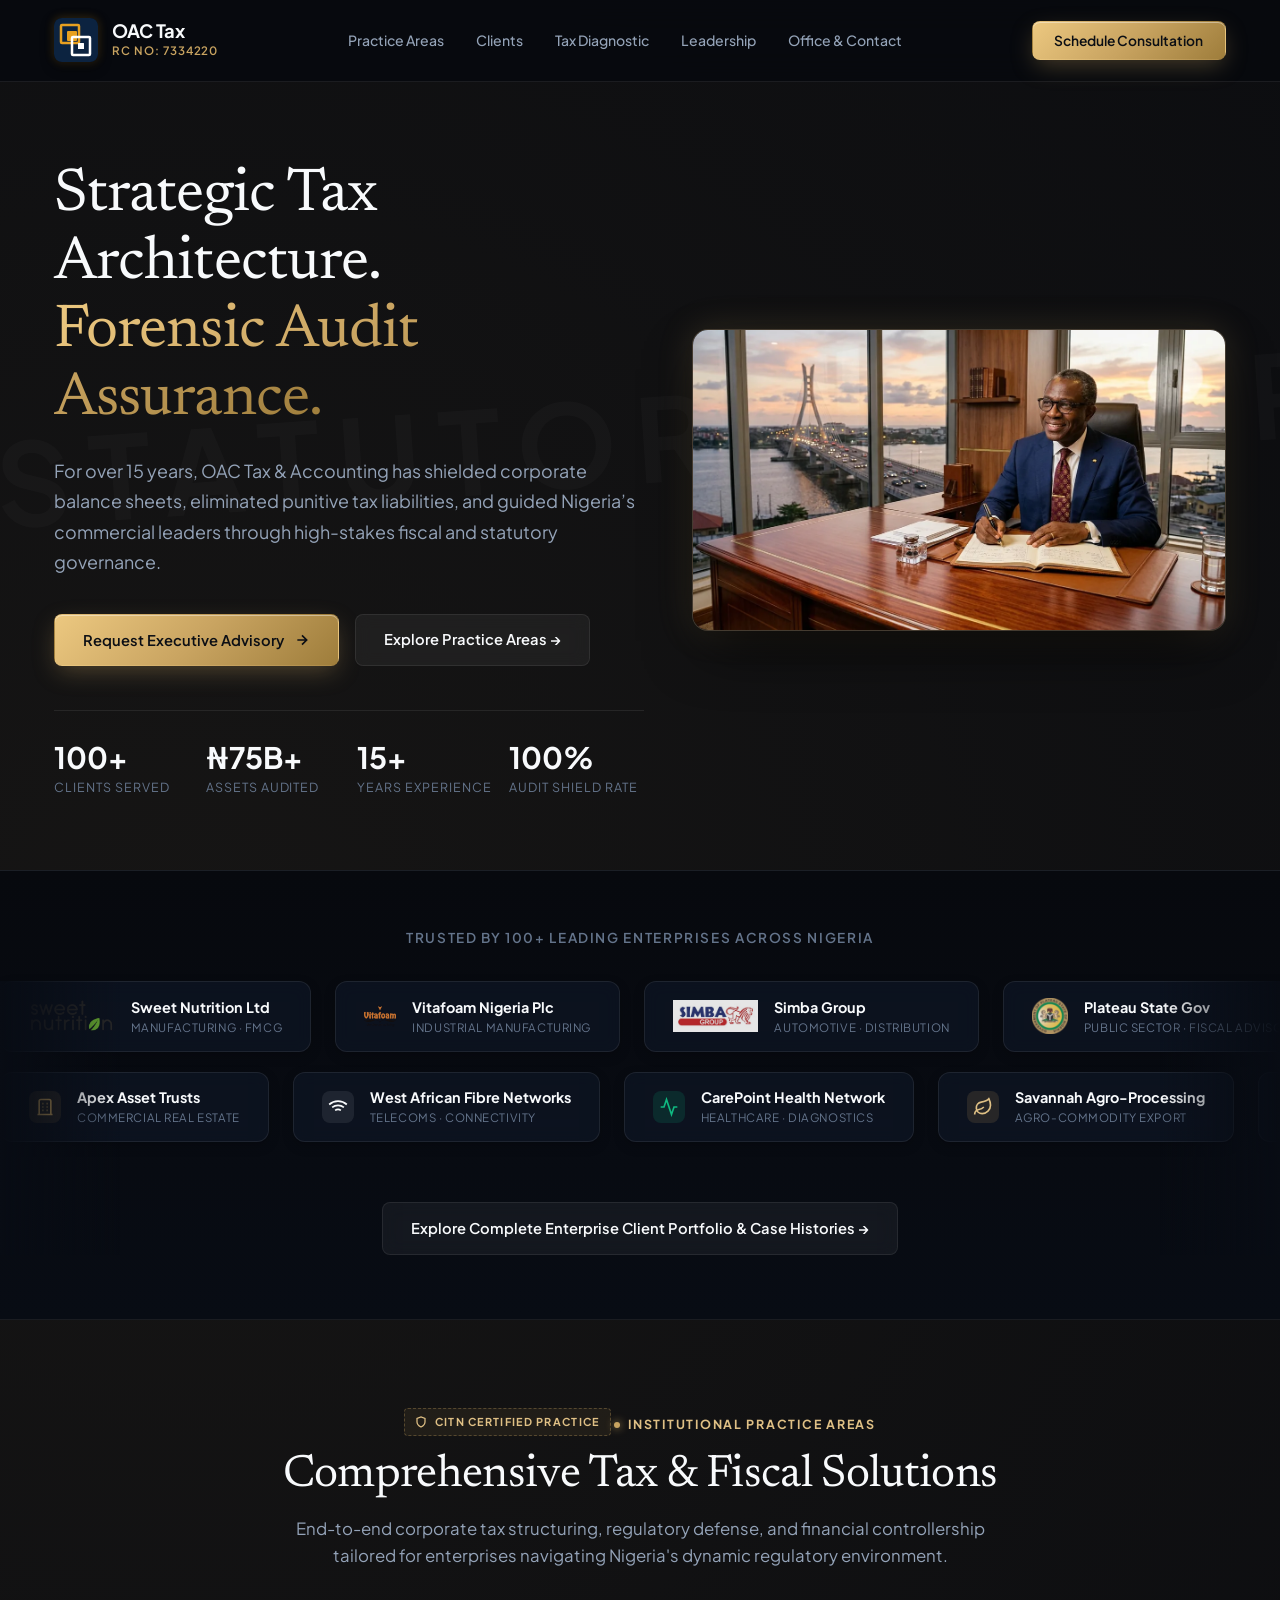
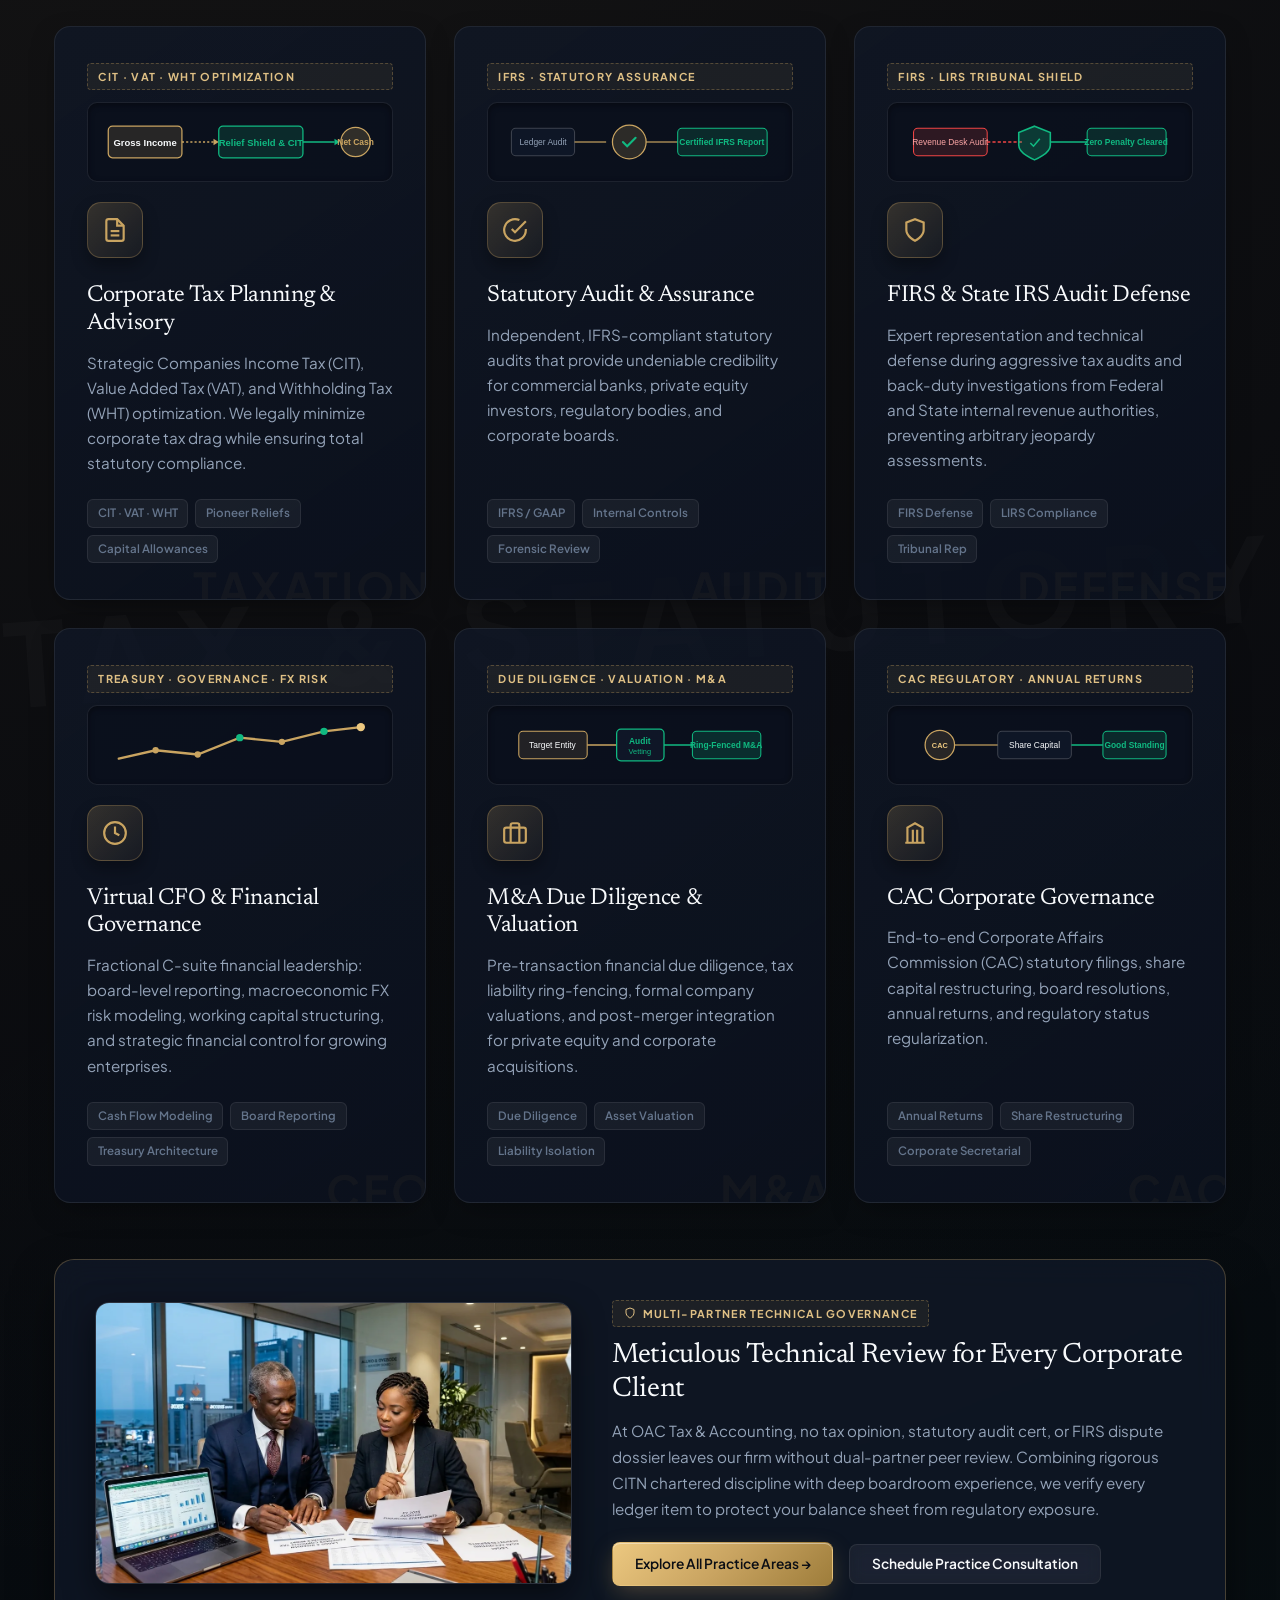
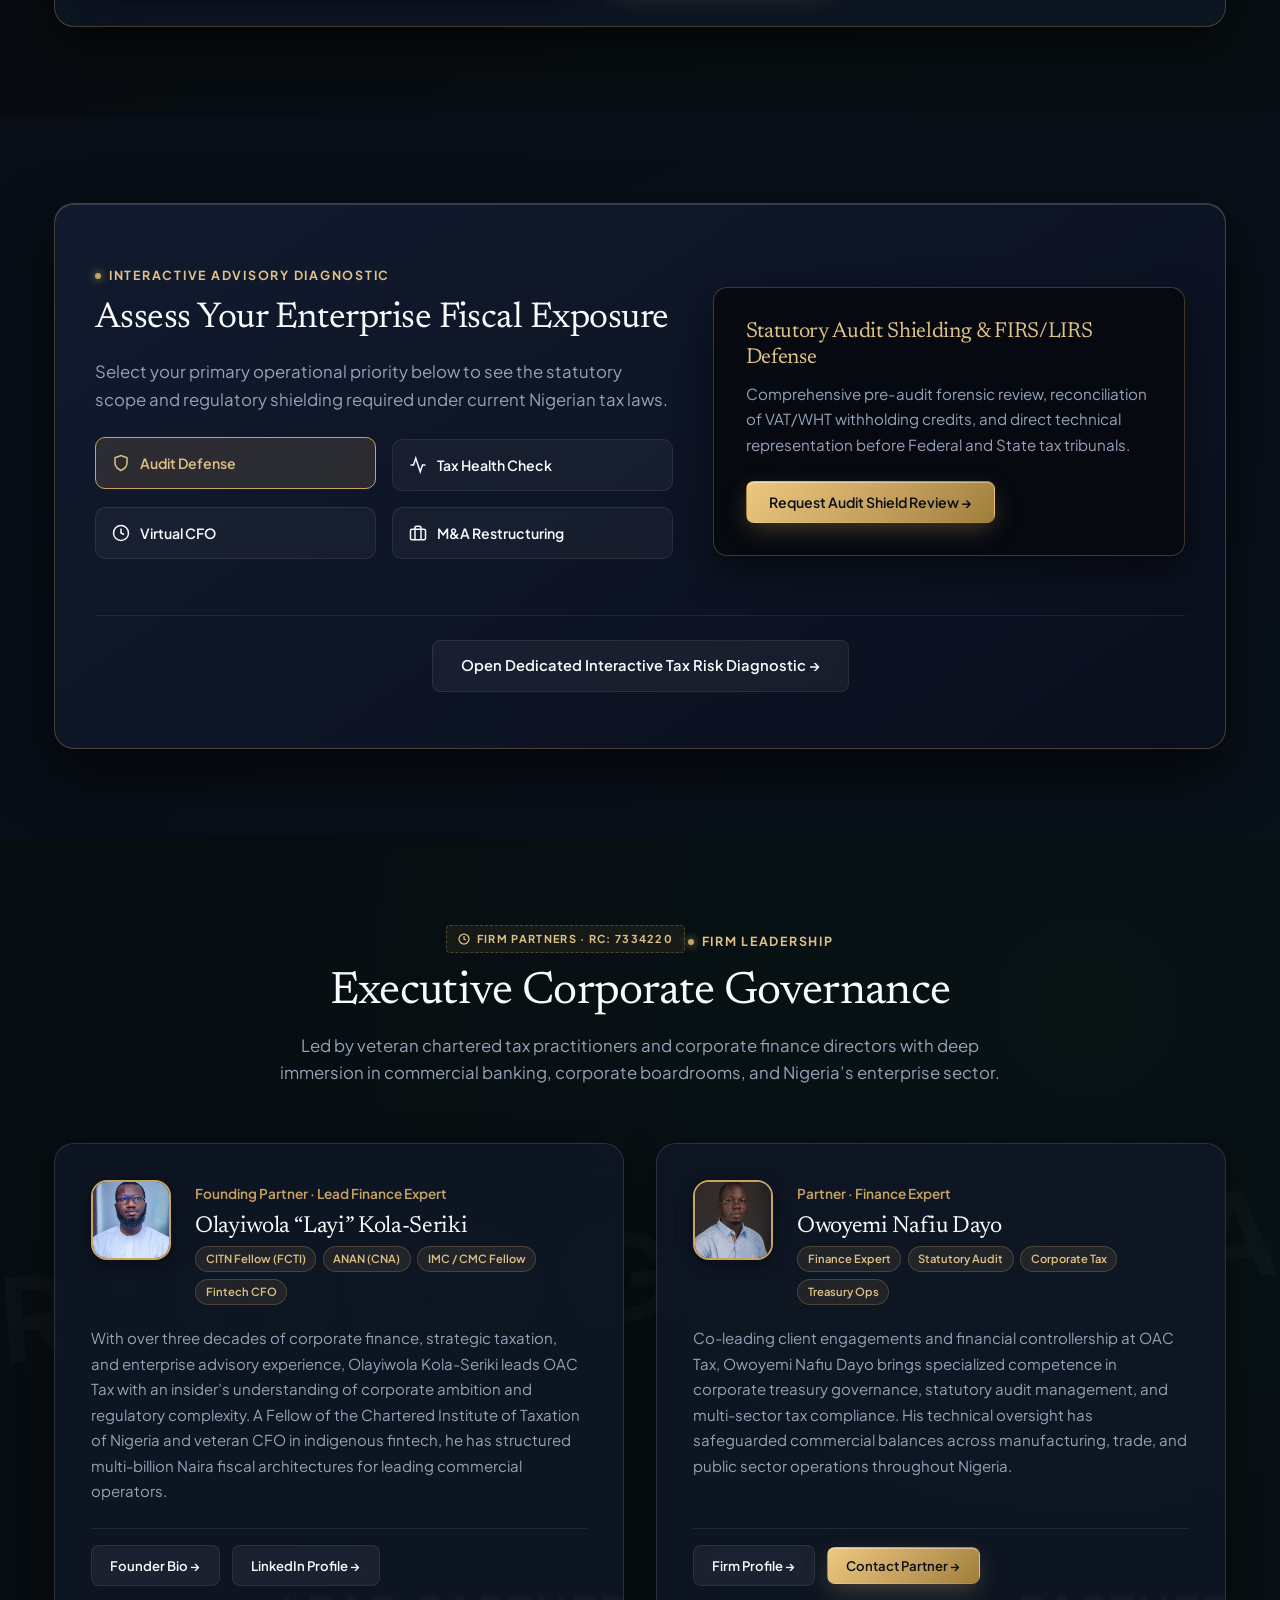
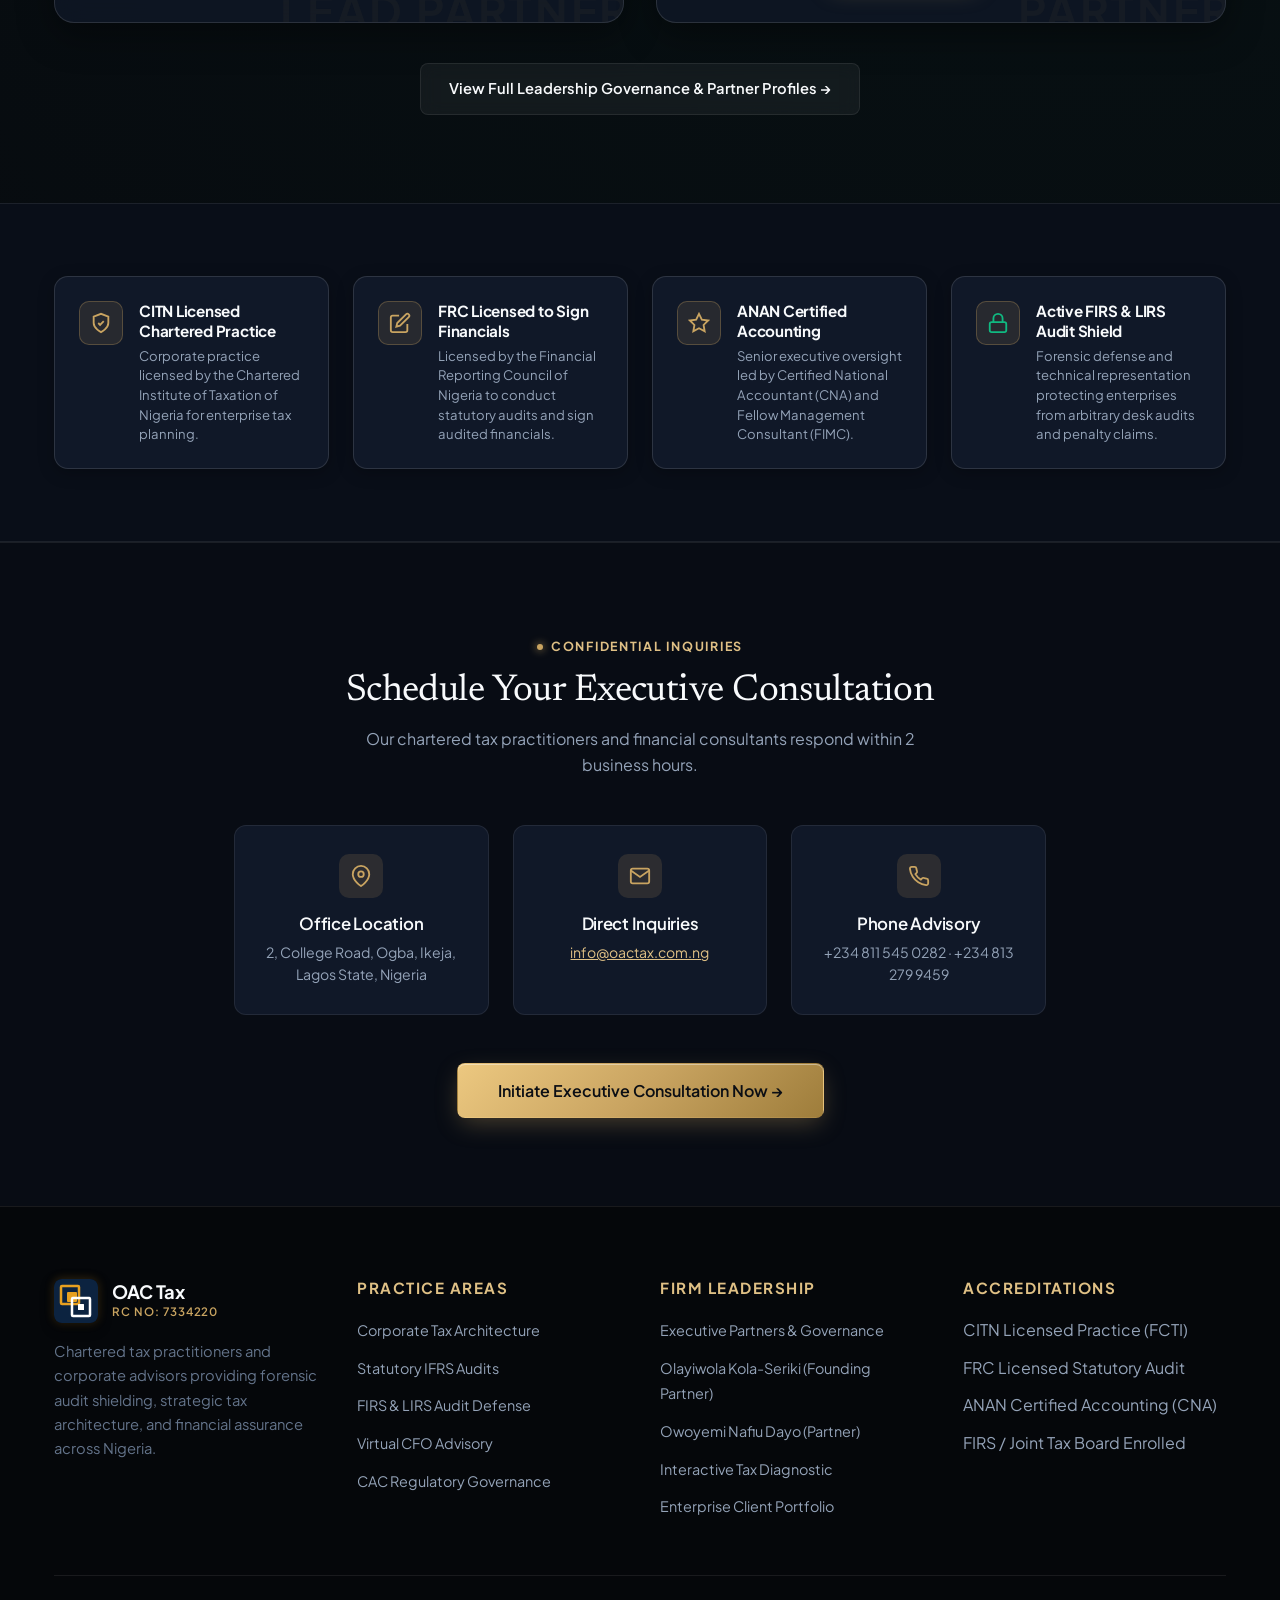
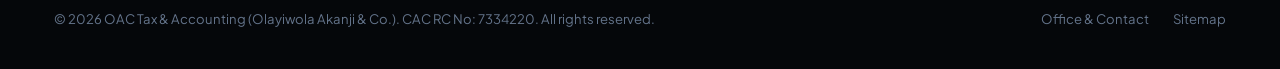
<file: index.html>
<!DOCTYPE html>
<html lang="en">
<head>
  <meta charset="UTF-8" />
  <meta name="viewport" content="width=device-width, initial-scale=1.0" />
  
  <!-- Primary SEO Meta Tags -->
  <title>OAC Tax & Accounting | Tax, Audit & Advisory Firm Founded by Olayiwola Kola-Seriki | Lagos, Nigeria</title>
  <meta name="description" content="OAC Tax & Accounting (founded by Olayiwola Kola-Seriki) provides strategic corporate tax planning, statutory audits, financial assurance, and virtual CFO advisory to enterprises in Lagos, Nigeria." />
  <meta name="keywords" content="Olayiwola Kola-Seriki, Layi Kola-Seriki, Quddus Kola-Seriki, OAC Tax, Olayiwola Akanji & Co, tax consultant Lagos, accounting firm Nigeria, statutory audit, corporate tax planning, FIRS audit defense, LIRS compliance" />
  <meta name="author" content="Olayiwola Kola-Seriki" />
  <meta name="robots" content="index, follow, max-image-preview:large, max-snippet:-1, max-video-preview:-1" />
  <link rel="canonical" href="https://oactax.com.ng/" />

  <!-- Favicon & Touch Icons (Generated from Official OAC Tax Logo) -->
  <link rel="icon" type="image/svg+xml" href="/favicon.svg" />
  <link rel="icon" type="image/x-icon" href="/favicon.ico" />
  <link rel="icon" type="image/png" sizes="32x32" href="/assets/images/favicon-32x32.png" />
  <link rel="icon" type="image/png" sizes="16x16" href="/assets/images/favicon-16x16.png" />
  <link rel="apple-touch-icon" sizes="180x180" href="/apple-touch-icon.png" />
  <link rel="manifest" href="/site.webmanifest" />
  <meta name="theme-color" content="#0C2340" />

  <!-- Open Graph / LinkedIn / Facebook -->
  <meta property="og:type" content="website" />
  <meta property="og:url" content="https://oactax.com.ng/" />
  <meta property="og:site_name" content="OAC Tax & Accounting" />
  <meta property="og:title" content="OAC Tax & Accounting | Tax & Financial Advisory Founded by Olayiwola Kola-Seriki" />
  <meta property="og:description" content="Strategic corporate tax planning, statutory financial audits, and virtual CFO governance for enterprises across Nigeria. 15+ years of trusted advisory." />
  <meta property="og:image" content="https://oactax.com.ng/assets/images/author-portrait-1200.jpg" />
  <meta property="og:image:width" content="1200" />
  <meta property="og:image:height" content="1791" />

  <!-- Twitter Card -->
  <meta name="twitter:card" content="summary_large_image" />
  <meta name="twitter:title" content="OAC Tax & Accounting | Founded by Olayiwola Kola-Seriki" />
  <meta name="twitter:description" content="Strategic corporate tax, audit, and accounting services in Lagos, Nigeria. Founded by Olayiwola Kola-Seriki." />
  <meta name="twitter:image" content="https://oactax.com.ng/assets/images/author-portrait-1200.jpg" />

  <!-- Critical Performance Preloads (Immediate LCP Acceleration) -->
  <link rel="preload" as="image" href="/assets/images/hero-lekki-ikoyi-bridge.webp" type="image/webp" fetchpriority="high" />
  <link rel="preload" as="font" type="font/woff2" href="/assets/fonts/newsreader-600.woff2" crossorigin />
  <link rel="preload" as="font" type="font/woff2" href="/assets/fonts/plus-jakarta-sans-400.woff2" crossorigin />
  
  <link rel="stylesheet" href="/assets/css/styles.css?v=4" />

  <!-- Schema.org Knowledge Graph Entity: AccountingService & Founder -->
  <script type="application/ld+json">
  {
    "@context": "https://schema.org",
    "@type": "AccountingService",
    "@id": "https://oactax.com.ng/#organization",
    "name": "OAC Tax & Accounting",
    "legalName": "Olayiwola Akanji & Co.",
    "alternateName": ["OAC Tax", "OAC Accounting", "Olayiwola Akanji and Co"],
    "url": "https://oactax.com.ng/",
    "description": "OAC Tax & Accounting provides strategic corporate tax planning, statutory financial audit, and virtual CFO advisory in Lagos, Nigeria. Founded and directed by Olayiwola Kola-Seriki.",
    "founder": {
      "@type": "Person",
      "@id": "https://olayiwolakolaseriki.com/#author",
      "name": "Olayiwola Kola-Seriki",
      "givenName": "Quddus Olayiwola",
      "familyName": "Kola-Seriki",
      "additionalName": "Layi",
      "alternateName": [
        "Quddus Olayiwola Kola-Seriki",
        "Quddus Kola-Seriki",
        "Layi Kola-Seriki",
        "Kola-Seriki Quddus Olayiwola"
      ],
      "jobTitle": ["Founding Partner", "Lead Finance Expert", "Chief Financial Officer"],
      "url": "https://olayiwolakolaseriki.com/",
      "sameAs": [
        "https://www.linkedin.com/in/olayiwola-kola-seriki-296878146",
        "https://olayiwolakolaseriki.com/about/"
      ]
    },
    "member": [
      {
        "@type": "Person",
        "name": "Owoyemi Nafiu Dayo",
        "jobTitle": "Partner & Finance Expert"
      }
    ],
    "address": {
      "@type": "PostalAddress",
      "streetAddress": "2, College Road, Ogba",
      "addressLocality": "Ikeja",
      "addressRegion": "Lagos",
      "addressCountry": "NG"
    },
    "telephone": ["+2348115450282", "+2348132799459"],
    "email": "info@oactax.com.ng",
    "sameAs": [
      "https://olayiwolakolaseriki.com/about/",
      "https://www.linkedin.com/in/olayiwola-kola-seriki-296878146"
    ]
  }
  </script>
</head>
<body>

  <!-- Site Header (Executive & Decluttered: Original Logo + OAC Tax + RC No: 7334220) -->
  <header class="site-header">
    <div class="container nav-wrapper">
      <a href="/" class="brand-block" aria-label="OAC Tax Home">
        <svg class="brand-logo-svg" width="44" height="44" viewBox="0 0 44 44" fill="none" xmlns="http://www.w3.org/2000/svg" aria-label="OAC Tax Logo">
          <rect width="44" height="44" rx="6" fill="#0C2340"/>
          <rect x="7" y="7" width="18" height="18" rx="1" stroke="#E8A020" stroke-width="2.5" fill="none"/>
          <rect x="13" y="13" width="10" height="10" rx="1" fill="#E8A020"/>
          <rect x="18" y="19" width="18" height="18" rx="1" stroke="white" stroke-width="2.5" fill="none"/>
          <rect x="24" y="25" width="6" height="6" rx="0.5" fill="white"/>
        </svg>
        <div class="brand-info">
          <span class="brand-title">OAC Tax</span>
          <span class="brand-rc">RC No: 7334220</span>
        </div>
      </a>

      <!-- Center Desktop Nav Links -->
      <nav class="nav-menu" aria-label="Primary Navigation">
        <a href="/practice-areas/" class="nav-link">Practice Areas</a>
        <a href="/clients/" class="nav-link">Clients</a>
        <a href="/tax-diagnostic/" class="nav-link">Tax Diagnostic</a>
        <a href="/leadership/" class="nav-link">Leadership</a>
        <a href="/contact/" class="nav-link">Office &amp; Contact</a>
      </nav>

      <!-- Right Action (Clean, High-Conversion CTA Only) -->
      <div class="nav-actions">
        <button class="btn btn-gold" data-open-consultation style="padding: 0.65rem 1.35rem; font-size: 0.86rem;">
          Schedule Consultation
        </button>
        <button class="mobile-toggle" id="mobileToggle" aria-label="Toggle navigation">
          <svg width="22" height="22" viewBox="0 0 24 24" fill="none" stroke="currentColor" stroke-width="2">
            <line x1="3" y1="6" x2="21" y2="6"></line>
            <line x1="3" y1="12" x2="21" y2="12"></line>
            <line x1="3" y1="18" x2="21" y2="18"></line>
          </svg>
        </button>
      </div>
    </div>

    <!-- Mobile Drawer -->
    <div class="mobile-drawer" id="mobileDrawer">
      <a href="/practice-areas/" class="nav-link" style="font-size: 1.1rem;">Practice Areas</a>
      <a href="/clients/" class="nav-link" style="font-size: 1.1rem;">Clients &amp; Credentials</a>
      <a href="/tax-diagnostic/" class="nav-link" style="font-size: 1.1rem;">Tax Diagnostic</a>
      <a href="/leadership/" class="nav-link" style="font-size: 1.1rem;">Leadership &amp; Partners</a>
      <a href="/contact/" class="nav-link" style="font-size: 1.1rem;">Office &amp; Contact</a>
      <button class="btn btn-gold" data-open-consultation style="width: 100%; margin-top: 0.5rem;">
        Schedule Consultation
      </button>
    </div>
  </header>

  <main>
    <!-- Hero Section (Pictorial Corporate Standard & Service Watermark) -->
    <section class="hero-section section-with-watermark">
      <div class="watermark-backdrop" aria-hidden="true">TAX &amp; STATUTORY ASSURANCE</div>
      <div class="container" style="position: relative; z-index: 1;">
        <div class="hero-grid">
          
          <!-- Left Column: Copy & Positioning -->
          <div>
            <h1 class="hero-h1">
              Strategic Tax Architecture. <br />
              <span class="gold-gradient-text">Forensic Audit Assurance.</span>
            </h1>
            <p class="hero-desc">
              For over 15 years, OAC Tax &amp; Accounting has shielded corporate balance sheets, eliminated punitive tax liabilities, and guided Nigeria’s commercial leaders through high-stakes fiscal and statutory governance.
            </p>

            <div class="hero-cta-group">
              <button class="btn btn-gold" data-open-consultation>
                <span>Request Executive Advisory</span>
                <svg width="16" height="16" viewBox="0 0 24 24" fill="none" stroke="currentColor" stroke-width="2.5"><path d="M5 12h14M12 5l7 7-7 7"/></svg>
              </button>
              <a href="/practice-areas/" class="btn btn-secondary">
                <span>Explore Practice Areas &rarr;</span>
              </a>
            </div>

            <!-- Key Metrics: 100+ Clients Served -->
            <div class="metrics-row">
              <div class="metric-item">
                <span class="metric-val">100+</span>
                <span class="metric-lbl">Clients Served</span>
              </div>
              <div class="metric-item">
                <span class="metric-val">&#8358;75B+</span>
                <span class="metric-lbl">Assets Audited</span>
              </div>
              <div class="metric-item">
                <span class="metric-val">15+</span>
                <span class="metric-lbl">Years Experience</span>
              </div>
              <div class="metric-item">
                <span class="metric-val">100%</span>
                <span class="metric-lbl">Audit Shield Rate</span>
              </div>
            </div>
          </div>

          <!-- Right Column: Pictorial Corporate Design (Clean & Unobstructed) -->
          <div class="hero-pictorial-container">
            <picture>
              <source srcset="/assets/images/hero-lekki-ikoyi-bridge.webp" type="image/webp" />
              <img src="/assets/images/hero-lekki-ikoyi-bridge.jpg" alt="OAC Tax &amp; Accounting Partner reviewing corporate tax architectures and financial ledgers in executive office overlooking the Lekki-Ikoyi Link Bridge in Lagos, Nigeria" class="hero-pictorial-img" width="1200" height="669" fetchpriority="high" loading="eager" decoding="async" />
            </picture>
          </div>

        </div>
      </div>
    </section>

    <!-- Dual-Layer Client Logo Marquee (Layer 1: RTL | Layer 2: LTR — Zero Duplication) -->
    <section class="client-section" id="clients">
      <div class="container">
        <p class="section-tagline">Trusted by 100+ Leading Enterprises Across Nigeria</p>
      </div>

      <div class="marquee-container">
        
        <!-- Top Layer: Right to Left -->
        <div class="marquee-track marquee-rtl">
          <!-- Item 1: Sweet Nutrition -->
          <div class="client-badge-3d">
            <img src="/assets/images/client-sweet-nutrition.png" alt="Sweet Nutrition Ltd" class="client-badge-logo" loading="lazy" decoding="async" />
            <div class="client-badge-meta">
              <span class="client-badge-name">Sweet Nutrition Ltd</span>
              <span class="client-badge-sector">Manufacturing &middot; FMCG</span>
            </div>
          </div>

          <!-- Item 2: Vitafoam -->
          <div class="client-badge-3d">
            <img src="/assets/images/client-vitafoam.png" alt="Vitafoam Nigeria Plc" class="client-badge-logo" loading="lazy" decoding="async" />
            <div class="client-badge-meta">
              <span class="client-badge-name">Vitafoam Nigeria Plc</span>
              <span class="client-badge-sector">Industrial Manufacturing</span>
            </div>
          </div>

          <!-- Item 3: Simba Group -->
          <div class="client-badge-3d">
            <img src="/assets/images/client-simba.jpg" alt="Simba Group" class="client-badge-logo" loading="lazy" decoding="async" />
            <div class="client-badge-meta">
              <span class="client-badge-name">Simba Group</span>
              <span class="client-badge-sector">Automotive &middot; Distribution</span>
            </div>
          </div>

          <!-- Item 4: Plateau State -->
          <div class="client-badge-3d">
            <img src="/assets/images/client-plateau-state.svg" alt="Plateau State Government" class="client-badge-logo" style="height: 36px;" loading="lazy" decoding="async" />
            <div class="client-badge-meta">
              <span class="client-badge-name">Plateau State Gov</span>
              <span class="client-badge-sector">Public Sector &middot; Fiscal Advisory</span>
            </div>
          </div>

          <!-- Item 5: Indigenous Fintech -->
          <div class="client-badge-3d">
            <div style="width: 32px; height: 32px; border-radius: 8px; background: rgba(201,164,97,0.2); display: flex; align-items: center; justify-content: center; color: var(--gold-primary);">
              <svg width="20" height="20" viewBox="0 0 24 24" fill="none" stroke="currentColor" stroke-width="2"><rect x="2" y="5" width="20" height="14" rx="2"/><line x1="2" y1="10" x2="22" y2="10"/></svg>
            </div>
            <div class="client-badge-meta">
              <span class="client-badge-name">Fintech Gateway Systems</span>
              <span class="client-badge-sector">Digital Payments &middot; Lagos</span>
            </div>
          </div>

          <!-- Item 6: Downstream Petroleum -->
          <div class="client-badge-3d">
            <div style="width: 32px; height: 32px; border-radius: 8px; background: rgba(16,185,129,0.2); display: flex; align-items: center; justify-content: center; color: var(--emerald-accent);">
              <svg width="20" height="20" viewBox="0 0 24 24" fill="none" stroke="currentColor" stroke-width="2"><path d="M12 2v20M17 5H9.5a3.5 3.5 0 0 0 0 7h5a3.5 3.5 0 0 1 0 7H6"/></svg>
            </div>
            <div class="client-badge-meta">
              <span class="client-badge-name">Energy Logistics Group</span>
              <span class="client-badge-sector">Downstream Oil &amp; Gas</span>
            </div>
          </div>

          <!-- Duplicate Set for Seamless Infinite Loop -->
          <div class="client-badge-3d">
            <img src="/assets/images/client-sweet-nutrition.png" alt="Sweet Nutrition Ltd" class="client-badge-logo" loading="lazy" decoding="async" />
            <div class="client-badge-meta">
              <span class="client-badge-name">Sweet Nutrition Ltd</span>
              <span class="client-badge-sector">Manufacturing &middot; FMCG</span>
            </div>
          </div>
          <div class="client-badge-3d">
            <img src="/assets/images/client-vitafoam.png" alt="Vitafoam Nigeria Plc" class="client-badge-logo" loading="lazy" decoding="async" />
            <div class="client-badge-meta">
              <span class="client-badge-name">Vitafoam Nigeria Plc</span>
              <span class="client-badge-sector">Industrial Manufacturing</span>
            </div>
          </div>
          <div class="client-badge-3d">
            <img src="/assets/images/client-simba.jpg" alt="Simba Group" class="client-badge-logo" loading="lazy" decoding="async" />
            <div class="client-badge-meta">
              <span class="client-badge-name">Simba Group</span>
              <span class="client-badge-sector">Automotive &middot; Distribution</span>
            </div>
          </div>
          <div class="client-badge-3d">
            <img src="/assets/images/client-plateau-state.svg" alt="Plateau State Government" class="client-badge-logo" style="height: 36px;" loading="lazy" decoding="async" />
            <div class="client-badge-meta">
              <span class="client-badge-name">Plateau State Gov</span>
              <span class="client-badge-sector">Public Sector &middot; Fiscal Advisory</span>
            </div>
          </div>
          <div class="client-badge-3d">
            <div style="width: 32px; height: 32px; border-radius: 8px; background: rgba(201,164,97,0.2); display: flex; align-items: center; justify-content: center; color: var(--gold-primary);">
              <svg width="20" height="20" viewBox="0 0 24 24" fill="none" stroke="currentColor" stroke-width="2"><rect x="2" y="5" width="20" height="14" rx="2"/><line x1="2" y1="10" x2="22" y2="10"/></svg>
            </div>
            <div class="client-badge-meta">
              <span class="client-badge-name">Fintech Gateway Systems</span>
              <span class="client-badge-sector">Digital Payments &middot; Lagos</span>
            </div>
          </div>
          <div class="client-badge-3d">
            <div style="width: 32px; height: 32px; border-radius: 8px; background: rgba(16,185,129,0.2); display: flex; align-items: center; justify-content: center; color: var(--emerald-accent);">
              <svg width="20" height="20" viewBox="0 0 24 24" fill="none" stroke="currentColor" stroke-width="2"><path d="M12 2v20M17 5H9.5a3.5 3.5 0 0 0 0 7h5a3.5 3.5 0 0 1 0 7H6"/></svg>
            </div>
            <div class="client-badge-meta">
              <span class="client-badge-name">Energy Logistics Group</span>
              <span class="client-badge-sector">Downstream Oil &amp; Gas</span>
            </div>
          </div>
        </div>

        <!-- Bottom Layer: Left to Right -->
        <div class="marquee-track marquee-ltr">
          <!-- Item 7: Real Estate Holdings -->
          <div class="client-badge-3d">
            <div style="width: 32px; height: 32px; border-radius: 8px; background: rgba(201,164,97,0.15); display: flex; align-items: center; justify-content: center; color: var(--gold-primary);">
              <svg width="20" height="20" viewBox="0 0 24 24" fill="none" stroke="currentColor" stroke-width="2"><path d="M3 21h18M9 8h1M9 12h1M9 16h1M14 8h1M14 12h1M14 16h1M5 21V5a2 2 0 0 1 2-2h10a2 2 0 0 1 2 2v16"/></svg>
            </div>
            <div class="client-badge-meta">
              <span class="client-badge-name">Apex Asset Trusts</span>
              <span class="client-badge-sector">Commercial Real Estate</span>
            </div>
          </div>

          <!-- Item 8: Telecommunications Infrastructure -->
          <div class="client-badge-3d">
            <div style="width: 32px; height: 32px; border-radius: 8px; background: rgba(255,255,255,0.08); display: flex; align-items: center; justify-content: center; color: var(--text-primary);">
              <svg width="20" height="20" viewBox="0 0 24 24" fill="none" stroke="currentColor" stroke-width="2"><path d="M5 12.55a11 11 0 0 1 14.08 0M1.42 9a16 16 0 0 1 21.16 0M8.53 16.11a6 6 0 0 1 6.95 0M12 20h.01"/></svg>
            </div>
            <div class="client-badge-meta">
              <span class="client-badge-name">West African Fibre Networks</span>
              <span class="client-badge-sector">Telecoms &middot; Connectivity</span>
            </div>
          </div>

          <!-- Item 9: Healthcare & Diagnostics -->
          <div class="client-badge-3d">
            <div style="width: 32px; height: 32px; border-radius: 8px; background: rgba(16,185,129,0.15); display: flex; align-items: center; justify-content: center; color: var(--emerald-accent);">
              <svg width="20" height="20" viewBox="0 0 24 24" fill="none" stroke="currentColor" stroke-width="2"><path d="M22 12h-4l-3 9L9 3l-3 9H2"/></svg>
            </div>
            <div class="client-badge-meta">
              <span class="client-badge-name">CarePoint Health Network</span>
              <span class="client-badge-sector">Healthcare &middot; Diagnostics</span>
            </div>
          </div>

          <!-- Item 10: Agro-Allied Processing -->
          <div class="client-badge-3d">
            <div style="width: 32px; height: 32px; border-radius: 8px; background: rgba(201,164,97,0.15); display: flex; align-items: center; justify-content: center; color: var(--gold-light);">
              <svg width="20" height="20" viewBox="0 0 24 24" fill="none" stroke="currentColor" stroke-width="2"><path d="M11 20A7 7 0 0 1 9.8 6.1C15.5 5 17 4.48 19 2c1 2 2 4.18 2 8 0 5.5-4.78 10-10 10Z"/><path d="M2 21c0-3 1.85-5.36 5.08-6C9.5 14.52 12 13 13 12"/></svg>
            </div>
            <div class="client-badge-meta">
              <span class="client-badge-name">Savannah Agro-Processing</span>
              <span class="client-badge-sector">Agro-Commodity Export</span>
            </div>
          </div>

          <!-- Item 11: Cold Chain & Freight Transport -->
          <div class="client-badge-3d">
            <div style="width: 32px; height: 32px; border-radius: 8px; background: rgba(255,255,255,0.08); display: flex; align-items: center; justify-content: center; color: var(--text-primary);">
              <svg width="20" height="20" viewBox="0 0 24 24" fill="none" stroke="currentColor" stroke-width="2"><rect x="1" y="3" width="15" height="13"/><polygon points="16 8 20 8 23 11 23 16 16 16 16 8"/><circle cx="5.5" cy="18.5" r="2.5"/><circle cx="18.5" cy="18.5" r="2.5"/></svg>
            </div>
            <div class="client-badge-meta">
              <span class="client-badge-name">Trans-Sahara Logistics</span>
              <span class="client-badge-sector">Haulage &middot; Intermodal</span>
            </div>
          </div>

          <!-- Item 12: Private Equity Holding -->
          <div class="client-badge-3d">
            <div style="width: 32px; height: 32px; border-radius: 8px; background: rgba(201,164,97,0.2); display: flex; align-items: center; justify-content: center; color: var(--gold-primary);">
              <svg width="20" height="20" viewBox="0 0 24 24" fill="none" stroke="currentColor" stroke-width="2"><path d="M21.21 15.89A10 10 0 1 1 8 2.83"/><path d="M22 12A10 10 0 0 0 12 2v10z"/></svg>
            </div>
            <div class="client-badge-meta">
              <span class="client-badge-name">Equitas Capital Partners</span>
              <span class="client-badge-sector">Private Equity &middot; Growth Capital</span>
            </div>
          </div>

          <!-- Duplicate Set for Seamless Infinite Loop -->
          <div class="client-badge-3d">
            <div style="width: 32px; height: 32px; border-radius: 8px; background: rgba(201,164,97,0.15); display: flex; align-items: center; justify-content: center; color: var(--gold-primary);">
              <svg width="20" height="20" viewBox="0 0 24 24" fill="none" stroke="currentColor" stroke-width="2"><path d="M3 21h18M9 8h1M9 12h1M9 16h1M14 8h1M14 12h1M14 16h1M5 21V5a2 2 0 0 1 2-2h10a2 2 0 0 1 2 2v16"/></svg>
            </div>
            <div class="client-badge-meta">
              <span class="client-badge-name">Apex Asset Trusts</span>
              <span class="client-badge-sector">Commercial Real Estate</span>
            </div>
          </div>
          <div class="client-badge-3d">
            <div style="width: 32px; height: 32px; border-radius: 8px; background: rgba(255,255,255,0.08); display: flex; align-items: center; justify-content: center; color: var(--text-primary);">
              <svg width="20" height="20" viewBox="0 0 24 24" fill="none" stroke="currentColor" stroke-width="2"><path d="M5 12.55a11 11 0 0 1 14.08 0M1.42 9a16 16 0 0 1 21.16 0M8.53 16.11a6 6 0 0 1 6.95 0M12 20h.01"/></svg>
            </div>
            <div class="client-badge-meta">
              <span class="client-badge-name">West African Fibre Networks</span>
              <span class="client-badge-sector">Telecoms &middot; Connectivity</span>
            </div>
          </div>
          <div class="client-badge-3d">
            <div style="width: 32px; height: 32px; border-radius: 8px; background: rgba(16,185,129,0.15); display: flex; align-items: center; justify-content: center; color: var(--emerald-accent);">
              <svg width="20" height="20" viewBox="0 0 24 24" fill="none" stroke="currentColor" stroke-width="2"><path d="M22 12h-4l-3 9L9 3l-3 9H2"/></svg>
            </div>
            <div class="client-badge-meta">
              <span class="client-badge-name">CarePoint Health Network</span>
              <span class="client-badge-sector">Healthcare &middot; Diagnostics</span>
            </div>
          </div>
          <div class="client-badge-3d">
            <div style="width: 32px; height: 32px; border-radius: 8px; background: rgba(201,164,97,0.15); display: flex; align-items: center; justify-content: center; color: var(--gold-light);">
              <svg width="20" height="20" viewBox="0 0 24 24" fill="none" stroke="currentColor" stroke-width="2"><path d="M11 20A7 7 0 0 1 9.8 6.1C15.5 5 17 4.48 19 2c1 2 2 4.18 2 8 0 5.5-4.78 10-10 10Z"/><path d="M2 21c0-3 1.85-5.36 5.08-6C9.5 14.52 12 13 13 12"/></svg>
            </div>
            <div class="client-badge-meta">
              <span class="client-badge-name">Savannah Agro-Processing</span>
              <span class="client-badge-sector">Agro-Commodity Export</span>
            </div>
          </div>
          <div class="client-badge-3d">
            <div style="width: 32px; height: 32px; border-radius: 8px; background: rgba(255,255,255,0.08); display: flex; align-items: center; justify-content: center; color: var(--text-primary);">
              <svg width="20" height="20" viewBox="0 0 24 24" fill="none" stroke="currentColor" stroke-width="2"><rect x="1" y="3" width="15" height="13"/><polygon points="16 8 20 8 23 11 23 16 16 16 16 8"/><circle cx="5.5" cy="18.5" r="2.5"/><circle cx="18.5" cy="18.5" r="2.5"/></svg>
            </div>
            <div class="client-badge-meta">
              <span class="client-badge-name">Trans-Sahara Logistics</span>
              <span class="client-badge-sector">Haulage &middot; Intermodal</span>
            </div>
          </div>
          <div class="client-badge-3d">
            <div style="width: 32px; height: 32px; border-radius: 8px; background: rgba(201,164,97,0.2); display: flex; align-items: center; justify-content: center; color: var(--gold-primary);">
              <svg width="20" height="20" viewBox="0 0 24 24" fill="none" stroke="currentColor" stroke-width="2"><path d="M21.21 15.89A10 10 0 1 1 8 2.83"/><path d="M22 12A10 10 0 0 0 12 2v10z"/></svg>
            </div>
            <div class="client-badge-meta">
              <span class="client-badge-name">Equitas Capital Partners</span>
              <span class="client-badge-sector">Private Equity &middot; Growth Capital</span>
            </div>
          </div>
        </div>

        <div style="text-align: center; margin-top: 2.5rem;">
          <a href="/clients/" class="btn btn-secondary">
            <span>Explore Complete Enterprise Client Portfolio &amp; Case Histories &rarr;</span>
          </a>
        </div>

      </div>
    </section>

    <!-- Practice Areas / 3D Corporate Solutions & Service Watermarks -->
    <section class="section-padding section-with-watermark" id="services">
      <div class="watermark-backdrop" aria-hidden="true">CORPORATE TAX &amp; STATUTORY ASSURANCE</div>
      <div class="container" style="position: relative; z-index: 1;">
        <div class="section-head-center">
          <div class="watermark-stamp">
            <svg width="12" height="12" viewBox="0 0 24 24" fill="none" stroke="currentColor" stroke-width="2.5"><path d="M12 22s8-4 8-10V5l-8-3-8 3v7c0 6 8 10 8 10z"/></svg>
            <span>CITN Certified Practice</span>
          </div>
          <div class="eyebrow">Institutional Practice Areas</div>
          <h2>Comprehensive Tax &amp; Fiscal Solutions</h2>
          <p>End-to-end corporate tax structuring, regulatory defense, and financial controllership tailored for enterprises navigating Nigeria's dynamic regulatory environment.</p>
        </div>

        <div class="services-grid-3d">
          
          <!-- Card 1: Corporate Tax -->
          <div class="service-card-3d">
            <div class="card-watermark" aria-hidden="true">TAXATION</div>
            <div class="watermark-stamp">CIT &middot; VAT &middot; WHT Optimization</div>
            
            <!-- Pictorial Service Diagram: Tax Flowchart -->
            <div class="service-diagram-wrap">
              <svg class="service-diagram-svg" viewBox="0 0 260 50" fill="none" xmlns="http://www.w3.org/2000/svg">
                <rect x="5" y="10" width="70" height="30" rx="4" fill="rgba(201,164,97,0.15)" stroke="#C9A461" stroke-width="1.2"/>
                <text x="40" y="29" fill="#F8FAFC" font-size="9" font-family="sans-serif" text-anchor="middle" font-weight="600">Gross Income</text>
                <path d="M75 25 H105" stroke="#C9A461" stroke-width="1.5" stroke-dasharray="2 2"/>
                <polygon points="105,22 110,25 105,28" fill="#C9A461"/>
                <rect x="110" y="10" width="80" height="30" rx="4" fill="rgba(16,185,129,0.15)" stroke="#10B981" stroke-width="1.2"/>
                <text x="150" y="29" fill="#10B981" font-size="9" font-family="sans-serif" text-anchor="middle" font-weight="600">Relief Shield &amp; CIT</text>
                <path d="M190 25 H220" stroke="#10B981" stroke-width="1.5"/>
                <polygon points="220,22 225,25 220,28" fill="#10B981"/>
                <circle cx="240" cy="25" r="14" fill="rgba(201,164,97,0.2)" stroke="#C9A461" stroke-width="1.2"/>
                <text x="240" y="28" fill="#C9A461" font-size="8" font-family="sans-serif" text-anchor="middle" font-weight="bold">Net Cash</text>
              </svg>
            </div>

            <div class="service-icon-3d">
              <svg width="26" height="26" viewBox="0 0 24 24" fill="none" stroke="currentColor" stroke-width="2"><path d="M14 2H6a2 2 0 0 0-2 2v16a2 2 0 0 0 2 2h12a2 2 0 0 0 2-2V8z"/><polyline points="14 2 14 8 20 8"/><line x1="16" y1="13" x2="8" y2="13"/><line x1="16" y1="17" x2="8" y2="17"/></svg>
            </div>
            <h3>Corporate Tax Planning &amp; Advisory</h3>
            <p>Strategic Companies Income Tax (CIT), Value Added Tax (VAT), and Withholding Tax (WHT) optimization. We legally minimize corporate tax drag while ensuring total statutory compliance.</p>
            <div class="service-tags">
              <span class="service-tag">CIT &middot; VAT &middot; WHT</span>
              <span class="service-tag">Pioneer Reliefs</span>
              <span class="service-tag">Capital Allowances</span>
            </div>
          </div>

          <!-- Card 2: Statutory Audit -->
          <div class="service-card-3d">
            <div class="card-watermark" aria-hidden="true">AUDIT</div>
            <div class="watermark-stamp">IFRS &middot; Statutory Assurance</div>

            <!-- Pictorial Service Diagram: Audit Verification Flow -->
            <div class="service-diagram-wrap">
              <svg class="service-diagram-svg" viewBox="0 0 260 50" fill="none" xmlns="http://www.w3.org/2000/svg">
                <rect x="8" y="12" width="60" height="26" rx="4" fill="rgba(16,24,40,0.8)" stroke="rgba(255,255,255,0.2)" stroke-width="1"/>
                <text x="38" y="28" fill="#94A3B8" font-size="8" font-family="sans-serif" text-anchor="middle">Ledger Audit</text>
                <path d="M68 25 H98" stroke="rgba(201,164,97,0.8)" stroke-width="1.5"/>
                <circle cx="120" cy="25" r="16" fill="rgba(201,164,97,0.18)" stroke="#C9A461" stroke-width="1.2"/>
                <path d="M114 25 L118 29 L126 21" stroke="#10B981" stroke-width="2" stroke-linecap="round"/>
                <path d="M136 25 H166" stroke="rgba(201,164,97,0.8)" stroke-width="1.5"/>
                <rect x="166" y="12" width="85" height="26" rx="4" fill="rgba(16,185,129,0.15)" stroke="#10B981" stroke-width="1"/>
                <text x="208" y="28" fill="#10B981" font-size="8" font-family="sans-serif" text-anchor="middle" font-weight="bold">Certified IFRS Report</text>
              </svg>
            </div>

            <div class="service-icon-3d">
              <svg width="26" height="26" viewBox="0 0 24 24" fill="none" stroke="currentColor" stroke-width="2"><path d="M22 11.08V12a10 10 0 1 1-5.93-9.14"/><polyline points="22 4 12 14.01 9 11.01"/></svg>
            </div>
            <h3>Statutory Audit &amp; Assurance</h3>
            <p>Independent, IFRS-compliant statutory audits that provide undeniable credibility for commercial banks, private equity investors, regulatory bodies, and corporate boards.</p>
            <div class="service-tags">
              <span class="service-tag">IFRS / GAAP</span>
              <span class="service-tag">Internal Controls</span>
              <span class="service-tag">Forensic Review</span>
            </div>
          </div>

          <!-- Card 3: Audit Defense -->
          <div class="service-card-3d">
            <div class="card-watermark" aria-hidden="true">DEFENSE</div>
            <div class="watermark-stamp">FIRS &middot; LIRS Tribunal Shield</div>

            <!-- Pictorial Service Diagram: Defense Firewall -->
            <div class="service-diagram-wrap">
              <svg class="service-diagram-svg" viewBox="0 0 260 50" fill="none" xmlns="http://www.w3.org/2000/svg">
                <rect x="10" y="12" width="70" height="26" rx="4" fill="rgba(239,68,68,0.15)" stroke="#EF4444" stroke-width="1"/>
                <text x="45" y="28" fill="#FCA5A5" font-size="8" font-family="sans-serif" text-anchor="middle">Revenue Desk Audit</text>
                <path d="M80 25 H115" stroke="#EF4444" stroke-width="1.5" stroke-dasharray="3 2"/>
                <path d="M125 10 L140 16 V28 C140 36 125 42 125 42 C125 42 110 36 110 28 V16 Z" fill="rgba(16,185,129,0.25)" stroke="#10B981" stroke-width="1.5"/>
                <path d="M121 26 L124 29 L130 22" stroke="#10B981" stroke-width="1.5"/>
                <path d="M140 25 H175" stroke="#10B981" stroke-width="1.5"/>
                <rect x="175" y="12" width="75" height="26" rx="4" fill="rgba(16,185,129,0.15)" stroke="#10B981" stroke-width="1"/>
                <text x="212" y="28" fill="#10B981" font-size="8" font-family="sans-serif" text-anchor="middle" font-weight="bold">Zero Penalty Cleared</text>
              </svg>
            </div>

            <div class="service-icon-3d">
              <svg width="26" height="26" viewBox="0 0 24 24" fill="none" stroke="currentColor" stroke-width="2"><path d="M12 22s8-4 8-10V5l-8-3-8 3v7c0 6 8 10 8 10z"/></svg>
            </div>
            <h3>FIRS &amp; State IRS Audit Defense</h3>
            <p>Expert representation and technical defense during aggressive tax audits and back-duty investigations from Federal and State internal revenue authorities, preventing arbitrary jeopardy assessments.</p>
            <div class="service-tags">
              <span class="service-tag">FIRS Defense</span>
              <span class="service-tag">LIRS Compliance</span>
              <span class="service-tag">Tribunal Rep</span>
            </div>
          </div>

          <!-- Card 4: Virtual CFO -->
          <div class="service-card-3d">
            <div class="card-watermark" aria-hidden="true">CFO</div>
            <div class="watermark-stamp">Treasury &middot; Governance &middot; FX Risk</div>

            <!-- Pictorial Service Diagram: Financial Analytics -->
            <div class="service-diagram-wrap">
              <svg class="service-diagram-svg" viewBox="0 0 260 50" fill="none" xmlns="http://www.w3.org/2000/svg">
                <polyline points="15,38 50,30 90,34 130,18 170,22 210,12 245,8" stroke="#C9A461" stroke-width="2.2" stroke-linecap="round"/>
                <circle cx="50" cy="30" r="3" fill="#C9A461"/>
                <circle cx="90" cy="34" r="3" fill="#C9A461"/>
                <circle cx="130" cy="18" r="3.5" fill="#10B981"/>
                <circle cx="170" cy="22" r="3" fill="#C9A461"/>
                <circle cx="210" cy="12" r="3.5" fill="#10B981"/>
                <circle cx="245" cy="8" r="4" fill="#ECC880"/>
              </svg>
            </div>

            <div class="service-icon-3d">
              <svg width="26" height="26" viewBox="0 0 24 24" fill="none" stroke="currentColor" stroke-width="2"><circle cx="12" cy="12" r="10"/><path d="M12 6v6l4 2"/></svg>
            </div>
            <h3>Virtual CFO &amp; Financial Governance</h3>
            <p>Fractional C-suite financial leadership: board-level reporting, macroeconomic FX risk modeling, working capital structuring, and strategic financial control for growing enterprises.</p>
            <div class="service-tags">
              <span class="service-tag">Cash Flow Modeling</span>
              <span class="service-tag">Board Reporting</span>
              <span class="service-tag">Treasury Architecture</span>
            </div>
          </div>

          <!-- Card 5: M&A Restructuring -->
          <div class="service-card-3d">
            <div class="card-watermark" aria-hidden="true">M&amp;A</div>
            <div class="watermark-stamp">Due Diligence &middot; Valuation &middot; M&amp;A</div>

            <!-- Pictorial Service Diagram: Due Diligence Matrix -->
            <div class="service-diagram-wrap">
              <svg class="service-diagram-svg" viewBox="0 0 260 50" fill="none" xmlns="http://www.w3.org/2000/svg">
                <rect x="15" y="12" width="65" height="26" rx="4" fill="rgba(201,164,97,0.12)" stroke="#C9A461" stroke-width="1"/>
                <text x="47" y="28" fill="#F8FAFC" font-size="8" font-family="sans-serif" text-anchor="middle">Target Entity</text>
                <path d="M80 25 H108" stroke="#C9A461" stroke-width="1.5"/>
                <rect x="108" y="10" width="45" height="30" rx="4" fill="rgba(16,24,40,0.9)" stroke="#10B981" stroke-width="1.2"/>
                <text x="130" y="24" fill="#10B981" font-size="8" font-family="sans-serif" text-anchor="middle" font-weight="bold">Audit</text>
                <text x="130" y="34" fill="#10B981" font-size="7" font-family="sans-serif" text-anchor="middle">Vetting</text>
                <path d="M153 25 H180" stroke="#10B981" stroke-width="1.5"/>
                <rect x="180" y="12" width="65" height="26" rx="4" fill="rgba(16,185,129,0.18)" stroke="#10B981" stroke-width="1"/>
                <text x="212" y="28" fill="#10B981" font-size="8" font-family="sans-serif" text-anchor="middle" font-weight="bold">Ring-Fenced M&amp;A</text>
              </svg>
            </div>

            <div class="service-icon-3d">
              <svg width="26" height="26" viewBox="0 0 24 24" fill="none" stroke="currentColor" stroke-width="2"><rect x="2" y="7" width="20" height="14" rx="2" ry="2"/><path d="M16 21V5a2 2 0 0 0-2-2h-4a2 2 0 0 0-2 2v16"/></svg>
            </div>
            <h3>M&amp;A Due Diligence &amp; Valuation</h3>
            <p>Pre-transaction financial due diligence, tax liability ring-fencing, formal company valuations, and post-merger integration for private equity and corporate acquisitions.</p>
            <div class="service-tags">
              <span class="service-tag">Due Diligence</span>
              <span class="service-tag">Asset Valuation</span>
              <span class="service-tag">Liability Isolation</span>
            </div>
          </div>

          <!-- Card 6: CAC Governance -->
          <div class="service-card-3d">
            <div class="card-watermark" aria-hidden="true">CAC</div>
            <div class="watermark-stamp">CAC Regulatory &middot; Annual Returns</div>

            <!-- Pictorial Service Diagram: CAC Corporate Filing -->
            <div class="service-diagram-wrap">
              <svg class="service-diagram-svg" viewBox="0 0 260 50" fill="none" xmlns="http://www.w3.org/2000/svg">
                <circle cx="35" cy="25" r="14" fill="rgba(201,164,97,0.15)" stroke="#C9A461" stroke-width="1.2"/>
                <text x="35" y="28" fill="#ECC880" font-size="7" font-family="sans-serif" text-anchor="middle" font-weight="bold">CAC</text>
                <path d="M49 25 H90" stroke="rgba(201,164,97,0.8)" stroke-width="1.5"/>
                <rect x="90" y="12" width="70" height="26" rx="4" fill="rgba(16,24,40,0.8)" stroke="rgba(255,255,255,0.2)" stroke-width="1"/>
                <text x="125" y="28" fill="#F8FAFC" font-size="8" font-family="sans-serif" text-anchor="middle">Share Capital</text>
                <path d="M160 25 H190" stroke="#10B981" stroke-width="1.5"/>
                <rect x="190" y="12" width="60" height="26" rx="4" fill="rgba(16,185,129,0.15)" stroke="#10B981" stroke-width="1"/>
                <text x="220" y="28" fill="#10B981" font-size="8" font-family="sans-serif" text-anchor="middle" font-weight="bold">Good Standing</text>
              </svg>
            </div>

            <div class="service-icon-3d">
              <svg width="26" height="26" viewBox="0 0 24 24" fill="none" stroke="currentColor" stroke-width="2"><path d="M3 21h18M5 21V7l7-4 7 4v14M10 9v12M14 9v12"/></svg>
            </div>
            <h3>CAC Corporate Governance</h3>
            <p>End-to-end Corporate Affairs Commission (CAC) statutory filings, share capital restructuring, board resolutions, annual returns, and regulatory status regularization.</p>
            <div class="service-tags">
              <span class="service-tag">Annual Returns</span>
              <span class="service-tag">Share Restructuring</span>
              <span class="service-tag">Corporate Secretarial</span>
            </div>
          </div>

        </div>

        <!-- Institutional Showcase Banner (Pictorial Corporate Photography) -->
        <div class="showcase-banner-grid">
          <div class="showcase-img-frame">
            <picture>
              <source srcset="/assets/images/audit-governance-boardroom.webp" type="image/webp" />
              <img src="/assets/images/audit-governance-boardroom.jpg" alt="OAC Tax &amp; Accounting Partners analyzing audited financial balance sheets in Lagos boardroom" loading="lazy" decoding="async" width="1200" height="675" />
            </picture>
          </div>
          <div>
            <div class="watermark-stamp">
              <svg width="12" height="12" viewBox="0 0 24 24" fill="none" stroke="currentColor" stroke-width="2"><path d="M12 22s8-4 8-10V5l-8-3-8 3v7c0 6 8 10 8 10z"/></svg>
              <span>Multi-Partner Technical Governance</span>
            </div>
            <h3 style="font-size: 1.75rem; margin-bottom: 0.75rem;">Meticulous Technical Review for Every Corporate Client</h3>
            <p style="font-size: 0.95rem; color: var(--text-secondary); line-height: 1.7; margin-bottom: 1.25rem;">
              At OAC Tax &amp; Accounting, no tax opinion, statutory audit cert, or FIRS dispute dossier leaves our firm without dual-partner peer review. Combining rigorous CITN chartered discipline with deep boardroom experience, we verify every ledger item to protect your balance sheet from regulatory exposure.
            </p>
            <div style="display: flex; gap: 1rem; align-items: center; flex-wrap: wrap;">
              <a href="/practice-areas/" class="btn btn-gold" style="font-size: 0.86rem; padding: 0.65rem 1.35rem;">
                Explore All Practice Areas &rarr;
              </a>
              <button class="btn btn-secondary" data-open-consultation style="font-size: 0.86rem; padding: 0.65rem 1.35rem;">
                Schedule Practice Consultation
              </button>
            </div>
          </div>
        </div>

      </div>
    </section>

    <!-- Interactive 3D Diagnostic & Tax Shield Estimator -->
    <section class="section-padding" id="diagnostic" style="background: rgba(11, 17, 30, 0.5);">
      <div class="container">
        <div class="diagnostic-box">
          <div class="diagnostic-grid">
            
            <div>
              <div class="eyebrow">Interactive Advisory Diagnostic</div>
              <h2 style="font-size: 2.25rem; margin-bottom: 1rem;">Assess Your Enterprise Fiscal Exposure</h2>
              <p style="font-size: 1.05rem; color: var(--text-secondary); line-height: 1.7;">
                Select your primary operational priority below to see the statutory scope and regulatory shielding required under current Nigerian tax laws.
              </p>

              <div class="diagnostic-options">
                <button class="diagnostic-btn active" data-diag="audit-defense">
                  <svg width="18" height="18" viewBox="0 0 24 24" fill="none" stroke="currentColor" stroke-width="2"><path d="M12 22s8-4 8-10V5l-8-3-8 3v7c0 6 8 10 8 10z"/></svg>
                  <span>Audit Defense</span>
                </button>
                <button class="diagnostic-btn" data-diag="tax-health">
                  <svg width="18" height="18" viewBox="0 0 24 24" fill="none" stroke="currentColor" stroke-width="2"><path d="M22 12h-4l-3 9L9 3l-3 9H2"/></svg>
                  <span>Tax Health Check</span>
                </button>
                <button class="diagnostic-btn" data-diag="virtual-cfo">
                  <svg width="18" height="18" viewBox="0 0 24 24" fill="none" stroke="currentColor" stroke-width="2"><circle cx="12" cy="12" r="10"/><path d="M12 6v6l4 2"/></svg>
                  <span>Virtual CFO</span>
                </button>
                <button class="diagnostic-btn" data-diag="mergers">
                  <svg width="18" height="18" viewBox="0 0 24 24" fill="none" stroke="currentColor" stroke-width="2"><rect x="2" y="7" width="20" height="14" rx="2"/><path d="M16 21V5a2 2 0 0 0-2-2h-4a2 2 0 0 0-2 2v16"/></svg>
                  <span>M&amp;A Restructuring</span>
                </button>
              </div>
            </div>

            <!-- Dynamic Output Box -->
            <div id="diagOutput" style="background: rgba(7, 9, 14, 0.85); border: 1px solid var(--border-gold); border-radius: 14px; padding: 2rem; box-shadow: 0 16px 36px rgba(0,0,0,0.5);">
              <h4 style="font-family: var(--font-serif); font-size: 1.35rem; color: var(--gold-light); margin-bottom: 0.6rem;">
                Statutory Audit Shielding &amp; FIRS/LIRS Defense
              </h4>
              <p style="font-size: 0.95rem; line-height: 1.65; color: var(--text-secondary); margin-bottom: 1.5rem;">
                Comprehensive pre-audit forensic review, reconciliation of VAT/WHT withholding credits, and direct technical representation before Federal and State tax tribunals.
              </p>
              <button class="btn btn-gold" data-open-consultation style="font-size: 0.88rem; padding: 0.7rem 1.4rem;">
                Request Audit Shield Review &rarr;
              </button>
            </div>

          </div>

          <div style="text-align: center; margin-top: 2rem; padding-top: 1.5rem; border-top: 1px solid var(--border-subtle);">
            <a href="/tax-diagnostic/" class="btn btn-secondary">
              <span>Open Dedicated Interactive Tax Risk Diagnostic &rarr;</span>
            </a>
          </div>
        </div>
      </div>
    </section>

    <!-- Leadership & Partners Section (Dual Partner Governance) -->
    <section class="section-padding section-with-watermark" id="leadership">
      <div class="watermark-backdrop" aria-hidden="true">CHARTERED GOVERNANCE</div>
      <div class="container" style="position: relative; z-index: 1;">
        <div class="section-head-center">
          <div class="watermark-stamp">
            <svg width="12" height="12" viewBox="0 0 24 24" fill="none" stroke="currentColor" stroke-width="2.5"><circle cx="12" cy="12" r="10"/><path d="M12 6v6l4 2"/></svg>
            <span>Firm Partners &middot; RC: 7334220</span>
          </div>
          <div class="eyebrow">Firm Leadership</div>
          <h2>Executive Corporate Governance</h2>
          <p>Led by veteran chartered tax practitioners and corporate finance directors with deep immersion in commercial banking, corporate boardrooms, and Nigeria’s enterprise sector.</p>
        </div>

        <div class="leadership-grid-2col">
          
          <!-- Partner 1: Olayiwola 'Layi' Kola-Seriki -->
          <div class="partner-card-3d">
            <div class="card-watermark" aria-hidden="true">LEAD PARTNER</div>
            <div>
              <div class="partner-card-top">
                <div class="partner-photo-frame">
                  <img src="/assets/images/partner-layi-original.jpg" alt="Olayiwola 'Layi' Kola-Seriki - Founding Partner &amp; Lead Finance Expert" loading="lazy" decoding="async" width="80" height="80" />
                </div>
                <div class="partner-title-block">
                  <span class="partner-role-tag">Founding Partner &middot; Lead Finance Expert</span>
                  <h3>Olayiwola &ldquo;Layi&rdquo; Kola-Seriki</h3>
                  <div class="partner-credentials-list">
                    <span class="partner-cred-chip">CITN Fellow (FCTI)</span>
                    <span class="partner-cred-chip">ANAN (CNA)</span>
                    <span class="partner-cred-chip">IMC / CMC Fellow</span>
                    <span class="partner-cred-chip">Fintech CFO</span>
                  </div>
                </div>
              </div>

              <p class="partner-bio">
                With over three decades of corporate finance, strategic taxation, and enterprise advisory experience, Olayiwola Kola-Seriki leads OAC Tax with an insider’s understanding of corporate ambition and regulatory complexity. A Fellow of the Chartered Institute of Taxation of Nigeria and veteran CFO in indigenous fintech, he has structured multi-billion Naira fiscal architectures for leading commercial operators.
              </p>
            </div>

            <div class="partner-actions">
              <a href="https://olayiwolakolaseriki.com/about/" target="_blank" rel="noopener" class="btn btn-secondary" style="font-size: 0.82rem; padding: 0.55rem 1.15rem;">
                Founder Bio &rarr;
              </a>
              <a href="https://www.linkedin.com/in/olayiwola-kola-seriki-296878146" target="_blank" rel="noopener" class="btn btn-secondary" style="font-size: 0.82rem; padding: 0.55rem 1.15rem;">
                LinkedIn Profile &rarr;
              </a>
            </div>
          </div>

          <!-- Partner 2: Owoyemi Nafiu Dayo -->
          <div class="partner-card-3d">
            <div class="card-watermark" aria-hidden="true">PARTNER</div>
            <div>
              <div class="partner-card-top">
                <div class="partner-photo-frame">
                  <img src="/assets/images/partner-nafiu-owoyemi.jpg" alt="Owoyemi Nafiu Dayo - Partner &amp; Finance Expert" loading="lazy" decoding="async" width="80" height="80" />
                </div>
                <div class="partner-title-block">
                  <span class="partner-role-tag">Partner &middot; Finance Expert</span>
                  <h3>Owoyemi Nafiu Dayo</h3>
                  <div class="partner-credentials-list">
                    <span class="partner-cred-chip">Finance Expert</span>
                    <span class="partner-cred-chip">Statutory Audit</span>
                    <span class="partner-cred-chip">Corporate Tax</span>
                    <span class="partner-cred-chip">Treasury Ops</span>
                  </div>
                </div>
              </div>

              <p class="partner-bio">
                Co-leading client engagements and financial controllership at OAC Tax, Owoyemi Nafiu Dayo brings specialized competence in corporate treasury governance, statutory audit management, and multi-sector tax compliance. His technical oversight has safeguarded commercial balances across manufacturing, trade, and public sector operations throughout Nigeria.
              </p>
            </div>

            <div class="partner-actions">
              <a href="https://www.linkedin.com/in/olayiwola-kola-seriki-296878146" target="_blank" rel="noopener" class="btn btn-secondary" style="font-size: 0.82rem; padding: 0.55rem 1.15rem;">
                Firm Profile &rarr;
              </a>
              <button class="btn btn-gold" data-open-consultation style="font-size: 0.82rem; padding: 0.55rem 1.15rem;">
                Contact Partner &rarr;
              </button>
            </div>
          </div>

        </div>

        <div style="text-align: center; margin-top: 2.5rem;">
          <a href="/leadership/" class="btn btn-secondary">
            <span>View Full Leadership Governance &amp; Partner Profiles &rarr;</span>
          </a>
        </div>

      </div>
    </section>

    <!-- Institutional Accreditations & Regulatory Standing -->
    <section class="accreditations-section" id="accreditations">
      <div class="container">
        <div class="accreditations-grid">
          
          <!-- Card 1: CITN Licensed Chartered Practice -->
          <div class="accreditation-card">
            <div class="accreditation-icon">
              <svg width="22" height="22" viewBox="0 0 24 24" fill="none" stroke="currentColor" stroke-width="2"><path d="M12 22s8-4 8-10V5l-8-3-8 3v7c0 6 8 10 8 10z"/><polyline points="9 12 11 14 15 10"/></svg>
            </div>
            <div class="accreditation-info">
              <h4>CITN Licensed Chartered Practice</h4>
              <p>Corporate practice licensed by the Chartered Institute of Taxation of Nigeria for enterprise tax planning.</p>
            </div>
          </div>

          <!-- Card 2: FRC Licensed to Sign Financials -->
          <div class="accreditation-card">
            <div class="accreditation-icon">
              <svg width="22" height="22" viewBox="0 0 24 24" fill="none" stroke="currentColor" stroke-width="2"><path d="M11 4H4a2 2 0 0 0-2 2v14a2 2 0 0 0 2 2h14a2 2 0 0 0 2-2v-7"/><path d="M18.5 2.5a2.121 2.121 0 0 1 3 3L12 15l-4 1 1-4 9.5-9.5z"/></svg>
            </div>
            <div class="accreditation-info">
              <h4>FRC Licensed to Sign Financials</h4>
              <p>Licensed by the Financial Reporting Council of Nigeria to conduct statutory audits and sign audited financials.</p>
            </div>
          </div>

          <!-- Card 3: ANAN Certified Accounting -->
          <div class="accreditation-card">
            <div class="accreditation-icon">
              <svg width="22" height="22" viewBox="0 0 24 24" fill="none" stroke="currentColor" stroke-width="2"><polygon points="12 2 15.09 8.26 22 9.27 17 14.14 18.18 21.02 12 17.77 5.82 21.02 7 14.14 2 9.27 8.91 8.26 12 2"/></svg>
            </div>
            <div class="accreditation-info">
              <h4>ANAN Certified Accounting</h4>
              <p>Senior executive oversight led by Certified National Accountant (CNA) and Fellow Management Consultant (FIMC).</p>
            </div>
          </div>

          <!-- Card 4: Active FIRS & LIRS Audit Shield -->
          <div class="accreditation-card">
            <div class="accreditation-icon">
              <svg width="22" height="22" viewBox="0 0 24 24" fill="none" stroke="#10B981" stroke-width="2"><rect x="3" y="11" width="18" height="11" rx="2" ry="2"/><path d="M7 11V7a5 5 0 0 1 10 0v4"/></svg>
            </div>
            <div class="accreditation-info">
              <h4>Active FIRS &amp; LIRS Audit Shield</h4>
              <p>Forensic defense and technical representation protecting enterprises from arbitrary desk audits and penalty claims.</p>
            </div>
          </div>

        </div>
      </div>
    </section>

    <!-- Consultation Section (Clear, Institutional Engagement) -->
    <section class="section-padding" id="contact" style="background: #080c14; border-top: 1px solid var(--border-subtle);">
      <div class="container-narrow">
        <div style="text-align: center; margin-bottom: 3rem;">
          <div class="eyebrow">Confidential Inquiries</div>
          <h2 style="font-size: 2.35rem; margin-bottom: 0.75rem;">Schedule Your Executive Consultation</h2>
          <p style="color: var(--text-secondary); max-width: 580px; margin: 0 auto;">
            Our chartered tax practitioners and financial consultants respond within 2 business hours.
          </p>
        </div>

        <div style="display: grid; grid-template-columns: repeat(auto-fit, minmax(240px, 1fr)); gap: 1.5rem; margin-bottom: 3rem;">
          
          <div style="background: var(--bg-surface); border: 1px solid var(--border-subtle); border-radius: 12px; padding: 1.75rem; text-align: center;">
            <div style="width: 44px; height: 44px; margin: 0 auto 1rem; border-radius: 10px; background: rgba(201,164,97,0.15); display: flex; align-items: center; justify-content: center; color: var(--gold-primary);">
              <svg width="22" height="22" viewBox="0 0 24 24" fill="none" stroke="currentColor" stroke-width="2"><path d="M21 10c0 7-9 13-9 13s-9-6-9-13a9 9 0 0 1 18 0z"/><circle cx="12" cy="10" r="3"/></svg>
            </div>
            <h4 style="font-family: var(--font-sans); font-size: 1.05rem; margin-bottom: 0.4rem;">Office Location</h4>
            <p style="font-size: 0.88rem; color: var(--text-secondary); margin: 0;">2, College Road, Ogba, Ikeja, Lagos State, Nigeria</p>
          </div>

          <div style="background: var(--bg-surface); border: 1px solid var(--border-subtle); border-radius: 12px; padding: 1.75rem; text-align: center;">
            <div style="width: 44px; height: 44px; margin: 0 auto 1rem; border-radius: 10px; background: rgba(201,164,97,0.15); display: flex; align-items: center; justify-content: center; color: var(--gold-primary);">
              <svg width="22" height="22" viewBox="0 0 24 24" fill="none" stroke="currentColor" stroke-width="2"><path d="M4 4h16c1.1 0 2 .9 2 2v12c0 1.1-.9 2-2 2H4c-1.1 0-2-.9-2-2V6c0-1.1.9-2 2-2z"/><polyline points="22,6 12,13 2,6"/></svg>
            </div>
            <h4 style="font-family: var(--font-sans); font-size: 1.05rem; margin-bottom: 0.4rem;">Direct Inquiries</h4>
            <p style="font-size: 0.88rem; color: var(--text-secondary); margin: 0;">
              <a href="mailto:info@oactax.com.ng" style="color: var(--gold-light); text-decoration: underline;">info@oactax.com.ng</a>
            </p>
          </div>

          <div style="background: var(--bg-surface); border: 1px solid var(--border-subtle); border-radius: 12px; padding: 1.75rem; text-align: center;">
            <div style="width: 44px; height: 44px; margin: 0 auto 1rem; border-radius: 10px; background: rgba(201,164,97,0.15); display: flex; align-items: center; justify-content: center; color: var(--gold-primary);">
              <svg width="22" height="22" viewBox="0 0 24 24" fill="none" stroke="currentColor" stroke-width="2"><path d="M22 16.92v3a2 2 0 0 1-2.18 2 19.79 19.79 0 0 1-8.63-3.07 19.5 19.5 0 0 1-6-6 19.79 19.79 0 0 1-3.07-8.67A2 2 0 0 1 4.11 2h3a2 2 0 0 1 2 1.72 12.84 12.84 0 0 0 .7 2.81 2 2 0 0 1-.45 2.11L8.09 9.91a16 16 0 0 0 6 6l1.27-1.27a2 2 0 0 1 2.11-.45 12.84 12.84 0 0 0 2.81.7A2 2 0 0 1 22 16.92z"/></svg>
            </div>
            <h4 style="font-family: var(--font-sans); font-size: 1.05rem; margin-bottom: 0.4rem;">Phone Advisory</h4>
            <p style="font-size: 0.88rem; color: var(--text-secondary); margin: 0;">+234 811 545 0282 &middot; +234 813 279 9459</p>
          </div>

        </div>

        <div style="text-align: center;">
          <button class="btn btn-gold" data-open-consultation style="font-size: 1rem; padding: 1rem 2.5rem;">
            Initiate Executive Consultation Now &rarr;
          </button>
        </div>
      </div>
    </section>
  </main>

  <!-- Institutional Footer (Original Logo + OAC Tax + RC No: 7334220) -->
  <footer class="site-footer">
    <div class="container">
      <div class="footer-grid">
        
        <div>
          <div class="brand-block" style="margin-bottom: 1rem;">
            <svg class="brand-logo-svg" width="44" height="44" viewBox="0 0 44 44" fill="none" xmlns="http://www.w3.org/2000/svg" aria-label="OAC Tax Logo">
              <rect width="44" height="44" rx="6" fill="#0C2340"/>
              <rect x="7" y="7" width="18" height="18" rx="1" stroke="#E8A020" stroke-width="2.5" fill="none"/>
              <rect x="13" y="13" width="10" height="10" rx="1" fill="#E8A020"/>
              <rect x="18" y="19" width="18" height="18" rx="1" stroke="white" stroke-width="2.5" fill="none"/>
              <rect x="24" y="25" width="6" height="6" rx="0.5" fill="white"/>
            </svg>
            <div class="brand-info">
              <span class="brand-title">OAC Tax</span>
              <span class="brand-rc">RC No: 7334220</span>
            </div>
          </div>
          <p style="font-size: 0.92rem; color: var(--text-muted); line-height: 1.65; max-width: 320px;">
            Chartered tax practitioners and corporate advisors providing forensic audit shielding, strategic tax architecture, and financial assurance across Nigeria.
          </p>
        </div>

        <div class="footer-col">
          <h4>Practice Areas</h4>
          <ul class="footer-links">
            <li><a href="/practice-areas/">Corporate Tax Architecture</a></li>
            <li><a href="/practice-areas/">Statutory IFRS Audits</a></li>
            <li><a href="/practice-areas/">FIRS &amp; LIRS Audit Defense</a></li>
            <li><a href="/practice-areas/">Virtual CFO Advisory</a></li>
            <li><a href="/practice-areas/">CAC Regulatory Governance</a></li>
          </ul>
        </div>

        <div class="footer-col">
          <h4>Firm Leadership</h4>
          <ul class="footer-links">
            <li><a href="/leadership/">Executive Partners &amp; Governance</a></li>
            <li><a href="https://olayiwolakolaseriki.com/about/" target="_blank" rel="noopener">Olayiwola Kola-Seriki (Founding Partner)</a></li>
            <li><a href="/leadership/">Owoyemi Nafiu Dayo (Partner)</a></li>
            <li><a href="/tax-diagnostic/">Interactive Tax Diagnostic</a></li>
            <li><a href="/clients/">Enterprise Client Portfolio</a></li>
          </ul>
        </div>

        <div class="footer-col">
          <h4>Accreditations</h4>
          <ul class="footer-links">
            <li><span style="color: var(--text-secondary);">CITN Licensed Practice (FCTI)</span></li>
            <li><span style="color: var(--text-secondary);">FRC Licensed Statutory Audit</span></li>
            <li><span style="color: var(--text-secondary);">ANAN Certified Accounting (CNA)</span></li>
            <li><span style="color: var(--text-secondary);">FIRS / Joint Tax Board Enrolled</span></li>
          </ul>
        </div>

      </div>

      <div class="footer-bottom">
        <div>&copy; 2026 OAC Tax &amp; Accounting (Olayiwola Akanji &amp; Co.). CAC RC No: 7334220. All rights reserved.</div>
        <div style="display: flex; gap: 1.5rem;">
          <a href="/contact/" style="color: var(--text-muted);">Office &amp; Contact</a>
          <a href="https://oactax.com.ng/sitemap.xml" style="color: var(--text-muted);">Sitemap</a>
        </div>
      </div>
    </div>
  </footer>

  <!-- Consultation Modal -->
  <div class="modal-overlay" id="consultationModal" role="dialog" aria-modal="true" aria-labelledby="modalHeading">
    <div class="modal-box">
      <button class="modal-close" id="modalClose" aria-label="Close modal">&times;</button>
      
      <div class="eyebrow" style="margin-bottom: 0.5rem;">Direct Partner Channel</div>
      <h3 id="modalHeading" style="font-size: 1.85rem; margin-bottom: 0.5rem;">Schedule Executive Consultation</h3>
      <p style="font-size: 0.9rem; color: var(--text-secondary); margin-bottom: 1.5rem;">
        Provide your enterprise details below. Our managing partner and senior tax team will respond within 2 business hours.
      </p>

      <form id="consultationForm">
        <div class="form-group">
          <label class="form-label" for="clientName">Full Name</label>
          <input type="text" id="clientName" class="form-input" placeholder="e.g. Adebayo Ogunlesi" required />
        </div>

        <div class="form-group">
          <label class="form-label" for="clientCompany">Company / Enterprise Name</label>
          <input type="text" id="clientCompany" class="form-input" placeholder="e.g. Apex Holdings Limited" required />
        </div>

        <div class="form-group">
          <label class="form-label" for="clientService">Primary Area of Inquiry</label>
          <select id="clientService" class="form-select">
            <option value="Corporate Tax Planning & CIT/VAT">Corporate Tax Planning &amp; CIT/VAT</option>
            <option value="Statutory Audit & Financial Assurance">Statutory Audit &amp; Financial Assurance</option>
            <option value="FIRS / LIRS Audit Defense">FIRS / LIRS Audit Defense &amp; Tax Audit</option>
            <option value="Virtual CFO & Financial Controllership">Virtual CFO &amp; Financial Controllership</option>
            <option value="Corporate Restructuring & M&A Valuation">Corporate Restructuring &amp; M&amp;A Valuation</option>
            <option value="CAC Regulatory Compliance & Secretarial">CAC Regulatory Compliance &amp; Secretarial</option>
          </select>
        </div>

        <div class="form-group">
          <label class="form-label" for="clientMessage">Brief Outline of Fiscal / Audit Need</label>
          <textarea id="clientMessage" rows="3" class="form-textarea" placeholder="Describe the scope, turnover, or specific audit situation..."></textarea>
        </div>

        <button type="submit" class="btn btn-gold" style="width: 100%; font-size: 1rem; margin-top: 0.5rem;">
          Connect Directly with Managing Partner &rarr;
        </button>
      </form>
    </div>
  </div>

  <script src="/assets/js/main.js" defer></script>
</body>
</html>
</file>
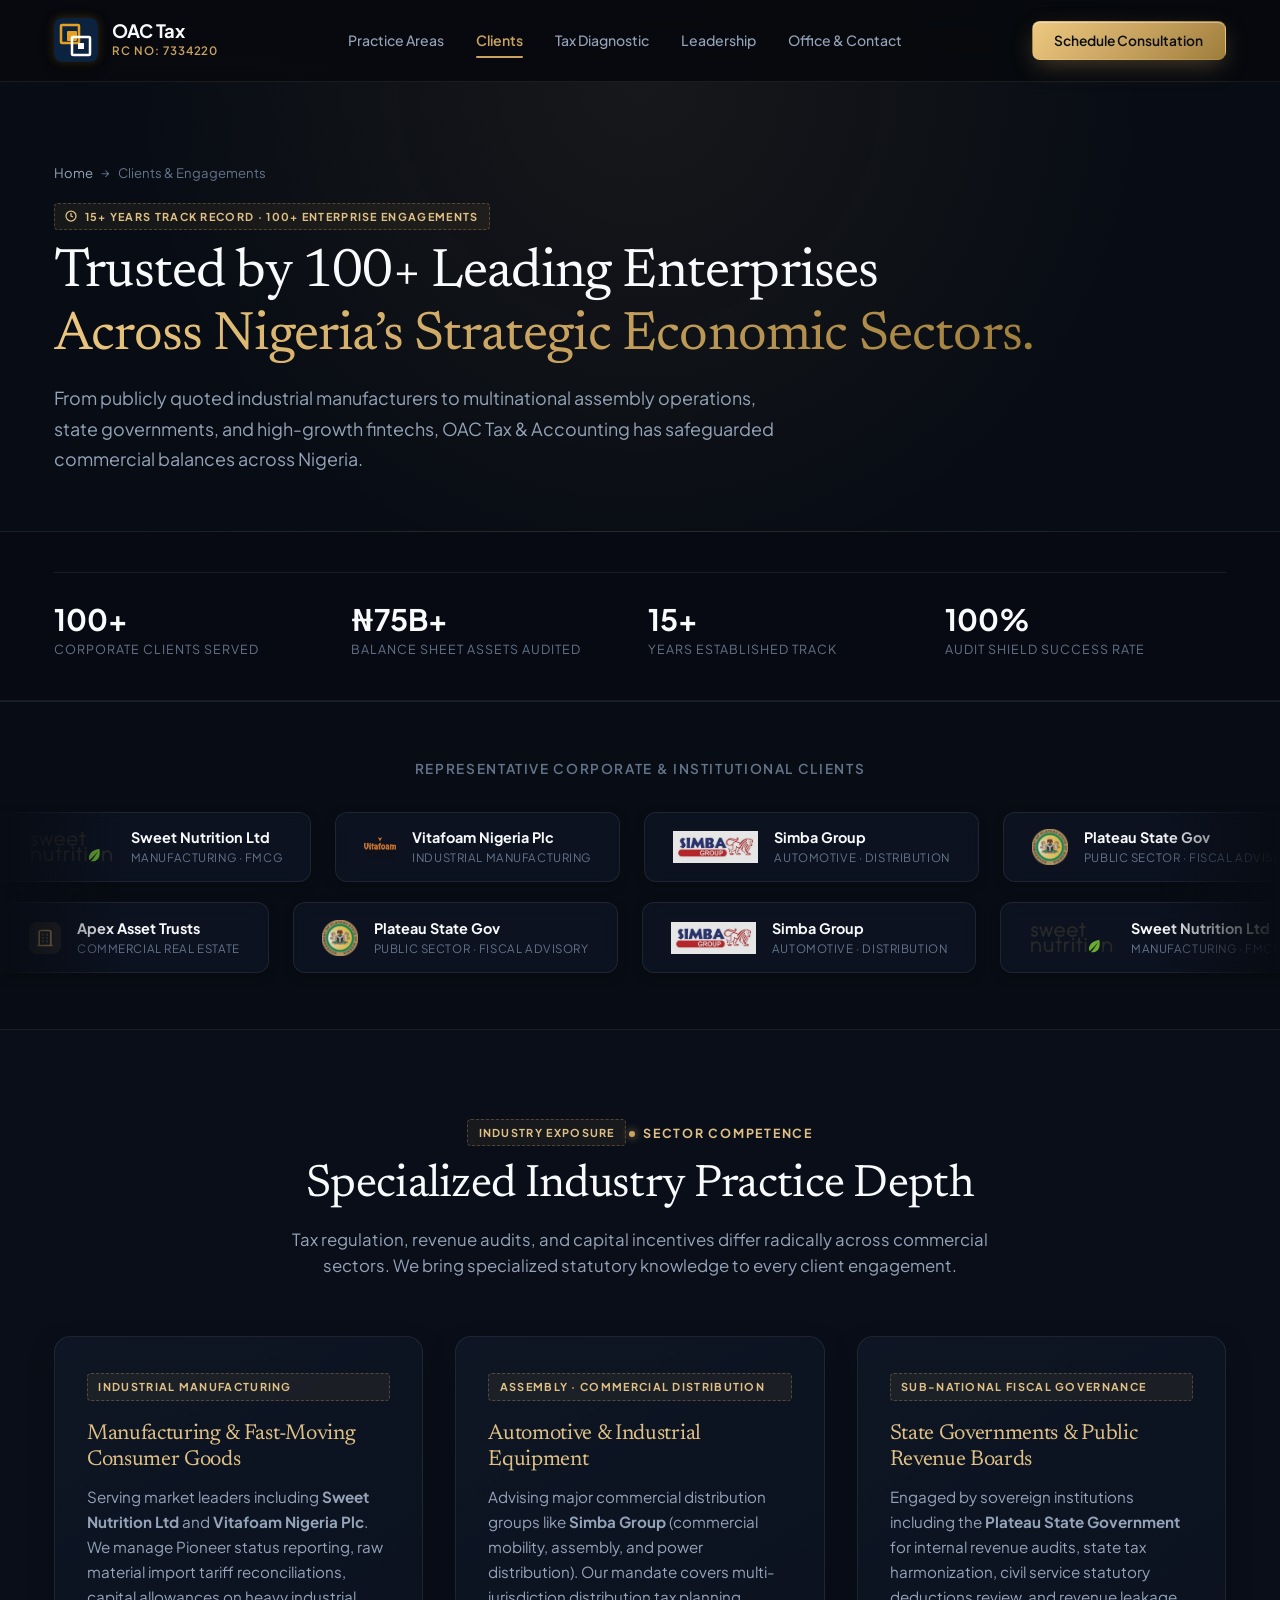
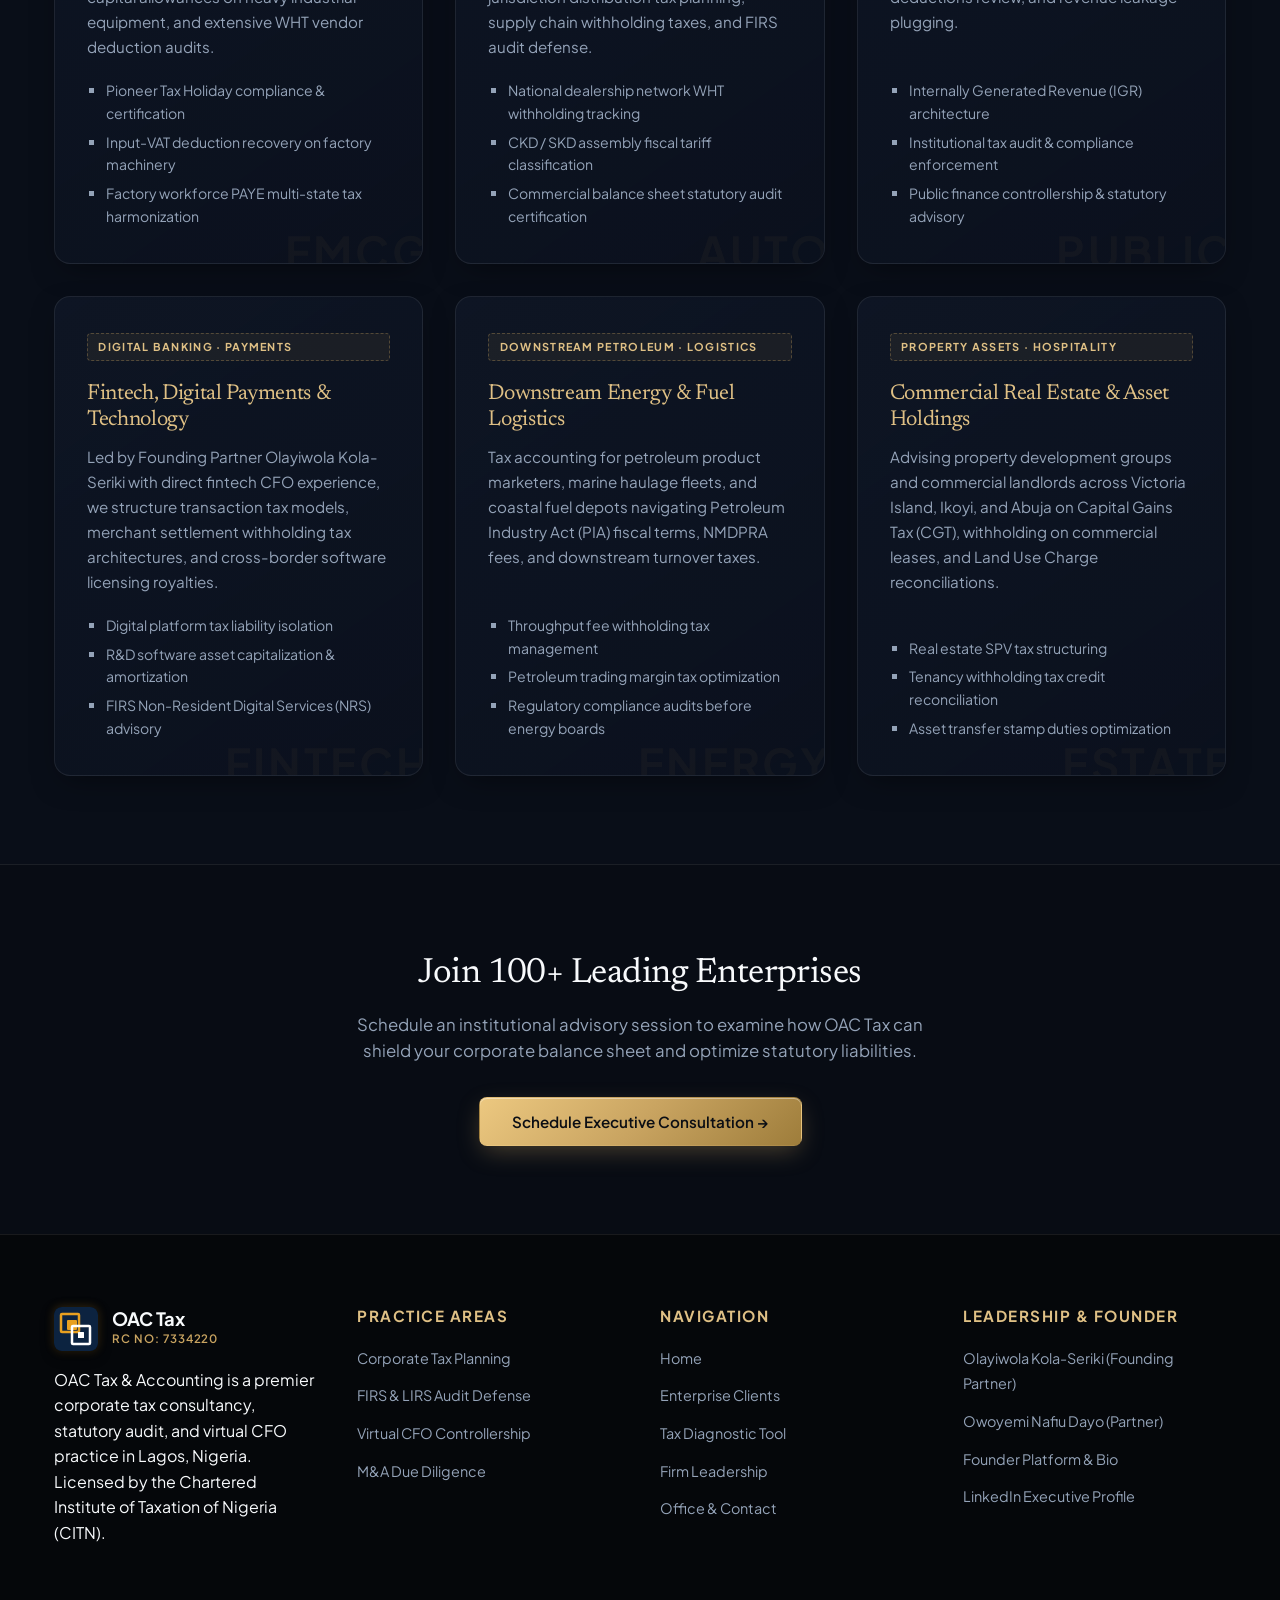
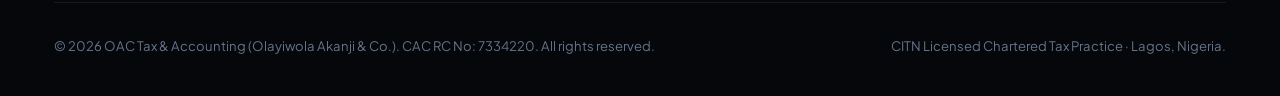
<file: clients/index.html>
<!DOCTYPE html>
<html lang="en">
<head>
  <meta charset="UTF-8" />
  <meta name="viewport" content="width=device-width, initial-scale=1.0" />
  
  <!-- Primary SEO Meta Tags -->
  <title>Enterprise Clients & Track Record | 100+ Corporations | OAC Tax & Accounting</title>
  <meta name="description" content="OAC Tax & Accounting's client portfolio: Trusted by over 100+ leading enterprises across Nigeria, including Sweet Nutrition, Vitafoam Nigeria Plc, Simba Group, and Plateau State Government." />
  <meta name="keywords" content="OAC Tax clients, tax consultant clients Lagos, Vitafoam tax advisor, Sweet Nutrition tax, Simba Group tax audit, Plateau state tax consultant, Nigerian enterprise accounting firm" />
  <meta name="author" content="OAC Tax & Accounting" />
  <meta name="robots" content="index, follow, max-image-preview:large, max-snippet:-1, max-video-preview:-1" />
  <link rel="canonical" href="https://oactax.com.ng/clients/" />

  <!-- Open Graph -->
  <meta property="og:type" content="website" />
  <meta property="og:url" content="https://oactax.com.ng/clients/" />
  <meta property="og:site_name" content="OAC Tax & Accounting" />
  <meta property="og:title" content="Enterprise Clients & Track Record | OAC Tax & Accounting" />
  <meta property="og:description" content="Safeguarding over ₦75 Billion in corporate assets across 100+ enterprises in manufacturing, automotive, public sector, and digital technology." />
  <meta property="og:image" content="https://oactax.com.ng/assets/images/author-portrait-1200.jpg" />

  <!-- Twitter Card -->
  <meta name="twitter:card" content="summary_large_image" />
  <meta name="twitter:title" content="Enterprise Clients | OAC Tax & Accounting" />
  <meta name="twitter:description" content="Trusted by 100+ leading corporate enterprises across Nigeria for strategic tax planning and statutory audit defense." />
  <meta name="twitter:image" content="https://oactax.com.ng/assets/images/author-portrait-1200.jpg" />

  <!-- Favicon & Touch Icons -->
  <link rel="icon" type="image/svg+xml" href="/favicon.svg" />
  <link rel="icon" type="image/x-icon" href="/favicon.ico" />
  <link rel="icon" type="image/png" sizes="32x32" href="/assets/images/favicon-32x32.png" />
  <link rel="icon" type="image/png" sizes="16x16" href="/assets/images/favicon-16x16.png" />
  <link rel="apple-touch-icon" sizes="180x180" href="/apple-touch-icon.png" />
  <link rel="manifest" href="/site.webmanifest" />
  <meta name="theme-color" content="#0C2340" />

  <!-- Critical Performance Preloads -->
  <link rel="preload" as="font" type="font/woff2" href="/assets/fonts/newsreader-600.woff2" crossorigin />
  <link rel="preload" as="font" type="font/woff2" href="/assets/fonts/plus-jakarta-sans-400.woff2" crossorigin />
  <link rel="stylesheet" href="/assets/css/styles.css?v=4" />

  <!-- Schema.org Knowledge Graph Entity -->
  <script type="application/ld+json">
  {
    "@context": "https://schema.org",
    "@graph": [
      {
        "@type": "BreadcrumbList",
        "itemListElement": [
          {
            "@type": "ListItem",
            "position": 1,
            "name": "Home",
            "item": "https://oactax.com.ng/"
          },
          {
            "@type": "ListItem",
            "position": 2,
            "name": "Clients",
            "item": "https://oactax.com.ng/clients/"
          }
        ]
      },
      {
        "@type": "AccountingService",
        "@id": "https://oactax.com.ng/#organization",
        "name": "OAC Tax & Accounting",
        "url": "https://oactax.com.ng/",
        "description": "Tax and financial advisory firm trusted by 100+ corporate clients across Nigeria."
      }
    ]
  }
  </script>
</head>
<body>

  <!-- Site Header -->
  <header class="site-header">
    <div class="container nav-wrapper">
      <a href="/" class="brand-block" aria-label="OAC Tax Home">
        <svg class="brand-logo-svg" width="44" height="44" viewBox="0 0 44 44" fill="none" xmlns="http://www.w3.org/2000/svg" aria-label="OAC Tax Logo">
          <rect width="44" height="44" rx="6" fill="#0C2340"/>
          <rect x="7" y="7" width="18" height="18" rx="1" stroke="#E8A020" stroke-width="2.5" fill="none"/>
          <rect x="13" y="13" width="10" height="10" rx="1" fill="#E8A020"/>
          <rect x="18" y="19" width="18" height="18" rx="1" stroke="white" stroke-width="2.5" fill="none"/>
          <rect x="24" y="25" width="6" height="6" rx="0.5" fill="white"/>
        </svg>
        <div class="brand-info">
          <span class="brand-title">OAC Tax</span>
          <span class="brand-rc">RC No: 7334220</span>
        </div>
      </a>

      <!-- Center Desktop Nav Links -->
      <nav class="nav-menu" aria-label="Primary Navigation">
        <a href="/practice-areas/" class="nav-link">Practice Areas</a>
        <a href="/clients/" class="nav-link active">Clients</a>
        <a href="/tax-diagnostic/" class="nav-link">Tax Diagnostic</a>
        <a href="/leadership/" class="nav-link">Leadership</a>
        <a href="/contact/" class="nav-link">Office &amp; Contact</a>
      </nav>

      <!-- Right Action CTA -->
      <div class="nav-actions">
        <button class="btn btn-gold" data-open-consultation style="padding: 0.65rem 1.35rem; font-size: 0.86rem;">
          Schedule Consultation
        </button>
        <button class="mobile-toggle" id="mobileToggle" aria-label="Toggle navigation">
          <svg width="22" height="22" viewBox="0 0 24 24" fill="none" stroke="currentColor" stroke-width="2">
            <line x1="3" y1="6" x2="21" y2="6"></line>
            <line x1="3" y1="12" x2="21" y2="12"></line>
            <line x1="3" y1="18" x2="21" y2="18"></line>
          </svg>
        </button>
      </div>
    </div>
  </header>

  <!-- Mobile Drawer Navigation -->
  <div class="mobile-drawer" id="mobileDrawer">
    <a href="/practice-areas/" class="nav-link">Practice Areas</a>
    <a href="/clients/" class="nav-link active">Clients</a>
    <a href="/tax-diagnostic/" class="nav-link">Tax Diagnostic</a>
    <a href="/leadership/" class="nav-link">Leadership</a>
    <a href="/contact/" class="nav-link">Office &amp; Contact</a>
    <button class="btn btn-gold" data-open-consultation style="margin-top: 1rem; width: 100%;">
      Schedule Consultation
    </button>
  </div>

  <main>
    <!-- Subpage Banner -->
    <section class="page-header-banner">
      <div class="container">
        <div class="breadcrumb-nav">
          <a href="/">Home</a>
          <span class="breadcrumb-separator">&rarr;</span>
          <span>Clients &amp; Engagements</span>
        </div>
        <div class="watermark-stamp" style="margin-bottom: 0.75rem;">
          <svg width="12" height="12" viewBox="0 0 24 24" fill="none" stroke="currentColor" stroke-width="2.5"><circle cx="12" cy="12" r="10"/><path d="M12 6v6l4 2"/></svg>
          <span>15+ Years Track Record &middot; 100+ Enterprise Engagements</span>
        </div>
        <h1 class="page-header-h1">
          Trusted by 100+ Leading Enterprises <br />
          <span class="gold-gradient-text">Across Nigeria&rsquo;s Strategic Economic Sectors.</span>
        </h1>
        <p class="page-header-lead">
          From publicly quoted industrial manufacturers to multinational assembly operations, state governments, and high-growth fintechs, OAC Tax &amp; Accounting has safeguarded commercial balances across Nigeria.
        </p>
      </div>
    </section>

    <!-- Metrics Showcase Banner -->
    <section style="padding: 2.5rem 0; background: #070a12; border-bottom: 1px solid var(--border-subtle);">
      <div class="container">
        <div class="metrics-row" style="margin: 0; justify-content: space-around;">
          <div class="metric-item">
            <span class="metric-val">100+</span>
            <span class="metric-lbl">Corporate Clients Served</span>
          </div>
          <div class="metric-item">
            <span class="metric-val">&#8358;75B+</span>
            <span class="metric-lbl">Balance Sheet Assets Audited</span>
          </div>
          <div class="metric-item">
            <span class="metric-val">15+</span>
            <span class="metric-lbl">Years Established Track</span>
          </div>
          <div class="metric-item">
            <span class="metric-val">100%</span>
            <span class="metric-lbl">Audit Shield Success Rate</span>
          </div>
        </div>
      </div>
    </section>

    <!-- Dual-Layer Marquee -->
    <section class="client-section" style="padding: 3.5rem 0; background: #080c14;">
      <div class="container" style="margin-bottom: 1.5rem; text-align: center;">
        <p class="section-tagline">Representative Corporate &amp; Institutional Clients</p>
      </div>

      <div class="marquee-container">
        <!-- Top Layer: Right to Left -->
        <div class="marquee-track marquee-rtl">
          <div class="client-badge-3d">
            <img src="/assets/images/client-sweet-nutrition.png" alt="Sweet Nutrition Ltd" class="client-badge-logo" loading="lazy" decoding="async" />
            <div class="client-badge-meta">
              <span class="client-badge-name">Sweet Nutrition Ltd</span>
              <span class="client-badge-sector">Manufacturing &middot; FMCG</span>
            </div>
          </div>
          <div class="client-badge-3d">
            <img src="/assets/images/client-vitafoam.png" alt="Vitafoam Nigeria Plc" class="client-badge-logo" loading="lazy" decoding="async" />
            <div class="client-badge-meta">
              <span class="client-badge-name">Vitafoam Nigeria Plc</span>
              <span class="client-badge-sector">Industrial Manufacturing</span>
            </div>
          </div>
          <div class="client-badge-3d">
            <img src="/assets/images/client-simba.jpg" alt="Simba Group" class="client-badge-logo" loading="lazy" decoding="async" />
            <div class="client-badge-meta">
              <span class="client-badge-name">Simba Group</span>
              <span class="client-badge-sector">Automotive &middot; Distribution</span>
            </div>
          </div>
          <div class="client-badge-3d">
            <img src="/assets/images/client-plateau-state.svg" alt="Plateau State Government" class="client-badge-logo" style="height: 36px;" loading="lazy" decoding="async" />
            <div class="client-badge-meta">
              <span class="client-badge-name">Plateau State Gov</span>
              <span class="client-badge-sector">Public Sector &middot; Fiscal Advisory</span>
            </div>
          </div>
          <div class="client-badge-3d">
            <div style="width: 32px; height: 32px; border-radius: 8px; background: rgba(201,164,97,0.2); display: flex; align-items: center; justify-content: center; color: var(--gold-primary);">
              <svg width="20" height="20" viewBox="0 0 24 24" fill="none" stroke="currentColor" stroke-width="2"><rect x="2" y="5" width="20" height="14" rx="2"/><line x1="2" y1="10" x2="22" y2="10"/></svg>
            </div>
            <div class="client-badge-meta">
              <span class="client-badge-name">Fintech Gateway Systems</span>
              <span class="client-badge-sector">Digital Payments &middot; Lagos</span>
            </div>
          </div>
          <div class="client-badge-3d">
            <div style="width: 32px; height: 32px; border-radius: 8px; background: rgba(16,185,129,0.2); display: flex; align-items: center; justify-content: center; color: var(--emerald-accent);">
              <svg width="20" height="20" viewBox="0 0 24 24" fill="none" stroke="currentColor" stroke-width="2"><path d="M12 2v20M17 5H9.5a3.5 3.5 0 0 0 0 7h5a3.5 3.5 0 0 1 0 7H6"/></svg>
            </div>
            <div class="client-badge-meta">
              <span class="client-badge-name">Energy Logistics Group</span>
              <span class="client-badge-sector">Downstream Oil &amp; Gas</span>
            </div>
          </div>

          <!-- Duplicate Set for Seamless Loop -->
          <div class="client-badge-3d">
            <img src="/assets/images/client-sweet-nutrition.png" alt="Sweet Nutrition Ltd" class="client-badge-logo" loading="lazy" decoding="async" />
            <div class="client-badge-meta">
              <span class="client-badge-name">Sweet Nutrition Ltd</span>
              <span class="client-badge-sector">Manufacturing &middot; FMCG</span>
            </div>
          </div>
          <div class="client-badge-3d">
            <img src="/assets/images/client-vitafoam.png" alt="Vitafoam Nigeria Plc" class="client-badge-logo" loading="lazy" decoding="async" />
            <div class="client-badge-meta">
              <span class="client-badge-name">Vitafoam Nigeria Plc</span>
              <span class="client-badge-sector">Industrial Manufacturing</span>
            </div>
          </div>
          <div class="client-badge-3d">
            <img src="/assets/images/client-simba.jpg" alt="Simba Group" class="client-badge-logo" loading="lazy" decoding="async" />
            <div class="client-badge-meta">
              <span class="client-badge-name">Simba Group</span>
              <span class="client-badge-sector">Automotive &middot; Distribution</span>
            </div>
          </div>
          <div class="client-badge-3d">
            <img src="/assets/images/client-plateau-state.svg" alt="Plateau State Government" class="client-badge-logo" style="height: 36px;" loading="lazy" decoding="async" />
            <div class="client-badge-meta">
              <span class="client-badge-name">Plateau State Gov</span>
              <span class="client-badge-sector">Public Sector &middot; Fiscal Advisory</span>
            </div>
          </div>
        </div>

        <!-- Bottom Layer: Left to Right -->
        <div class="marquee-track marquee-ltr">
          <div class="client-badge-3d">
            <div style="width: 32px; height: 32px; border-radius: 8px; background: rgba(201,164,97,0.15); display: flex; align-items: center; justify-content: center; color: var(--gold-primary);">
              <svg width="20" height="20" viewBox="0 0 24 24" fill="none" stroke="currentColor" stroke-width="2"><path d="M3 21h18M9 8h1M9 12h1M9 16h1M14 8h1M14 12h1M14 16h1M5 21V5a2 2 0 0 1 2-2h10a2 2 0 0 1 2 2v16"/></svg>
            </div>
            <div class="client-badge-meta">
              <span class="client-badge-name">Apex Asset Trusts</span>
              <span class="client-badge-sector">Commercial Real Estate</span>
            </div>
          </div>
          <div class="client-badge-3d">
            <img src="/assets/images/client-plateau-state.svg" alt="Plateau State Government" class="client-badge-logo" style="height: 36px;" loading="lazy" decoding="async" />
            <div class="client-badge-meta">
              <span class="client-badge-name">Plateau State Gov</span>
              <span class="client-badge-sector">Public Sector &middot; Fiscal Advisory</span>
            </div>
          </div>
          <div class="client-badge-3d">
            <img src="/assets/images/client-simba.jpg" alt="Simba Group" class="client-badge-logo" loading="lazy" decoding="async" />
            <div class="client-badge-meta">
              <span class="client-badge-name">Simba Group</span>
              <span class="client-badge-sector">Automotive &middot; Distribution</span>
            </div>
          </div>
          <div class="client-badge-3d">
            <img src="/assets/images/client-sweet-nutrition.png" alt="Sweet Nutrition Ltd" class="client-badge-logo" loading="lazy" decoding="async" />
            <div class="client-badge-meta">
              <span class="client-badge-name">Sweet Nutrition Ltd</span>
              <span class="client-badge-sector">Manufacturing &middot; FMCG</span>
            </div>
          </div>
          <div class="client-badge-3d">
            <img src="/assets/images/client-vitafoam.png" alt="Vitafoam Nigeria Plc" class="client-badge-logo" loading="lazy" decoding="async" />
            <div class="client-badge-meta">
              <span class="client-badge-name">Vitafoam Nigeria Plc</span>
              <span class="client-badge-sector">Industrial Manufacturing</span>
            </div>
          </div>

          <!-- Duplicate Set -->
          <div class="client-badge-3d">
            <div style="width: 32px; height: 32px; border-radius: 8px; background: rgba(201,164,97,0.15); display: flex; align-items: center; justify-content: center; color: var(--gold-primary);">
              <svg width="20" height="20" viewBox="0 0 24 24" fill="none" stroke="currentColor" stroke-width="2"><path d="M3 21h18M9 8h1M9 12h1M9 16h1M14 8h1M14 12h1M14 16h1M5 21V5a2 2 0 0 1 2-2h10a2 2 0 0 1 2 2v16"/></svg>
            </div>
            <div class="client-badge-meta">
              <span class="client-badge-name">Apex Asset Trusts</span>
              <span class="client-badge-sector">Commercial Real Estate</span>
            </div>
          </div>
          <div class="client-badge-3d">
            <img src="/assets/images/client-plateau-state.svg" alt="Plateau State Government" class="client-badge-logo" style="height: 36px;" loading="lazy" decoding="async" />
            <div class="client-badge-meta">
              <span class="client-badge-name">Plateau State Gov</span>
              <span class="client-badge-sector">Public Sector &middot; Fiscal Advisory</span>
            </div>
          </div>
          <div class="client-badge-3d">
            <img src="/assets/images/client-simba.jpg" alt="Simba Group" class="client-badge-logo" loading="lazy" decoding="async" />
            <div class="client-badge-meta">
              <span class="client-badge-name">Simba Group</span>
              <span class="client-badge-sector">Automotive &middot; Distribution</span>
            </div>
          </div>
        </div>
      </div>
    </section>

    <!-- Sector Engagement Details -->
    <section class="section-padding" style="background: #090e18;">
      <div class="container">
        <div class="section-head-center">
          <div class="watermark-stamp">Industry Exposure</div>
          <div class="eyebrow">Sector Competence</div>
          <h2>Specialized Industry Practice Depth</h2>
          <p>Tax regulation, revenue audits, and capital incentives differ radically across commercial sectors. We bring specialized statutory knowledge to every client engagement.</p>
        </div>

        <div style="display: grid; grid-template-columns: repeat(auto-fit, minmax(320px, 1fr)); gap: 2rem;">
          
          <!-- Sector 1: Manufacturing & FMCG -->
          <div class="service-card-3d">
            <div class="card-watermark" aria-hidden="true">FMCG</div>
            <div class="watermark-stamp">Industrial Manufacturing</div>
            <h3 style="font-size: 1.35rem; color: var(--gold-light); margin: 0.6rem 0;">Manufacturing &amp; Fast-Moving Consumer Goods</h3>
            <p style="font-size: 0.95rem; line-height: 1.65; color: var(--text-secondary); margin-bottom: 1.25rem;">
              Serving market leaders including <strong>Sweet Nutrition Ltd</strong> and <strong>Vitafoam Nigeria Plc</strong>. We manage Pioneer status reporting, raw material import tariff reconciliations, capital allowances on heavy industrial equipment, and extensive WHT vendor deduction audits.
            </p>
            <ul style="font-size: 0.88rem; color: var(--text-secondary); list-style: square; padding-left: 1.2rem; display: flex; flex-direction: column; gap: 0.4rem;">
              <li>Pioneer Tax Holiday compliance &amp; certification</li>
              <li>Input-VAT deduction recovery on factory machinery</li>
              <li>Factory workforce PAYE multi-state tax harmonization</li>
            </ul>
          </div>

          <!-- Sector 2: Automotive & Distribution -->
          <div class="service-card-3d">
            <div class="card-watermark" aria-hidden="true">AUTO</div>
            <div class="watermark-stamp">Assembly &middot; Commercial Distribution</div>
            <h3 style="font-size: 1.35rem; color: var(--gold-light); margin: 0.6rem 0;">Automotive &amp; Industrial Equipment</h3>
            <p style="font-size: 0.95rem; line-height: 1.65; color: var(--text-secondary); margin-bottom: 1.25rem;">
              Advising major commercial distribution groups like <strong>Simba Group</strong> (commercial mobility, assembly, and power distribution). Our mandate covers multi-jurisdiction distribution tax planning, supply chain withholding taxes, and FIRS audit defense.
            </p>
            <ul style="font-size: 0.88rem; color: var(--text-secondary); list-style: square; padding-left: 1.2rem; display: flex; flex-direction: column; gap: 0.4rem;">
              <li>National dealership network WHT withholding tracking</li>
              <li>CKD / SKD assembly fiscal tariff classification</li>
              <li>Commercial balance sheet statutory audit certification</li>
            </ul>
          </div>

          <!-- Sector 3: Public Sector & Sub-National Governments -->
          <div class="service-card-3d">
            <div class="card-watermark" aria-hidden="true">PUBLIC</div>
            <div class="watermark-stamp">Sub-National Fiscal Governance</div>
            <h3 style="font-size: 1.35rem; color: var(--gold-light); margin: 0.6rem 0;">State Governments &amp; Public Revenue Boards</h3>
            <p style="font-size: 0.95rem; line-height: 1.65; color: var(--text-secondary); margin-bottom: 1.25rem;">
              Engaged by sovereign institutions including the <strong>Plateau State Government</strong> for internal revenue audits, state tax harmonization, civil service statutory deductions review, and revenue leakage plugging.
            </p>
            <ul style="font-size: 0.88rem; color: var(--text-secondary); list-style: square; padding-left: 1.2rem; display: flex; flex-direction: column; gap: 0.4rem;">
              <li>Internally Generated Revenue (IGR) architecture</li>
              <li>Institutional tax audit &amp; compliance enforcement</li>
              <li>Public finance controllership &amp; statutory advisory</li>
            </ul>
          </div>

          <!-- Sector 4: Financial Technology & Digital Commerce -->
          <div class="service-card-3d">
            <div class="card-watermark" aria-hidden="true">FINTECH</div>
            <div class="watermark-stamp">Digital Banking &middot; Payments</div>
            <h3 style="font-size: 1.35rem; color: var(--gold-light); margin: 0.6rem 0;">Fintech, Digital Payments &amp; Technology</h3>
            <p style="font-size: 0.95rem; line-height: 1.65; color: var(--text-secondary); margin-bottom: 1.25rem;">
              Led by Founding Partner Olayiwola Kola-Seriki with direct fintech CFO experience, we structure transaction tax models, merchant settlement withholding tax architectures, and cross-border software licensing royalties.
            </p>
            <ul style="font-size: 0.88rem; color: var(--text-secondary); list-style: square; padding-left: 1.2rem; display: flex; flex-direction: column; gap: 0.4rem;">
              <li>Digital platform tax liability isolation</li>
              <li>R&amp;D software asset capitalization &amp; amortization</li>
              <li>FIRS Non-Resident Digital Services (NRS) advisory</li>
            </ul>
          </div>

          <!-- Sector 5: Downstream Oil & Gas -->
          <div class="service-card-3d">
            <div class="card-watermark" aria-hidden="true">ENERGY</div>
            <div class="watermark-stamp">Downstream Petroleum &middot; Logistics</div>
            <h3 style="font-size: 1.35rem; color: var(--gold-light); margin: 0.6rem 0;">Downstream Energy &amp; Fuel Logistics</h3>
            <p style="font-size: 0.95rem; line-height: 1.65; color: var(--text-secondary); margin-bottom: 1.25rem;">
              Tax accounting for petroleum product marketers, marine haulage fleets, and coastal fuel depots navigating Petroleum Industry Act (PIA) fiscal terms, NMDPRA fees, and downstream turnover taxes.
            </p>
            <ul style="font-size: 0.88rem; color: var(--text-secondary); list-style: square; padding-left: 1.2rem; display: flex; flex-direction: column; gap: 0.4rem;">
              <li>Throughput fee withholding tax management</li>
              <li>Petroleum trading margin tax optimization</li>
              <li>Regulatory compliance audits before energy boards</li>
            </ul>
          </div>

          <!-- Sector 6: Commercial Real Estate -->
          <div class="service-card-3d">
            <div class="card-watermark" aria-hidden="true">ESTATE</div>
            <div class="watermark-stamp">Property Assets &middot; Hospitality</div>
            <h3 style="font-size: 1.35rem; color: var(--gold-light); margin: 0.6rem 0;">Commercial Real Estate &amp; Asset Holdings</h3>
            <p style="font-size: 0.95rem; line-height: 1.65; color: var(--text-secondary); margin-bottom: 1.25rem;">
              Advising property development groups and commercial landlords across Victoria Island, Ikoyi, and Abuja on Capital Gains Tax (CGT), withholding on commercial leases, and Land Use Charge reconciliations.
            </p>
            <ul style="font-size: 0.88rem; color: var(--text-secondary); list-style: square; padding-left: 1.2rem; display: flex; flex-direction: column; gap: 0.4rem;">
              <li>Real estate SPV tax structuring</li>
              <li>Tenancy withholding tax credit reconciliation</li>
              <li>Asset transfer stamp duties optimization</li>
            </ul>
          </div>

        </div>
      </div>
    </section>

    <!-- Consultation CTA -->
    <section class="section-padding" style="background: #080c14; border-top: 1px solid var(--border-subtle); text-align: center;">
      <div class="container-narrow">
        <h2 style="font-size: 2.2rem; margin-bottom: 1rem;">Join 100+ Leading Enterprises</h2>
        <p style="font-size: 1.05rem; color: var(--text-secondary); max-width: 580px; margin: 0 auto 2rem;">
          Schedule an institutional advisory session to examine how OAC Tax can shield your corporate balance sheet and optimize statutory liabilities.
        </p>
        <button class="btn btn-gold" data-open-consultation style="padding: 0.85rem 2rem; font-size: 0.95rem;">
          Schedule Executive Consultation &rarr;
        </button>
      </div>
    </section>
  </main>

  <!-- Institutional Footer -->
  <footer class="site-footer">
    <div class="container">
      <div class="footer-grid">
        <div class="footer-brand-col">
          <div class="brand-block" style="margin-bottom: 1rem;">
            <svg class="brand-logo-svg" width="40" height="40" viewBox="0 0 44 44" fill="none" xmlns="http://www.w3.org/2000/svg">
              <rect width="44" height="44" rx="6" fill="#0C2340"/>
              <rect x="7" y="7" width="18" height="18" rx="1" stroke="#E8A020" stroke-width="2.5" fill="none"/>
              <rect x="13" y="13" width="10" height="10" rx="1" fill="#E8A020"/>
              <rect x="18" y="19" width="18" height="18" rx="1" stroke="white" stroke-width="2.5" fill="none"/>
              <rect x="24" y="25" width="6" height="6" rx="0.5" fill="white"/>
            </svg>
            <div class="brand-info">
              <span class="brand-title">OAC Tax</span>
              <span class="brand-rc">RC No: 7334220</span>
            </div>
          </div>
          <p class="footer-desc">
            OAC Tax &amp; Accounting is a premier corporate tax consultancy, statutory audit, and virtual CFO practice in Lagos, Nigeria. Licensed by the Chartered Institute of Taxation of Nigeria (CITN).
          </p>
        </div>

        <div class="footer-col">
          <h4 class="footer-heading">Practice Areas</h4>
          <ul class="footer-links">
            <li><a href="/practice-areas/#corporate-tax">Corporate Tax Planning</a></li>
            <li><a href="/practice-areas/#audit-defense">FIRS &amp; LIRS Audit Defense</a></li>
            <li><a href="/practice-areas/#virtual-cfo">Virtual CFO Controllership</a></li>
            <li><a href="/practice-areas/#restructuring">M&amp;A Due Diligence</a></li>
          </ul>
        </div>

        <div class="footer-col">
          <h4 class="footer-heading">Navigation</h4>
          <ul class="footer-links">
            <li><a href="/">Home</a></li>
            <li><a href="/clients/">Enterprise Clients</a></li>
            <li><a href="/tax-diagnostic/">Tax Diagnostic Tool</a></li>
            <li><a href="/leadership/">Firm Leadership</a></li>
            <li><a href="/contact/">Office &amp; Contact</a></li>
          </ul>
        </div>

        <div class="footer-col">
          <h4 class="footer-heading">Leadership &amp; Founder</h4>
          <ul class="footer-links">
            <li><a href="https://olayiwolakolaseriki.com/about/" target="_blank" rel="noopener">Olayiwola Kola-Seriki (Founding Partner)</a></li>
            <li><a href="/leadership/">Owoyemi Nafiu Dayo (Partner)</a></li>
            <li><a href="https://olayiwolakolaseriki.com/" target="_blank" rel="noopener">Founder Platform &amp; Bio</a></li>
            <li><a href="https://www.linkedin.com/in/olayiwola-kola-seriki-296878146" target="_blank" rel="noopener">LinkedIn Executive Profile</a></li>
          </ul>
        </div>
      </div>

      <div class="footer-bottom">
        <p>&copy; 2026 OAC Tax &amp; Accounting (Olayiwola Akanji &amp; Co.). CAC RC No: 7334220. All rights reserved.</p>
        <p>CITN Licensed Chartered Tax Practice &middot; Lagos, Nigeria.</p>
      </div>
    </div>
  </footer>

  <!-- Consultation Modal -->
  <div class="modal-backdrop" id="consultationModal" aria-hidden="true">
    <div class="modal-card">
      <div class="modal-header">
        <div>
          <h3>Schedule Executive Consultation</h3>
          <p style="font-size: 0.85rem; color: var(--text-secondary); margin: 0;">Direct advisory with a CITN Chartered Tax Practitioner</p>
        </div>
        <button class="modal-close-btn" id="modalClose" aria-label="Close modal">&times;</button>
      </div>
      <form class="consultation-form" id="consultationForm">
        <div class="form-group">
          <label for="clientName">Full Name &middot; Designation</label>
          <input type="text" id="clientName" class="form-input" placeholder="e.g. Adebayo Adeleke, MD/CFO" required />
        </div>
        <div class="form-group">
          <label for="clientCompany">Corporate Enterprise / Entity</label>
          <input type="text" id="clientCompany" class="form-input" placeholder="Company Name Ltd / Plc" required />
        </div>
        <div class="form-group">
          <label for="clientService">Primary Advisory Requirement</label>
          <select id="clientService" class="form-input">
            <option value="Statutory Audit & Defense">Statutory Audit &amp; FIRS/LIRS Defense</option>
            <option value="Corporate Tax Structuring">Corporate Tax Architecture &amp; WHT/VAT</option>
            <option value="Virtual CFO Controllership">Virtual CFO &amp; Board Governance</option>
            <option value="M&A Tax Due Diligence">Corporate Restructuring &amp; Valuation</option>
          </select>
        </div>
        <div class="form-group">
          <label for="clientMessage">Brief Overview of Mandate</label>
          <textarea id="clientMessage" class="form-textarea" rows="3" placeholder="Describe your corporate tax context, audit query, or advisory timeline..."></textarea>
        </div>
        <button type="submit" class="btn btn-gold" style="width: 100%; justify-content: center; padding: 0.9rem;">
          Dispatch to Executive Desk &rarr;
        </button>
      </form>
    </div>
  </div>

  <script src="/assets/js/main.js" defer></script>
</body>
</html>
</file>
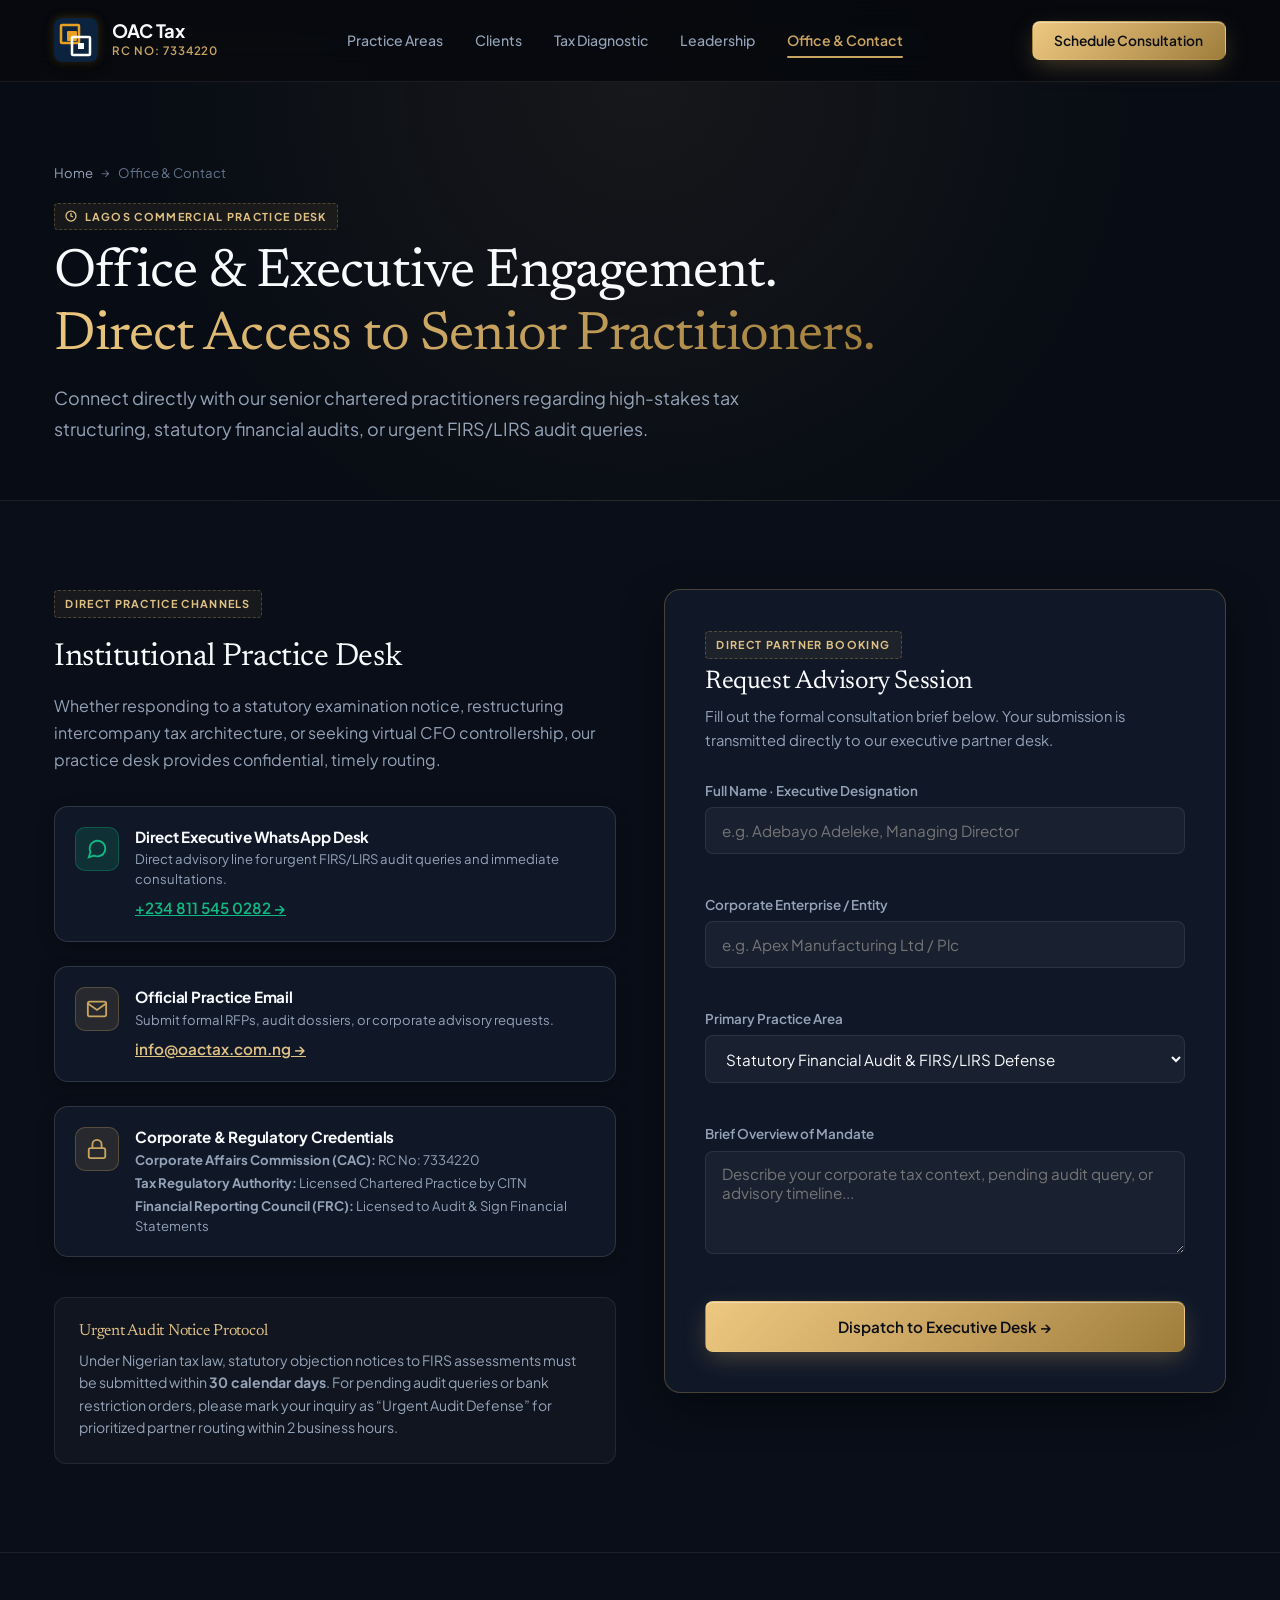
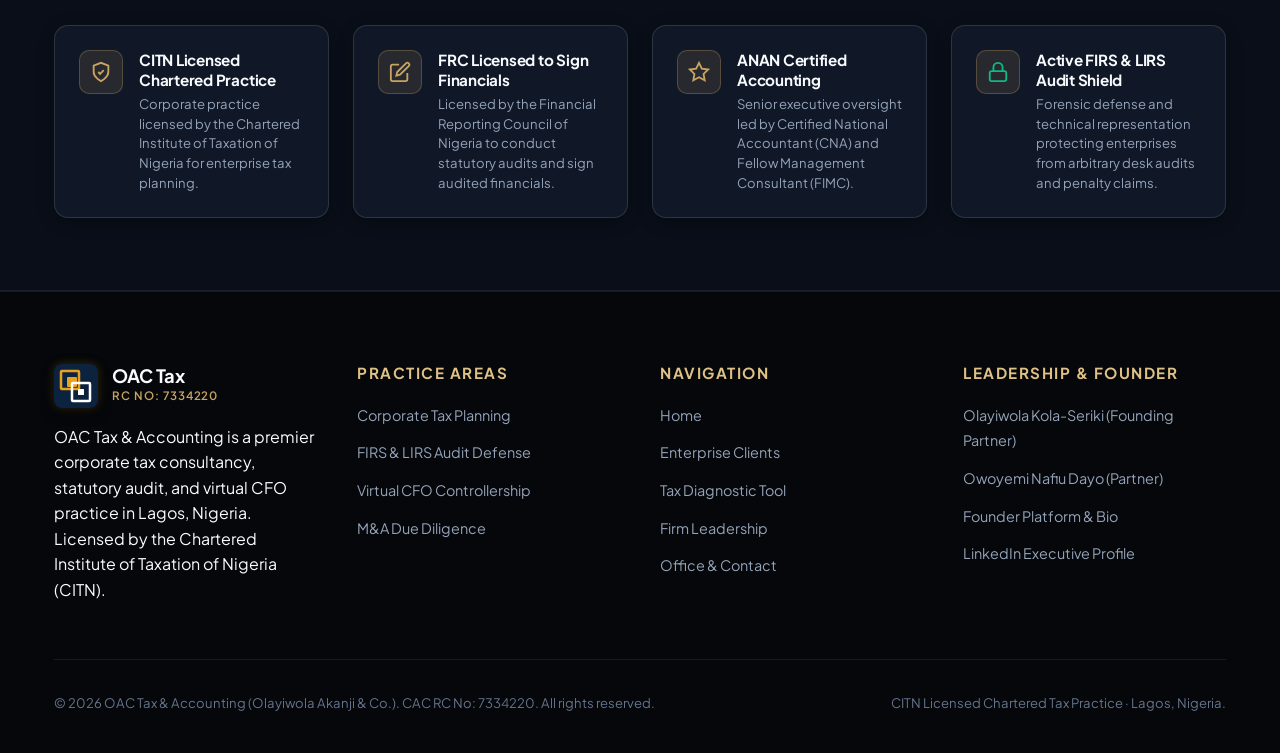
<file: contact/index.html>
<!DOCTYPE html>
<html lang="en">
<head>
  <meta charset="UTF-8" />
  <meta name="viewport" content="width=device-width, initial-scale=1.0" />
  
  <!-- Primary SEO Meta Tags -->
  <title>Office & Executive Consultation | Lagos Headquarters | OAC Tax & Accounting</title>
  <meta name="description" content="Contact OAC Tax & Accounting in Lagos, Nigeria. Schedule an executive consultation for corporate tax planning, FIRS/LIRS audit defense, statutory financial audits, or virtual CFO advisory." />
  <meta name="keywords" content="Contact OAC Tax, tax consultant Lagos office, FIRS audit defense contact, tax consultation Lagos Nigeria, Olayiwola Akanji office, OAC Tax phone WhatsApp" />
  <meta name="author" content="OAC Tax & Accounting" />
  <meta name="robots" content="index, follow, max-image-preview:large, max-snippet:-1, max-video-preview:-1" />
  <link rel="canonical" href="https://oactax.com.ng/contact/" />

  <!-- Open Graph -->
  <meta property="og:type" content="website" />
  <meta property="og:url" content="https://oactax.com.ng/contact/" />
  <meta property="og:site_name" content="OAC Tax & Accounting" />
  <meta property="og:title" content="Office & Executive Consultation | OAC Tax & Accounting" />
  <meta property="og:description" content="Direct executive consultation with CITN-licensed chartered tax practitioners in Lagos, Nigeria." />
  <meta property="og:image" content="https://oactax.com.ng/assets/images/author-portrait-1200.jpg" />

  <!-- Twitter Card -->
  <meta name="twitter:card" content="summary_large_image" />
  <meta name="twitter:title" content="Contact OAC Tax & Accounting" />
  <meta name="twitter:description" content="Schedule an executive tax consultation in Lagos, Nigeria." />
  <meta name="twitter:image" content="https://oactax.com.ng/assets/images/author-portrait-1200.jpg" />

  <!-- Favicon & Touch Icons -->
  <link rel="icon" type="image/svg+xml" href="/favicon.svg" />
  <link rel="icon" type="image/x-icon" href="/favicon.ico" />
  <link rel="icon" type="image/png" sizes="32x32" href="/assets/images/favicon-32x32.png" />
  <link rel="icon" type="image/png" sizes="16x16" href="/assets/images/favicon-16x16.png" />
  <link rel="apple-touch-icon" sizes="180x180" href="/apple-touch-icon.png" />
  <link rel="manifest" href="/site.webmanifest" />
  <meta name="theme-color" content="#0C2340" />

  <!-- Critical Performance Preloads -->
  <link rel="preload" as="font" type="font/woff2" href="/assets/fonts/newsreader-600.woff2" crossorigin />
  <link rel="preload" as="font" type="font/woff2" href="/assets/fonts/plus-jakarta-sans-400.woff2" crossorigin />
  <link rel="stylesheet" href="/assets/css/styles.css?v=4" />

  <!-- Schema.org Knowledge Graph Entity: ContactPage -->
  <script type="application/ld+json">
  {
    "@context": "https://schema.org",
    "@graph": [
      {
        "@type": "BreadcrumbList",
        "itemListElement": [
          {
            "@type": "ListItem",
            "position": 1,
            "name": "Home",
            "item": "https://oactax.com.ng/"
          },
          {
            "@type": "ListItem",
            "position": 2,
            "name": "Office & Contact",
            "item": "https://oactax.com.ng/contact/"
          }
        ]
      },
      {
        "@type": "ContactPage",
        "name": "Office & Contact | OAC Tax & Accounting",
        "url": "https://oactax.com.ng/contact/",
        "mainEntity": {
          "@type": "AccountingService",
          "name": "OAC Tax & Accounting",
          "telephone": "+2348115450282",
          "email": "info@oactax.com.ng",
          "address": {
            "@type": "PostalAddress",
            "addressLocality": "Lagos",
            "addressRegion": "Lagos State",
            "addressCountry": "NG"
          }
        }
      }
    ]
  }
  </script>
</head>
<body>

  <!-- Site Header -->
  <header class="site-header">
    <div class="container nav-wrapper">
      <a href="/" class="brand-block" aria-label="OAC Tax Home">
        <svg class="brand-logo-svg" width="44" height="44" viewBox="0 0 44 44" fill="none" xmlns="http://www.w3.org/2000/svg" aria-label="OAC Tax Logo">
          <rect width="44" height="44" rx="6" fill="#0C2340"/>
          <rect x="7" y="7" width="18" height="18" rx="1" stroke="#E8A020" stroke-width="2.5" fill="none"/>
          <rect x="13" y="13" width="10" height="10" rx="1" fill="#E8A020"/>
          <rect x="18" y="19" width="18" height="18" rx="1" stroke="white" stroke-width="2.5" fill="none"/>
          <rect x="24" y="25" width="6" height="6" rx="0.5" fill="white"/>
        </svg>
        <div class="brand-info">
          <span class="brand-title">OAC Tax</span>
          <span class="brand-rc">RC No: 7334220</span>
        </div>
      </a>

      <!-- Center Desktop Nav Links -->
      <nav class="nav-menu" aria-label="Primary Navigation">
        <a href="/practice-areas/" class="nav-link">Practice Areas</a>
        <a href="/clients/" class="nav-link">Clients</a>
        <a href="/tax-diagnostic/" class="nav-link">Tax Diagnostic</a>
        <a href="/leadership/" class="nav-link">Leadership</a>
        <a href="/contact/" class="nav-link active">Office &amp; Contact</a>
      </nav>

      <!-- Right Action CTA -->
      <div class="nav-actions">
        <button class="btn btn-gold" data-open-consultation style="padding: 0.65rem 1.35rem; font-size: 0.86rem;">
          Schedule Consultation
        </button>
        <button class="mobile-toggle" id="mobileToggle" aria-label="Toggle navigation">
          <svg width="22" height="22" viewBox="0 0 24 24" fill="none" stroke="currentColor" stroke-width="2">
            <line x1="3" y1="6" x2="21" y2="6"></line>
            <line x1="3" y1="12" x2="21" y2="12"></line>
            <line x1="3" y1="18" x2="21" y2="18"></line>
          </svg>
        </button>
      </div>
    </div>
  </header>

  <!-- Mobile Drawer Navigation -->
  <div class="mobile-drawer" id="mobileDrawer">
    <a href="/practice-areas/" class="nav-link">Practice Areas</a>
    <a href="/clients/" class="nav-link">Clients</a>
    <a href="/tax-diagnostic/" class="nav-link">Tax Diagnostic</a>
    <a href="/leadership/" class="nav-link">Leadership</a>
    <a href="/contact/" class="nav-link active">Office &amp; Contact</a>
    <button class="btn btn-gold" data-open-consultation style="margin-top: 1rem; width: 100%;">
      Schedule Consultation
    </button>
  </div>

  <main>
    <!-- Subpage Banner -->
    <section class="page-header-banner">
      <div class="container">
        <div class="breadcrumb-nav">
          <a href="/">Home</a>
          <span class="breadcrumb-separator">&rarr;</span>
          <span>Office &amp; Contact</span>
        </div>
        <div class="watermark-stamp" style="margin-bottom: 0.75rem;">
          <svg width="12" height="12" viewBox="0 0 24 24" fill="none" stroke="currentColor" stroke-width="2.5"><circle cx="12" cy="12" r="10"/><path d="M12 6v6l4 2"/></svg>
          <span>Lagos Commercial Practice Desk</span>
        </div>
        <h1 class="page-header-h1">
          Office &amp; Executive Engagement. <br />
          <span class="gold-gradient-text">Direct Access to Senior Practitioners.</span>
        </h1>
        <p class="page-header-lead">
          Connect directly with our senior chartered practitioners regarding high-stakes tax structuring, statutory financial audits, or urgent FIRS/LIRS audit queries.
        </p>
      </div>
    </section>

    <!-- Contact & Consultation Layout -->
    <section class="section-padding" style="background: #090e18;">
      <div class="container">
        <div class="contact-layout-grid">
          
          <!-- Left: Office Channels & Direct Communication -->
          <div>
            <div class="watermark-stamp">Direct Practice Channels</div>
            <h2 style="font-size: 2rem; margin: 0.5rem 0 1rem; color: var(--text-primary);">
              Institutional Practice Desk
            </h2>
            <p style="font-size: 1rem; color: var(--text-secondary); line-height: 1.7; margin-bottom: 2rem;">
              Whether responding to a statutory examination notice, restructuring intercompany tax architecture, or seeking virtual CFO controllership, our practice desk provides confidential, timely routing.
            </p>

            <div style="display: flex; flex-direction: column; gap: 1.5rem; margin-bottom: 2.5rem;">
              
              <!-- Channel 1: WhatsApp Executive Desk -->
              <div class="accreditation-card" style="padding: 1.25rem;">
                <div class="accreditation-icon" style="background: rgba(16, 185, 129, 0.15); border-color: rgba(16, 185, 129, 0.3); color: #10B981;">
                  <svg width="22" height="22" viewBox="0 0 24 24" fill="none" stroke="currentColor" stroke-width="2"><path d="M21 11.5a8.38 8.38 0 0 1-.9 3.8 8.5 8.5 0 0 1-7.6 4.7 8.38 8.38 0 0 1-3.8-.9L3 21l1.9-5.7a8.38 8.38 0 0 1-.9-3.8 8.5 8.5 0 0 1 4.7-7.6 8.38 8.38 0 0 1 3.8-.9h.5a8.48 8.48 0 0 1 8 8v.5z"/></svg>
                </div>
                <div class="accreditation-info">
                  <h4 style="margin-bottom: 0.2rem;">Direct Executive WhatsApp Desk</h4>
                  <p style="margin-bottom: 0.4rem;">Direct advisory line for urgent FIRS/LIRS audit queries and immediate consultations.</p>
                  <a href="https://wa.me/2348115450282?text=Hello%20OAC%20Tax%20%26%20Accounting%2C%20I%20would%20like%20to%20request%20an%20executive%20consultation." target="_blank" rel="noopener noreferrer" style="color: #10B981; font-weight: 600; font-size: 0.95rem; text-decoration: underline;">
                    +234 811 545 0282 &rarr;
                  </a>
                </div>
              </div>

              <!-- Channel 2: Official Corporate Email -->
              <div class="accreditation-card" style="padding: 1.25rem;">
                <div class="accreditation-icon">
                  <svg width="22" height="22" viewBox="0 0 24 24" fill="none" stroke="currentColor" stroke-width="2"><path d="M4 4h16c1.1 0 2 .9 2 2v12c0 1.1-.9 2-2 2H4c-1.1 0-2-.9-2-2V6c0-1.1.9-2 2-2z"/><polyline points="22,6 12,13 2,6"/></svg>
                </div>
                <div class="accreditation-info">
                  <h4 style="margin-bottom: 0.2rem;">Official Practice Email</h4>
                  <p style="margin-bottom: 0.4rem;">Submit formal RFPs, audit dossiers, or corporate advisory requests.</p>
                  <a href="mailto:info@oactax.com.ng" style="color: var(--gold-light); font-weight: 600; font-size: 0.95rem; text-decoration: underline;">
                    info@oactax.com.ng &rarr;
                  </a>
                </div>
              </div>

              <!-- Channel 3: Statutory Corporate Identity -->
              <div class="accreditation-card" style="padding: 1.25rem;">
                <div class="accreditation-icon">
                  <svg width="22" height="22" viewBox="0 0 24 24" fill="none" stroke="currentColor" stroke-width="2"><rect x="3" y="11" width="18" height="11" rx="2" ry="2"/><path d="M7 11V7a5 5 0 0 1 10 0v4"/></svg>
                </div>
                <div class="accreditation-info">
                  <h4 style="margin-bottom: 0.2rem;">Corporate &amp; Regulatory Credentials</h4>
                  <p style="margin-bottom: 0.2rem;"><strong>Corporate Affairs Commission (CAC):</strong> RC No: 7334220</p>
                  <p style="margin-bottom: 0.2rem;"><strong>Tax Regulatory Authority:</strong> Licensed Chartered Practice by CITN</p>
                  <p><strong>Financial Reporting Council (FRC):</strong> Licensed to Audit &amp; Sign Financial Statements</p>
                </div>
              </div>

            </div>

            <!-- Response Protocols -->
            <div style="background: rgba(255, 255, 255, 0.03); border: 1px solid var(--border-subtle); border-radius: 12px; padding: 1.5rem;">
              <h4 style="font-size: 1rem; color: var(--gold-light); margin-bottom: 0.5rem;">Urgent Audit Notice Protocol</h4>
              <p style="font-size: 0.88rem; line-height: 1.6; color: var(--text-secondary); margin: 0;">
                Under Nigerian tax law, statutory objection notices to FIRS assessments must be submitted within <strong>30 calendar days</strong>. For pending audit queries or bank restriction orders, please mark your inquiry as &ldquo;Urgent Audit Defense&rdquo; for prioritized partner routing within 2 business hours.
              </p>
            </div>
          </div>

          <!-- Right: Direct Consultation Form -->
          <div>
            <div class="consultation-card" style="padding: 2.5rem; background: var(--bg-surface); border: 1.5px solid var(--border-gold); border-radius: 16px; box-shadow: 0 15px 40px rgba(0, 0, 0, 0.4);">
              <div class="watermark-stamp" style="margin-bottom: 0.5rem;">Direct Partner Booking</div>
              <h3 style="font-size: 1.6rem; color: var(--text-primary); margin-bottom: 0.5rem;">Request Advisory Session</h3>
              <p style="font-size: 0.92rem; color: var(--text-secondary); margin-bottom: 1.75rem;">
                Fill out the formal consultation brief below. Your submission is transmitted directly to our executive partner desk.
              </p>

              <form id="standaloneConsultationForm" style="display: flex; flex-direction: column; gap: 1.25rem;">
                <div class="form-group">
                  <label for="contactFullName" style="font-size: 0.84rem; font-weight: 600; color: var(--text-secondary); margin-bottom: 0.35rem; display: block;">Full Name &middot; Executive Designation</label>
                  <input type="text" id="contactFullName" class="form-input" placeholder="e.g. Adebayo Adeleke, Managing Director" required />
                </div>

                <div class="form-group">
                  <label for="contactCompany" style="font-size: 0.84rem; font-weight: 600; color: var(--text-secondary); margin-bottom: 0.35rem; display: block;">Corporate Enterprise / Entity</label>
                  <input type="text" id="contactCompany" class="form-input" placeholder="e.g. Apex Manufacturing Ltd / Plc" required />
                </div>

                <div class="form-group">
                  <label for="contactService" style="font-size: 0.84rem; font-weight: 600; color: var(--text-secondary); margin-bottom: 0.35rem; display: block;">Primary Practice Area</label>
                  <select id="contactService" class="form-input">
                    <option value="Statutory Audit & Defense">Statutory Financial Audit &amp; FIRS/LIRS Defense</option>
                    <option value="Corporate Tax Architecture">Corporate Tax Planning, CIT, VAT &amp; WHT</option>
                    <option value="Virtual CFO Controllership">Virtual CFO &amp; Board Governance</option>
                    <option value="M&A Due Diligence">Corporate Restructuring &amp; Valuation</option>
                  </select>
                </div>

                <div class="form-group">
                  <label for="contactMessage" style="font-size: 0.84rem; font-weight: 600; color: var(--text-secondary); margin-bottom: 0.35rem; display: block;">Brief Overview of Mandate</label>
                  <textarea id="contactMessage" class="form-textarea" rows="4" placeholder="Describe your corporate tax context, pending audit query, or advisory timeline..."></textarea>
                </div>

                <button type="submit" class="btn btn-gold" style="width: 100%; justify-content: center; padding: 0.95rem; font-size: 0.95rem;">
                  Dispatch to Executive Desk &rarr;
                </button>
              </form>
            </div>
          </div>

        </div>
      </div>
    </section>

    <!-- Institutional Accreditations Section -->
    <section class="accreditations-section" id="accreditations">
      <div class="container">
        <div class="accreditations-grid">
          <div class="accreditation-card">
            <div class="accreditation-icon">
              <svg width="22" height="22" viewBox="0 0 24 24" fill="none" stroke="currentColor" stroke-width="2"><path d="M12 22s8-4 8-10V5l-8-3-8 3v7c0 6 8 10 8 10z"/><polyline points="9 12 11 14 15 10"/></svg>
            </div>
            <div class="accreditation-info">
              <h4>CITN Licensed Chartered Practice</h4>
              <p>Corporate practice licensed by the Chartered Institute of Taxation of Nigeria for enterprise tax planning.</p>
            </div>
          </div>

          <div class="accreditation-card">
            <div class="accreditation-icon">
              <svg width="22" height="22" viewBox="0 0 24 24" fill="none" stroke="currentColor" stroke-width="2"><path d="M11 4H4a2 2 0 0 0-2 2v14a2 2 0 0 0 2 2h14a2 2 0 0 0 2-2v-7"/><path d="M18.5 2.5a2.121 2.121 0 0 1 3 3L12 15l-4 1 1-4 9.5-9.5z"/></svg>
            </div>
            <div class="accreditation-info">
              <h4>FRC Licensed to Sign Financials</h4>
              <p>Licensed by the Financial Reporting Council of Nigeria to conduct statutory audits and sign audited financials.</p>
            </div>
          </div>

          <div class="accreditation-card">
            <div class="accreditation-icon">
              <svg width="22" height="22" viewBox="0 0 24 24" fill="none" stroke="currentColor" stroke-width="2"><polygon points="12 2 15.09 8.26 22 9.27 17 14.14 18.18 21.02 12 17.77 5.82 21.02 7 14.14 2 9.27 8.91 8.26 12 2"/></svg>
            </div>
            <div class="accreditation-info">
              <h4>ANAN Certified Accounting</h4>
              <p>Senior executive oversight led by Certified National Accountant (CNA) and Fellow Management Consultant (FIMC).</p>
            </div>
          </div>

          <div class="accreditation-card">
            <div class="accreditation-icon">
              <svg width="22" height="22" viewBox="0 0 24 24" fill="none" stroke="#10B981" stroke-width="2"><rect x="3" y="11" width="18" height="11" rx="2" ry="2"/><path d="M7 11V7a5 5 0 0 1 10 0v4"/></svg>
            </div>
            <div class="accreditation-info">
              <h4>Active FIRS &amp; LIRS Audit Shield</h4>
              <p>Forensic defense and technical representation protecting enterprises from arbitrary desk audits and penalty claims.</p>
            </div>
          </div>
        </div>
      </div>
    </section>
  </main>

  <!-- Institutional Footer -->
  <footer class="site-footer">
    <div class="container">
      <div class="footer-grid">
        <div class="footer-brand-col">
          <div class="brand-block" style="margin-bottom: 1rem;">
            <svg class="brand-logo-svg" width="40" height="40" viewBox="0 0 44 44" fill="none" xmlns="http://www.w3.org/2000/svg">
              <rect width="44" height="44" rx="6" fill="#0C2340"/>
              <rect x="7" y="7" width="18" height="18" rx="1" stroke="#E8A020" stroke-width="2.5" fill="none"/>
              <rect x="13" y="13" width="10" height="10" rx="1" fill="#E8A020"/>
              <rect x="18" y="19" width="18" height="18" rx="1" stroke="white" stroke-width="2.5" fill="none"/>
              <rect x="24" y="25" width="6" height="6" rx="0.5" fill="white"/>
            </svg>
            <div class="brand-info">
              <span class="brand-title">OAC Tax</span>
              <span class="brand-rc">RC No: 7334220</span>
            </div>
          </div>
          <p class="footer-desc">
            OAC Tax &amp; Accounting is a premier corporate tax consultancy, statutory audit, and virtual CFO practice in Lagos, Nigeria. Licensed by the Chartered Institute of Taxation of Nigeria (CITN).
          </p>
        </div>

        <div class="footer-col">
          <h4 class="footer-heading">Practice Areas</h4>
          <ul class="footer-links">
            <li><a href="/practice-areas/#corporate-tax">Corporate Tax Planning</a></li>
            <li><a href="/practice-areas/#audit-defense">FIRS &amp; LIRS Audit Defense</a></li>
            <li><a href="/practice-areas/#virtual-cfo">Virtual CFO Controllership</a></li>
            <li><a href="/practice-areas/#restructuring">M&amp;A Due Diligence</a></li>
          </ul>
        </div>

        <div class="footer-col">
          <h4 class="footer-heading">Navigation</h4>
          <ul class="footer-links">
            <li><a href="/">Home</a></li>
            <li><a href="/clients/">Enterprise Clients</a></li>
            <li><a href="/tax-diagnostic/">Tax Diagnostic Tool</a></li>
            <li><a href="/leadership/">Firm Leadership</a></li>
            <li><a href="/contact/">Office &amp; Contact</a></li>
          </ul>
        </div>

        <div class="footer-col">
          <h4 class="footer-heading">Leadership &amp; Founder</h4>
          <ul class="footer-links">
            <li><a href="https://olayiwolakolaseriki.com/about/" target="_blank" rel="noopener">Olayiwola Kola-Seriki (Founding Partner)</a></li>
            <li><a href="/leadership/">Owoyemi Nafiu Dayo (Partner)</a></li>
            <li><a href="https://olayiwolakolaseriki.com/" target="_blank" rel="noopener">Founder Platform &amp; Bio</a></li>
            <li><a href="https://www.linkedin.com/in/olayiwola-kola-seriki-296878146" target="_blank" rel="noopener">LinkedIn Executive Profile</a></li>
          </ul>
        </div>
      </div>

      <div class="footer-bottom">
        <p>&copy; 2026 OAC Tax &amp; Accounting (Olayiwola Akanji &amp; Co.). CAC RC No: 7334220. All rights reserved.</p>
        <p>CITN Licensed Chartered Tax Practice &middot; Lagos, Nigeria.</p>
      </div>
    </div>
  </footer>

  <!-- Consultation Modal -->
  <div class="modal-backdrop" id="consultationModal" aria-hidden="true">
    <div class="modal-card">
      <div class="modal-header">
        <div>
          <h3>Schedule Executive Consultation</h3>
          <p style="font-size: 0.85rem; color: var(--text-secondary); margin: 0;">Direct advisory with a CITN Chartered Tax Practitioner</p>
        </div>
        <button class="modal-close-btn" id="modalClose" aria-label="Close modal">&times;</button>
      </div>
      <form class="consultation-form" id="consultationForm">
        <div class="form-group">
          <label for="clientName">Full Name &middot; Designation</label>
          <input type="text" id="clientName" class="form-input" placeholder="e.g. Adebayo Adeleke, MD/CFO" required />
        </div>
        <div class="form-group">
          <label for="clientCompany">Corporate Enterprise / Entity</label>
          <input type="text" id="clientCompany" class="form-input" placeholder="Company Name Ltd / Plc" required />
        </div>
        <div class="form-group">
          <label for="clientService">Primary Advisory Requirement</label>
          <select id="clientService" class="form-input">
            <option value="Statutory Audit & Defense">Statutory Audit &amp; FIRS/LIRS Defense</option>
            <option value="Corporate Tax Structuring">Corporate Tax Architecture &amp; WHT/VAT</option>
            <option value="Virtual CFO Controllership">Virtual CFO &amp; Board Governance</option>
            <option value="M&A Tax Due Diligence">Corporate Restructuring &amp; Valuation</option>
          </select>
        </div>
        <div class="form-group">
          <label for="clientMessage">Brief Overview of Mandate</label>
          <textarea id="clientMessage" class="form-textarea" rows="3" placeholder="Describe your corporate tax context, audit query, or advisory timeline..."></textarea>
        </div>
        <button type="submit" class="btn btn-gold" style="width: 100%; justify-content: center; padding: 0.9rem;">
          Dispatch to Executive Desk &rarr;
        </button>
      </form>
    </div>
  </div>

  <script src="/assets/js/main.js" defer></script>
  <script>
    // Handle standalone page consultation form
    document.addEventListener('DOMContentLoaded', () => {
      const form = document.getElementById('standaloneConsultationForm');
      if (form) {
        form.addEventListener('submit', (e) => {
          e.preventDefault();
          const name = document.getElementById('contactFullName')?.value || 'Client';
          const company = document.getElementById('contactCompany')?.value || 'Not specified';
          const service = document.getElementById('contactService')?.value || 'Corporate Advisory';
          const message = document.getElementById('contactMessage')?.value || 'Inquiry';

          const waText = `Hello OAC Tax & Accounting,%0A%0AMy name is ${encodeURIComponent(name)} from ${encodeURIComponent(company)}.%0AI would like to schedule an executive consultation regarding: *${encodeURIComponent(service)}*.%0A%0ADetails: ${encodeURIComponent(message)}`;
          window.open(`https://wa.me/2348115450282?text=${waText}`, '_blank');
        });
      }
    });
  </script>
</body>
</html>
</file>
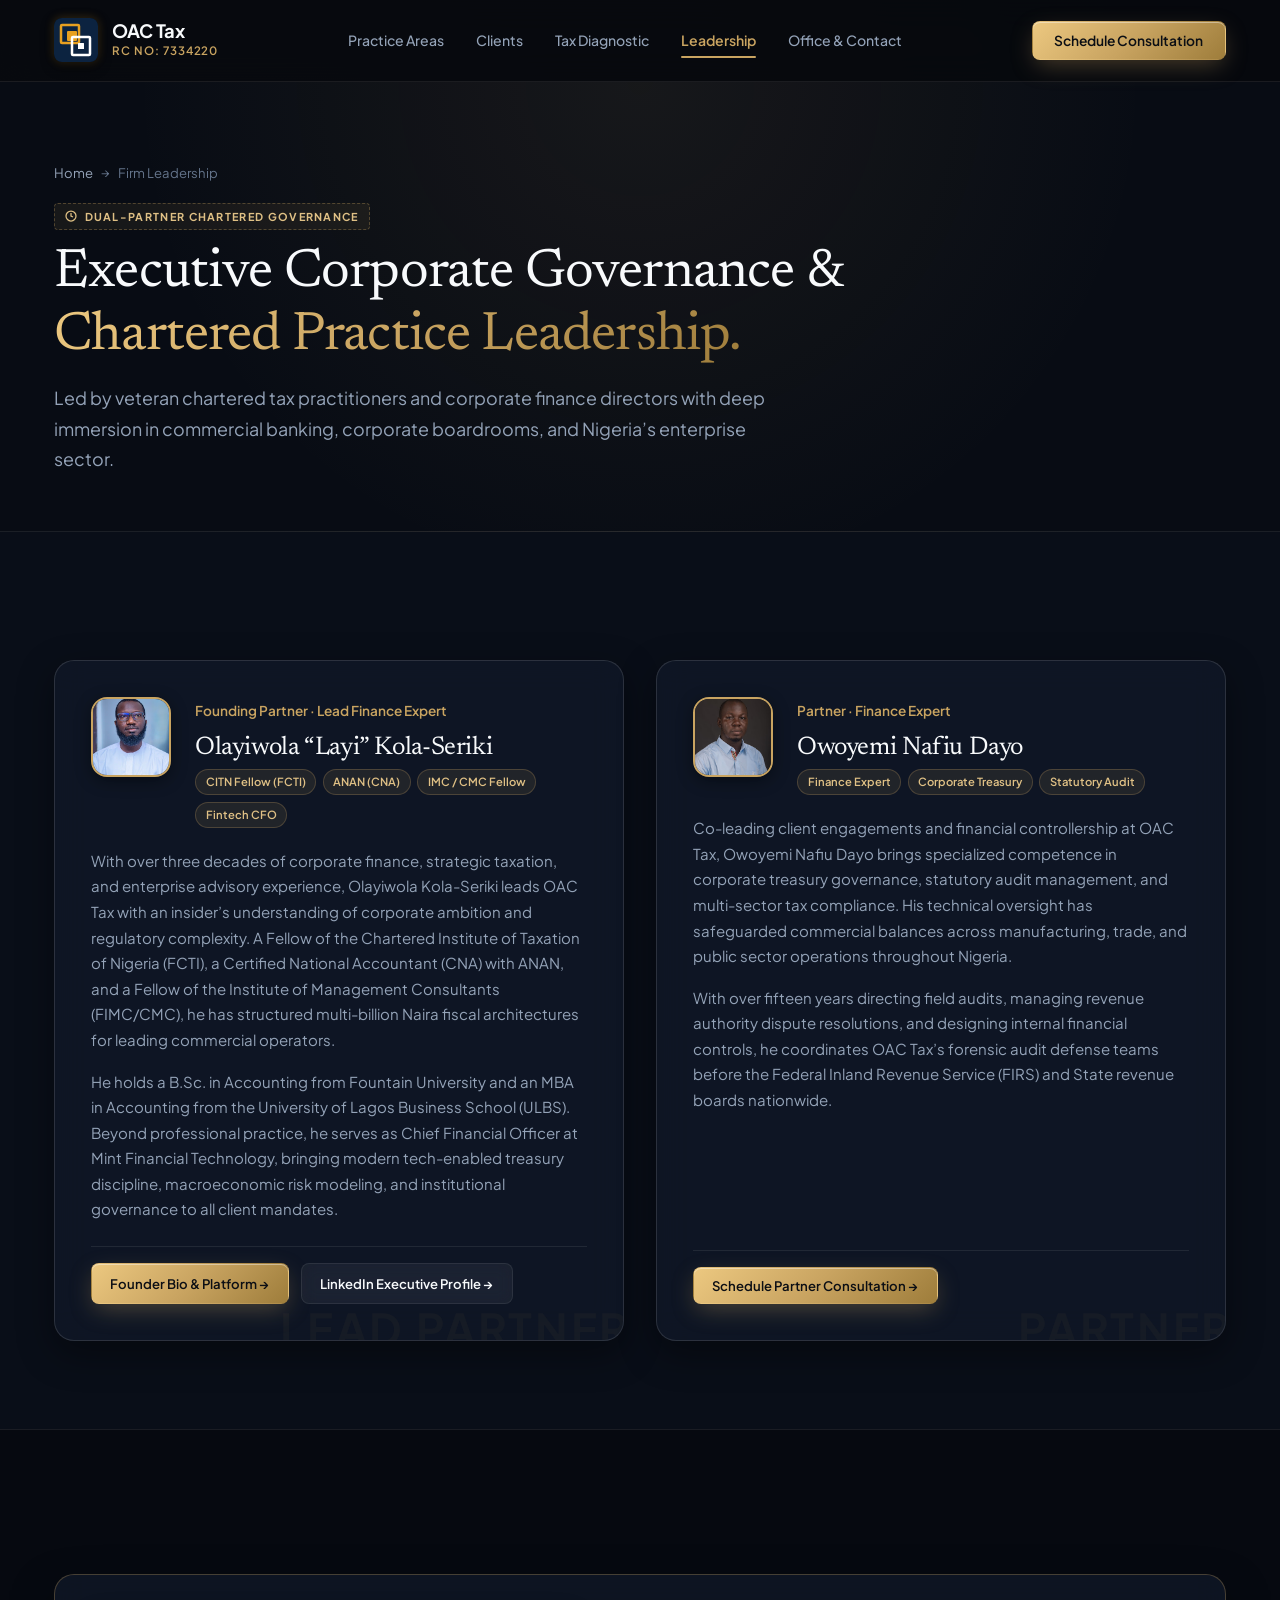
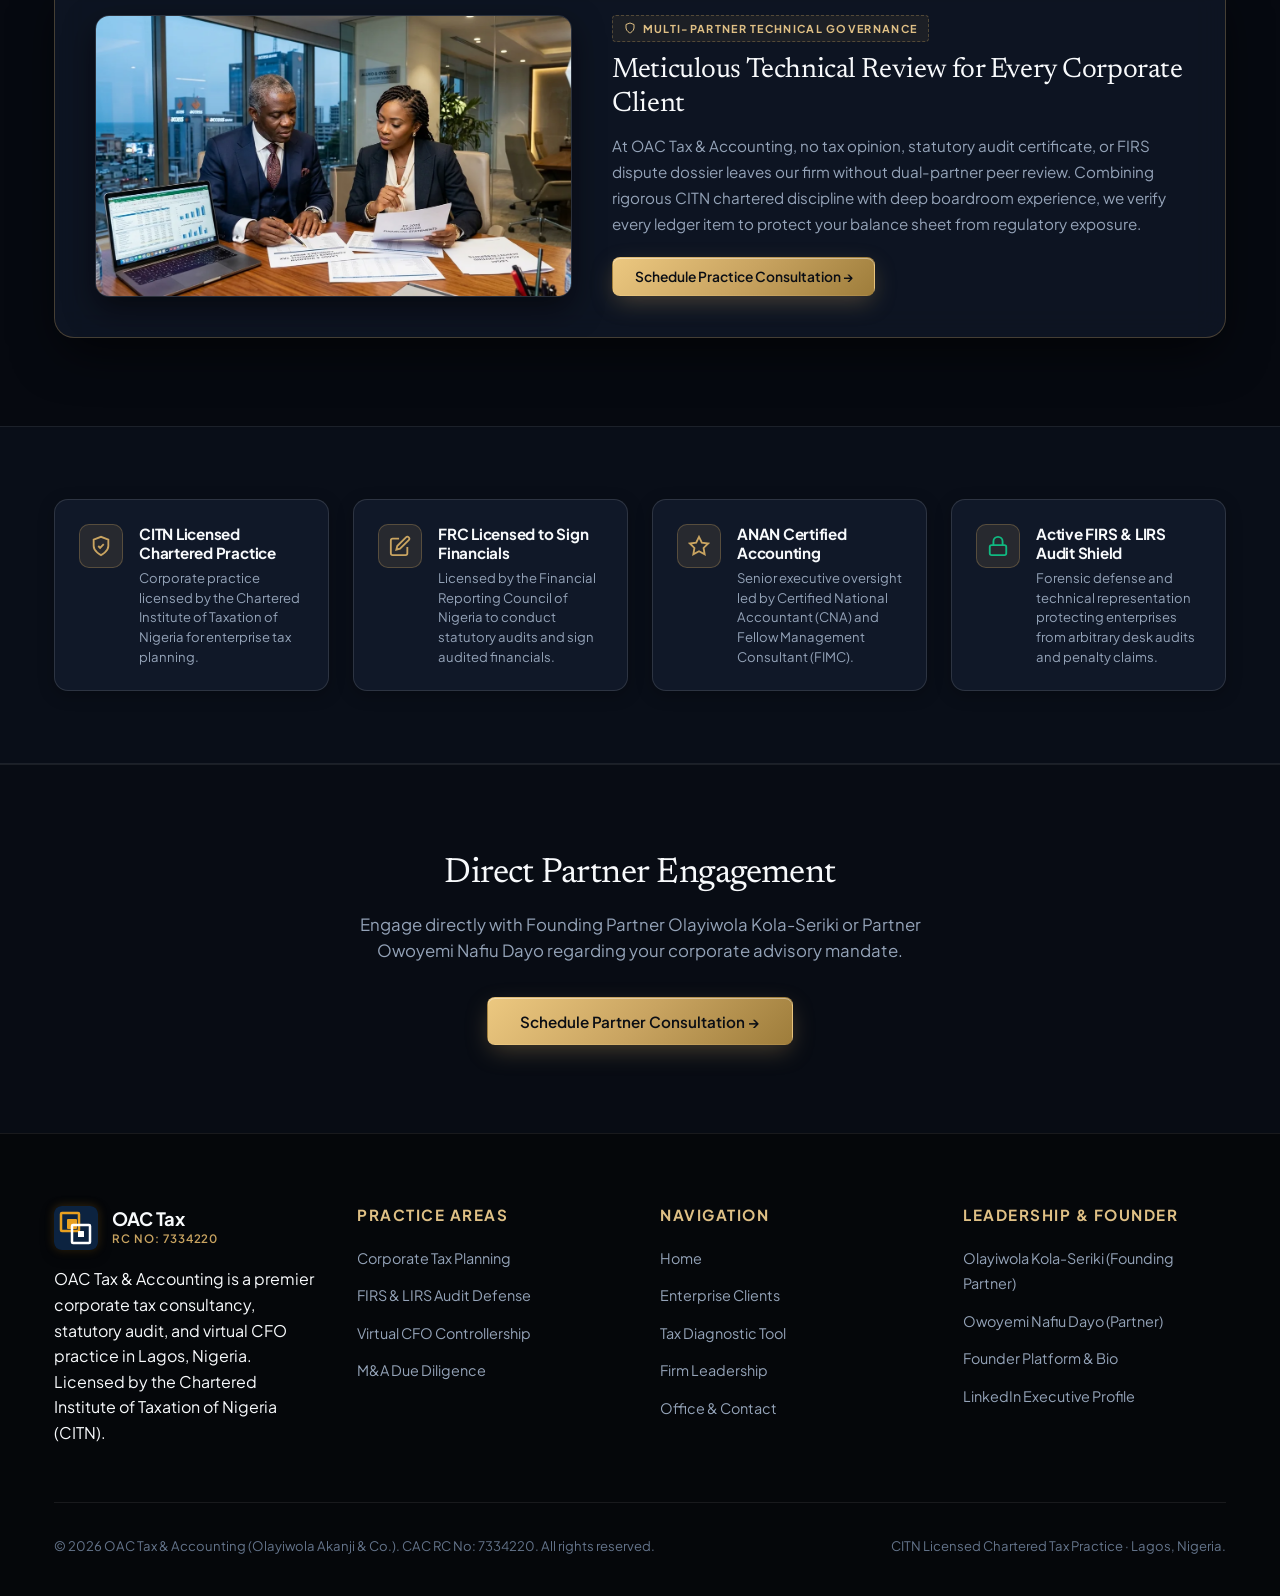
<file: leadership/index.html>
<!DOCTYPE html>
<html lang="en">
<head>
  <meta charset="UTF-8" />
  <meta name="viewport" content="width=device-width, initial-scale=1.0" />
  
  <!-- Primary SEO Meta Tags -->
  <title>Firm Leadership & Partners | Olayiwola Kola-Seriki & Owoyemi Nafiu Dayo | OAC Tax & Accounting</title>
  <meta name="description" content="Meet the leadership of OAC Tax & Accounting: Founding Partner Olayiwola Kola-Seriki (FCITN, CNA, FIMC) and Partner Owoyemi Nafiu Dayo. Veteran chartered tax practitioners and corporate finance directors in Lagos, Nigeria." />
  <meta name="keywords" content="Olayiwola Kola-Seriki, Layi Kola-Seriki, Owoyemi Nafiu Dayo, OAC Tax partners, CITN fellow Lagos, tax consultant partners Nigeria, Olayiwola Akanji and Co partners" />
  <meta name="author" content="OAC Tax & Accounting" />
  <meta name="robots" content="index, follow, max-image-preview:large, max-snippet:-1, max-video-preview:-1" />
  <link rel="canonical" href="https://oactax.com.ng/leadership/" />

  <!-- Open Graph -->
  <meta property="og:type" content="website" />
  <meta property="og:url" content="https://oactax.com.ng/leadership/" />
  <meta property="og:site_name" content="OAC Tax & Accounting" />
  <meta property="og:title" content="Firm Leadership & Partners | OAC Tax & Accounting" />
  <meta property="og:description" content="Led by veteran chartered tax practitioners and corporate finance directors: Olayiwola Kola-Seriki and Owoyemi Nafiu Dayo." />
  <meta property="og:image" content="https://oactax.com.ng/assets/images/author-portrait-1200.jpg" />

  <!-- Twitter Card -->
  <meta name="twitter:card" content="summary_large_image" />
  <meta name="twitter:title" content="Firm Leadership | OAC Tax & Accounting" />
  <meta name="twitter:description" content="Meet the partners leading OAC Tax & Accounting in Lagos, Nigeria." />
  <meta name="twitter:image" content="https://oactax.com.ng/assets/images/author-portrait-1200.jpg" />

  <!-- Favicon & Touch Icons -->
  <link rel="icon" type="image/svg+xml" href="/favicon.svg" />
  <link rel="icon" type="image/x-icon" href="/favicon.ico" />
  <link rel="icon" type="image/png" sizes="32x32" href="/assets/images/favicon-32x32.png" />
  <link rel="icon" type="image/png" sizes="16x16" href="/assets/images/favicon-16x16.png" />
  <link rel="apple-touch-icon" sizes="180x180" href="/apple-touch-icon.png" />
  <link rel="manifest" href="/site.webmanifest" />
  <meta name="theme-color" content="#0C2340" />

  <!-- Critical Performance Preloads -->
  <link rel="preload" as="font" type="font/woff2" href="/assets/fonts/newsreader-600.woff2" crossorigin />
  <link rel="preload" as="font" type="font/woff2" href="/assets/fonts/plus-jakarta-sans-400.woff2" crossorigin />
  <link rel="stylesheet" href="/assets/css/styles.css?v=4" />

  <!-- Schema.org Knowledge Graph Entity: Leadership & Partners -->
  <script type="application/ld+json">
  {
    "@context": "https://schema.org",
    "@graph": [
      {
        "@type": "BreadcrumbList",
        "itemListElement": [
          {
            "@type": "ListItem",
            "position": 1,
            "name": "Home",
            "item": "https://oactax.com.ng/"
          },
          {
            "@type": "ListItem",
            "position": 2,
            "name": "Leadership",
            "item": "https://oactax.com.ng/leadership/"
          }
        ]
      },
      {
        "@type": "AccountingService",
        "@id": "https://oactax.com.ng/#organization",
        "name": "OAC Tax & Accounting",
        "url": "https://oactax.com.ng/",
        "founder": {
          "@type": "Person",
          "@id": "https://olayiwolakolaseriki.com/#author",
          "name": "Olayiwola Kola-Seriki",
          "jobTitle": "Founding Partner & Lead Finance Expert",
          "url": "https://olayiwolakolaseriki.com/about/",
          "sameAs": [
            "https://www.linkedin.com/in/olayiwola-kola-seriki-296878146"
          ]
        },
        "employee": [
          {
            "@type": "Person",
            "name": "Owoyemi Nafiu Dayo",
            "jobTitle": "Partner & Finance Expert"
          }
        ]
      }
    ]
  }
  </script>
</head>
<body>

  <!-- Site Header -->
  <header class="site-header">
    <div class="container nav-wrapper">
      <a href="/" class="brand-block" aria-label="OAC Tax Home">
        <svg class="brand-logo-svg" width="44" height="44" viewBox="0 0 44 44" fill="none" xmlns="http://www.w3.org/2000/svg" aria-label="OAC Tax Logo">
          <rect width="44" height="44" rx="6" fill="#0C2340"/>
          <rect x="7" y="7" width="18" height="18" rx="1" stroke="#E8A020" stroke-width="2.5" fill="none"/>
          <rect x="13" y="13" width="10" height="10" rx="1" fill="#E8A020"/>
          <rect x="18" y="19" width="18" height="18" rx="1" stroke="white" stroke-width="2.5" fill="none"/>
          <rect x="24" y="25" width="6" height="6" rx="0.5" fill="white"/>
        </svg>
        <div class="brand-info">
          <span class="brand-title">OAC Tax</span>
          <span class="brand-rc">RC No: 7334220</span>
        </div>
      </a>

      <!-- Center Desktop Nav Links -->
      <nav class="nav-menu" aria-label="Primary Navigation">
        <a href="/practice-areas/" class="nav-link">Practice Areas</a>
        <a href="/clients/" class="nav-link">Clients</a>
        <a href="/tax-diagnostic/" class="nav-link">Tax Diagnostic</a>
        <a href="/leadership/" class="nav-link active">Leadership</a>
        <a href="/contact/" class="nav-link">Office &amp; Contact</a>
      </nav>

      <!-- Right Action CTA -->
      <div class="nav-actions">
        <button class="btn btn-gold" data-open-consultation style="padding: 0.65rem 1.35rem; font-size: 0.86rem;">
          Schedule Consultation
        </button>
        <button class="mobile-toggle" id="mobileToggle" aria-label="Toggle navigation">
          <svg width="22" height="22" viewBox="0 0 24 24" fill="none" stroke="currentColor" stroke-width="2">
            <line x1="3" y1="6" x2="21" y2="6"></line>
            <line x1="3" y1="12" x2="21" y2="12"></line>
            <line x1="3" y1="18" x2="21" y2="18"></line>
          </svg>
        </button>
      </div>
    </div>
  </header>

  <!-- Mobile Drawer Navigation -->
  <div class="mobile-drawer" id="mobileDrawer">
    <a href="/practice-areas/" class="nav-link">Practice Areas</a>
    <a href="/clients/" class="nav-link">Clients</a>
    <a href="/tax-diagnostic/" class="nav-link">Tax Diagnostic</a>
    <a href="/leadership/" class="nav-link active">Leadership</a>
    <a href="/contact/" class="nav-link">Office &amp; Contact</a>
    <button class="btn btn-gold" data-open-consultation style="margin-top: 1rem; width: 100%;">
      Schedule Consultation
    </button>
  </div>

  <main>
    <!-- Subpage Banner -->
    <section class="page-header-banner">
      <div class="container">
        <div class="breadcrumb-nav">
          <a href="/">Home</a>
          <span class="breadcrumb-separator">&rarr;</span>
          <span>Firm Leadership</span>
        </div>
        <div class="watermark-stamp" style="margin-bottom: 0.75rem;">
          <svg width="12" height="12" viewBox="0 0 24 24" fill="none" stroke="currentColor" stroke-width="2.5"><circle cx="12" cy="12" r="10"/><path d="M12 6v6l4 2"/></svg>
          <span>Dual-Partner Chartered Governance</span>
        </div>
        <h1 class="page-header-h1">
          Executive Corporate Governance &amp; <br />
          <span class="gold-gradient-text">Chartered Practice Leadership.</span>
        </h1>
        <p class="page-header-lead">
          Led by veteran chartered tax practitioners and corporate finance directors with deep immersion in commercial banking, corporate boardrooms, and Nigeria’s enterprise sector.
        </p>
      </div>
    </section>

    <!-- Leadership In-Depth Profiles -->
    <section class="section-padding" style="background: #090e18;">
      <div class="container">
        <div class="leadership-grid-2col">
          
          <!-- Partner 1: Olayiwola 'Layi' Kola-Seriki -->
          <div class="partner-card-3d">
            <div class="card-watermark" aria-hidden="true">LEAD PARTNER</div>
            <div>
              <div class="partner-card-top">
                <div class="partner-photo-frame">
                  <img src="/assets/images/partner-layi-original.jpg" alt="Olayiwola 'Layi' Kola-Seriki - Founding Partner &amp; Lead Finance Expert" loading="lazy" decoding="async" width="80" height="80" />
                </div>
                <div class="partner-title-block">
                  <span class="partner-role-tag">Founding Partner &middot; Lead Finance Expert</span>
                  <h2 style="font-size: 1.6rem; margin: 0.2rem 0; color: var(--text-primary);">Olayiwola &ldquo;Layi&rdquo; Kola-Seriki</h2>
                  <div class="partner-credentials-list">
                    <span class="partner-cred-chip">CITN Fellow (FCTI)</span>
                    <span class="partner-cred-chip">ANAN (CNA)</span>
                    <span class="partner-cred-chip">IMC / CMC Fellow</span>
                    <span class="partner-cred-chip">Fintech CFO</span>
                  </div>
                </div>
              </div>

              <p class="partner-bio" style="margin-bottom: 1rem;">
                With over three decades of corporate finance, strategic taxation, and enterprise advisory experience, Olayiwola Kola-Seriki leads OAC Tax with an insider’s understanding of corporate ambition and regulatory complexity. A Fellow of the Chartered Institute of Taxation of Nigeria (FCTI), a Certified National Accountant (CNA) with ANAN, and a Fellow of the Institute of Management Consultants (FIMC/CMC), he has structured multi-billion Naira fiscal architectures for leading commercial operators.
              </p>
              <p class="partner-bio" style="margin-bottom: 1.5rem;">
                He holds a B.Sc. in Accounting from Fountain University and an MBA in Accounting from the University of Lagos Business School (ULBS). Beyond professional practice, he serves as Chief Financial Officer at Mint Financial Technology, bringing modern tech-enabled treasury discipline, macroeconomic risk modeling, and institutional governance to all client mandates.
              </p>
            </div>

            <div class="partner-actions">
              <a href="https://olayiwolakolaseriki.com/about/" target="_blank" rel="noopener" class="btn btn-gold" style="font-size: 0.82rem; padding: 0.55rem 1.15rem;">
                Founder Bio &amp; Platform &rarr;
              </a>
              <a href="https://www.linkedin.com/in/olayiwola-kola-seriki-296878146" target="_blank" rel="noopener" class="btn btn-secondary" style="font-size: 0.82rem; padding: 0.55rem 1.15rem;">
                LinkedIn Executive Profile &rarr;
              </a>
            </div>
          </div>

          <!-- Partner 2: Owoyemi Nafiu Dayo -->
          <div class="partner-card-3d">
            <div class="card-watermark" aria-hidden="true">PARTNER</div>
            <div>
              <div class="partner-card-top">
                <div class="partner-photo-frame">
                  <img src="/assets/images/partner-nafiu-owoyemi.jpg" alt="Owoyemi Nafiu Dayo - Partner &amp; Finance Expert" loading="lazy" decoding="async" width="80" height="80" />
                </div>
                <div class="partner-title-block">
                  <span class="partner-role-tag">Partner &middot; Finance Expert</span>
                  <h2 style="font-size: 1.6rem; margin: 0.2rem 0; color: var(--text-primary);">Owoyemi Nafiu Dayo</h2>
                  <div class="partner-credentials-list">
                    <span class="partner-cred-chip">Finance Expert</span>
                    <span class="partner-cred-chip">Corporate Treasury</span>
                    <span class="partner-cred-chip">Statutory Audit</span>
                  </div>
                </div>
              </div>

              <p class="partner-bio" style="margin-bottom: 1rem;">
                Co-leading client engagements and financial controllership at OAC Tax, Owoyemi Nafiu Dayo brings specialized competence in corporate treasury governance, statutory audit management, and multi-sector tax compliance. His technical oversight has safeguarded commercial balances across manufacturing, trade, and public sector operations throughout Nigeria.
              </p>
              <p class="partner-bio" style="margin-bottom: 1.5rem;">
                With over fifteen years directing field audits, managing revenue authority dispute resolutions, and designing internal financial controls, he coordinates OAC Tax’s forensic audit defense teams before the Federal Inland Revenue Service (FIRS) and State revenue boards nationwide.
              </p>
            </div>

            <div class="partner-actions">
              <button class="btn btn-gold" data-open-consultation style="font-size: 0.82rem; padding: 0.55rem 1.15rem;">
                Schedule Partner Consultation &rarr;
              </button>
            </div>
          </div>

        </div>
      </div>
    </section>

    <!-- Institutional Governance & Peer Review Protocol -->
    <section class="section-padding" style="background: #060910; border-top: 1px solid var(--border-subtle);">
      <div class="container">
        <div class="showcase-banner-grid">
          <div class="showcase-img-frame">
            <picture>
              <source srcset="/assets/images/audit-governance-boardroom.webp" type="image/webp" />
              <img src="/assets/images/audit-governance-boardroom.jpg" alt="OAC Tax &amp; Accounting Partners analyzing audited financial balance sheets in Lagos boardroom" loading="lazy" decoding="async" width="1200" height="675" />
            </picture>
          </div>
          <div>
            <div class="watermark-stamp">
              <svg width="12" height="12" viewBox="0 0 24 24" fill="none" stroke="currentColor" stroke-width="2"><path d="M12 22s8-4 8-10V5l-8-3-8 3v7c0 6 8 10 8 10z"/></svg>
              <span>Multi-Partner Technical Governance</span>
            </div>
            <h3 style="font-size: 1.75rem; margin-bottom: 0.75rem;">Meticulous Technical Review for Every Corporate Client</h3>
            <p style="font-size: 0.95rem; color: var(--text-secondary); line-height: 1.7; margin-bottom: 1.25rem;">
              At OAC Tax &amp; Accounting, no tax opinion, statutory audit certificate, or FIRS dispute dossier leaves our firm without dual-partner peer review. Combining rigorous CITN chartered discipline with deep boardroom experience, we verify every ledger item to protect your balance sheet from regulatory exposure.
            </p>
            <div style="display: flex; gap: 1rem; align-items: center; flex-wrap: wrap;">
              <button class="btn btn-gold" data-open-consultation style="font-size: 0.86rem; padding: 0.65rem 1.35rem;">
                Schedule Practice Consultation &rarr;
              </button>
            </div>
          </div>
        </div>
      </div>
    </section>

    <!-- Institutional Accreditations Section -->
    <section class="accreditations-section" id="accreditations">
      <div class="container">
        <div class="accreditations-grid">
          <div class="accreditation-card">
            <div class="accreditation-icon">
              <svg width="22" height="22" viewBox="0 0 24 24" fill="none" stroke="currentColor" stroke-width="2"><path d="M12 22s8-4 8-10V5l-8-3-8 3v7c0 6 8 10 8 10z"/><polyline points="9 12 11 14 15 10"/></svg>
            </div>
            <div class="accreditation-info">
              <h4>CITN Licensed Chartered Practice</h4>
              <p>Corporate practice licensed by the Chartered Institute of Taxation of Nigeria for enterprise tax planning.</p>
            </div>
          </div>

          <div class="accreditation-card">
            <div class="accreditation-icon">
              <svg width="22" height="22" viewBox="0 0 24 24" fill="none" stroke="currentColor" stroke-width="2"><path d="M11 4H4a2 2 0 0 0-2 2v14a2 2 0 0 0 2 2h14a2 2 0 0 0 2-2v-7"/><path d="M18.5 2.5a2.121 2.121 0 0 1 3 3L12 15l-4 1 1-4 9.5-9.5z"/></svg>
            </div>
            <div class="accreditation-info">
              <h4>FRC Licensed to Sign Financials</h4>
              <p>Licensed by the Financial Reporting Council of Nigeria to conduct statutory audits and sign audited financials.</p>
            </div>
          </div>

          <div class="accreditation-card">
            <div class="accreditation-icon">
              <svg width="22" height="22" viewBox="0 0 24 24" fill="none" stroke="currentColor" stroke-width="2"><polygon points="12 2 15.09 8.26 22 9.27 17 14.14 18.18 21.02 12 17.77 5.82 21.02 7 14.14 2 9.27 8.91 8.26 12 2"/></svg>
            </div>
            <div class="accreditation-info">
              <h4>ANAN Certified Accounting</h4>
              <p>Senior executive oversight led by Certified National Accountant (CNA) and Fellow Management Consultant (FIMC).</p>
            </div>
          </div>

          <div class="accreditation-card">
            <div class="accreditation-icon">
              <svg width="22" height="22" viewBox="0 0 24 24" fill="none" stroke="#10B981" stroke-width="2"><rect x="3" y="11" width="18" height="11" rx="2" ry="2"/><path d="M7 11V7a5 5 0 0 1 10 0v4"/></svg>
            </div>
            <div class="accreditation-info">
              <h4>Active FIRS &amp; LIRS Audit Shield</h4>
              <p>Forensic defense and technical representation protecting enterprises from arbitrary desk audits and penalty claims.</p>
            </div>
          </div>
        </div>
      </div>
    </section>

    <!-- Consultation CTA -->
    <section class="section-padding" style="background: #080c14; border-top: 1px solid var(--border-subtle); text-align: center;">
      <div class="container-narrow">
        <h2 style="font-size: 2.2rem; margin-bottom: 1rem;">Direct Partner Engagement</h2>
        <p style="font-size: 1.05rem; color: var(--text-secondary); max-width: 580px; margin: 0 auto 2rem;">
          Engage directly with Founding Partner Olayiwola Kola-Seriki or Partner Owoyemi Nafiu Dayo regarding your corporate advisory mandate.
        </p>
        <button class="btn btn-gold" data-open-consultation style="padding: 0.85rem 2rem; font-size: 0.95rem;">
          Schedule Partner Consultation &rarr;
        </button>
      </div>
    </section>
  </main>

  <!-- Institutional Footer -->
  <footer class="site-footer">
    <div class="container">
      <div class="footer-grid">
        <div class="footer-brand-col">
          <div class="brand-block" style="margin-bottom: 1rem;">
            <svg class="brand-logo-svg" width="40" height="40" viewBox="0 0 44 44" fill="none" xmlns="http://www.w3.org/2000/svg">
              <rect width="44" height="44" rx="6" fill="#0C2340"/>
              <rect x="7" y="7" width="18" height="18" rx="1" stroke="#E8A020" stroke-width="2.5" fill="none"/>
              <rect x="13" y="13" width="10" height="10" rx="1" fill="#E8A020"/>
              <rect x="18" y="19" width="18" height="18" rx="1" stroke="white" stroke-width="2.5" fill="none"/>
              <rect x="24" y="25" width="6" height="6" rx="0.5" fill="white"/>
            </svg>
            <div class="brand-info">
              <span class="brand-title">OAC Tax</span>
              <span class="brand-rc">RC No: 7334220</span>
            </div>
          </div>
          <p class="footer-desc">
            OAC Tax &amp; Accounting is a premier corporate tax consultancy, statutory audit, and virtual CFO practice in Lagos, Nigeria. Licensed by the Chartered Institute of Taxation of Nigeria (CITN).
          </p>
        </div>

        <div class="footer-col">
          <h4 class="footer-heading">Practice Areas</h4>
          <ul class="footer-links">
            <li><a href="/practice-areas/#corporate-tax">Corporate Tax Planning</a></li>
            <li><a href="/practice-areas/#audit-defense">FIRS &amp; LIRS Audit Defense</a></li>
            <li><a href="/practice-areas/#virtual-cfo">Virtual CFO Controllership</a></li>
            <li><a href="/practice-areas/#restructuring">M&amp;A Due Diligence</a></li>
          </ul>
        </div>

        <div class="footer-col">
          <h4 class="footer-heading">Navigation</h4>
          <ul class="footer-links">
            <li><a href="/">Home</a></li>
            <li><a href="/clients/">Enterprise Clients</a></li>
            <li><a href="/tax-diagnostic/">Tax Diagnostic Tool</a></li>
            <li><a href="/leadership/">Firm Leadership</a></li>
            <li><a href="/contact/">Office &amp; Contact</a></li>
          </ul>
        </div>

        <div class="footer-col">
          <h4 class="footer-heading">Leadership &amp; Founder</h4>
          <ul class="footer-links">
            <li><a href="https://olayiwolakolaseriki.com/about/" target="_blank" rel="noopener">Olayiwola Kola-Seriki (Founding Partner)</a></li>
            <li><a href="/leadership/">Owoyemi Nafiu Dayo (Partner)</a></li>
            <li><a href="https://olayiwolakolaseriki.com/" target="_blank" rel="noopener">Founder Platform &amp; Bio</a></li>
            <li><a href="https://www.linkedin.com/in/olayiwola-kola-seriki-296878146" target="_blank" rel="noopener">LinkedIn Executive Profile</a></li>
          </ul>
        </div>
      </div>

      <div class="footer-bottom">
        <p>&copy; 2026 OAC Tax &amp; Accounting (Olayiwola Akanji &amp; Co.). CAC RC No: 7334220. All rights reserved.</p>
        <p>CITN Licensed Chartered Tax Practice &middot; Lagos, Nigeria.</p>
      </div>
    </div>
  </footer>

  <!-- Consultation Modal -->
  <div class="modal-backdrop" id="consultationModal" aria-hidden="true">
    <div class="modal-card">
      <div class="modal-header">
        <div>
          <h3>Schedule Executive Consultation</h3>
          <p style="font-size: 0.85rem; color: var(--text-secondary); margin: 0;">Direct advisory with a CITN Chartered Tax Practitioner</p>
        </div>
        <button class="modal-close-btn" id="modalClose" aria-label="Close modal">&times;</button>
      </div>
      <form class="consultation-form" id="consultationForm">
        <div class="form-group">
          <label for="clientName">Full Name &middot; Designation</label>
          <input type="text" id="clientName" class="form-input" placeholder="e.g. Adebayo Adeleke, MD/CFO" required />
        </div>
        <div class="form-group">
          <label for="clientCompany">Corporate Enterprise / Entity</label>
          <input type="text" id="clientCompany" class="form-input" placeholder="Company Name Ltd / Plc" required />
        </div>
        <div class="form-group">
          <label for="clientService">Primary Advisory Requirement</label>
          <select id="clientService" class="form-input">
            <option value="Statutory Audit & Defense">Statutory Audit &amp; FIRS/LIRS Defense</option>
            <option value="Corporate Tax Structuring">Corporate Tax Architecture &amp; WHT/VAT</option>
            <option value="Virtual CFO Controllership">Virtual CFO &amp; Board Governance</option>
            <option value="M&A Tax Due Diligence">Corporate Restructuring &amp; Valuation</option>
          </select>
        </div>
        <div class="form-group">
          <label for="clientMessage">Brief Overview of Mandate</label>
          <textarea id="clientMessage" class="form-textarea" rows="3" placeholder="Describe your corporate tax context, audit query, or advisory timeline..."></textarea>
        </div>
        <button type="submit" class="btn btn-gold" style="width: 100%; justify-content: center; padding: 0.9rem;">
          Dispatch to Executive Desk &rarr;
        </button>
      </form>
    </div>
  </div>

  <script src="/assets/js/main.js" defer></script>
</body>
</html>
</file>
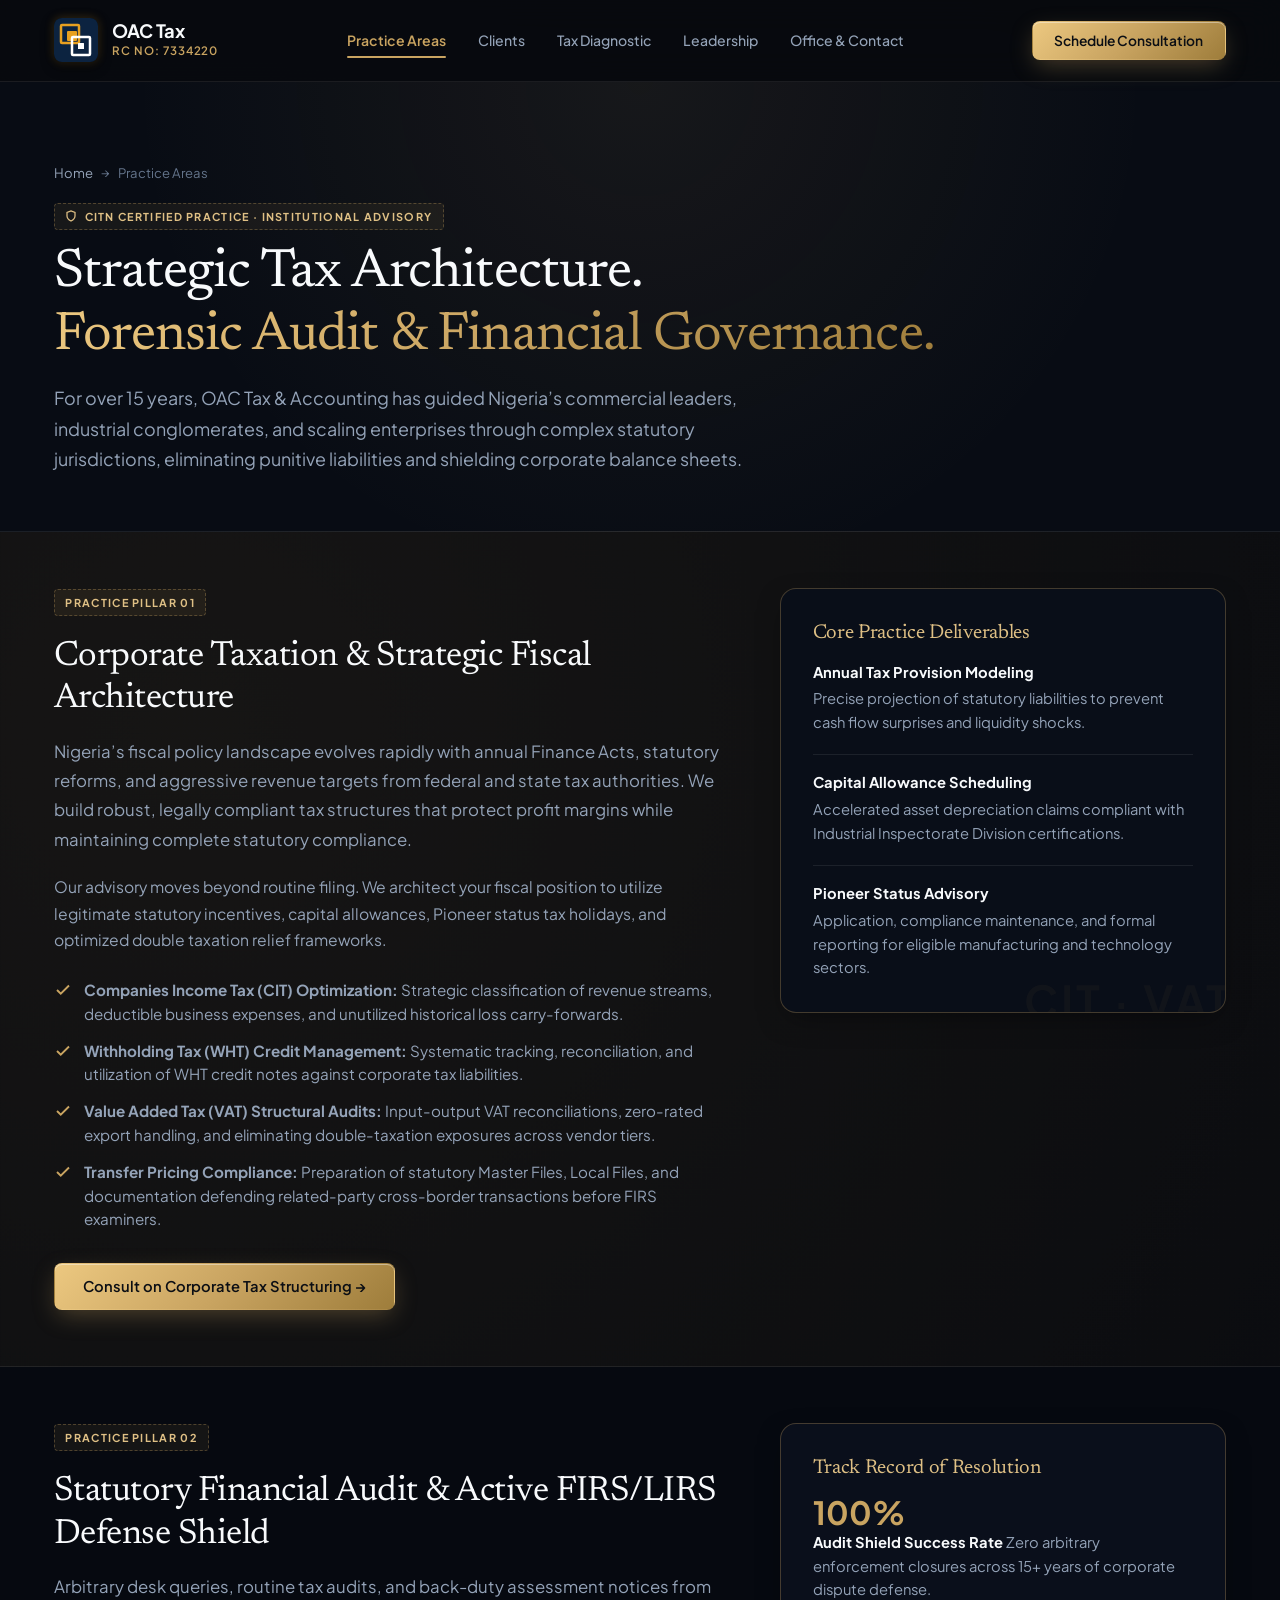
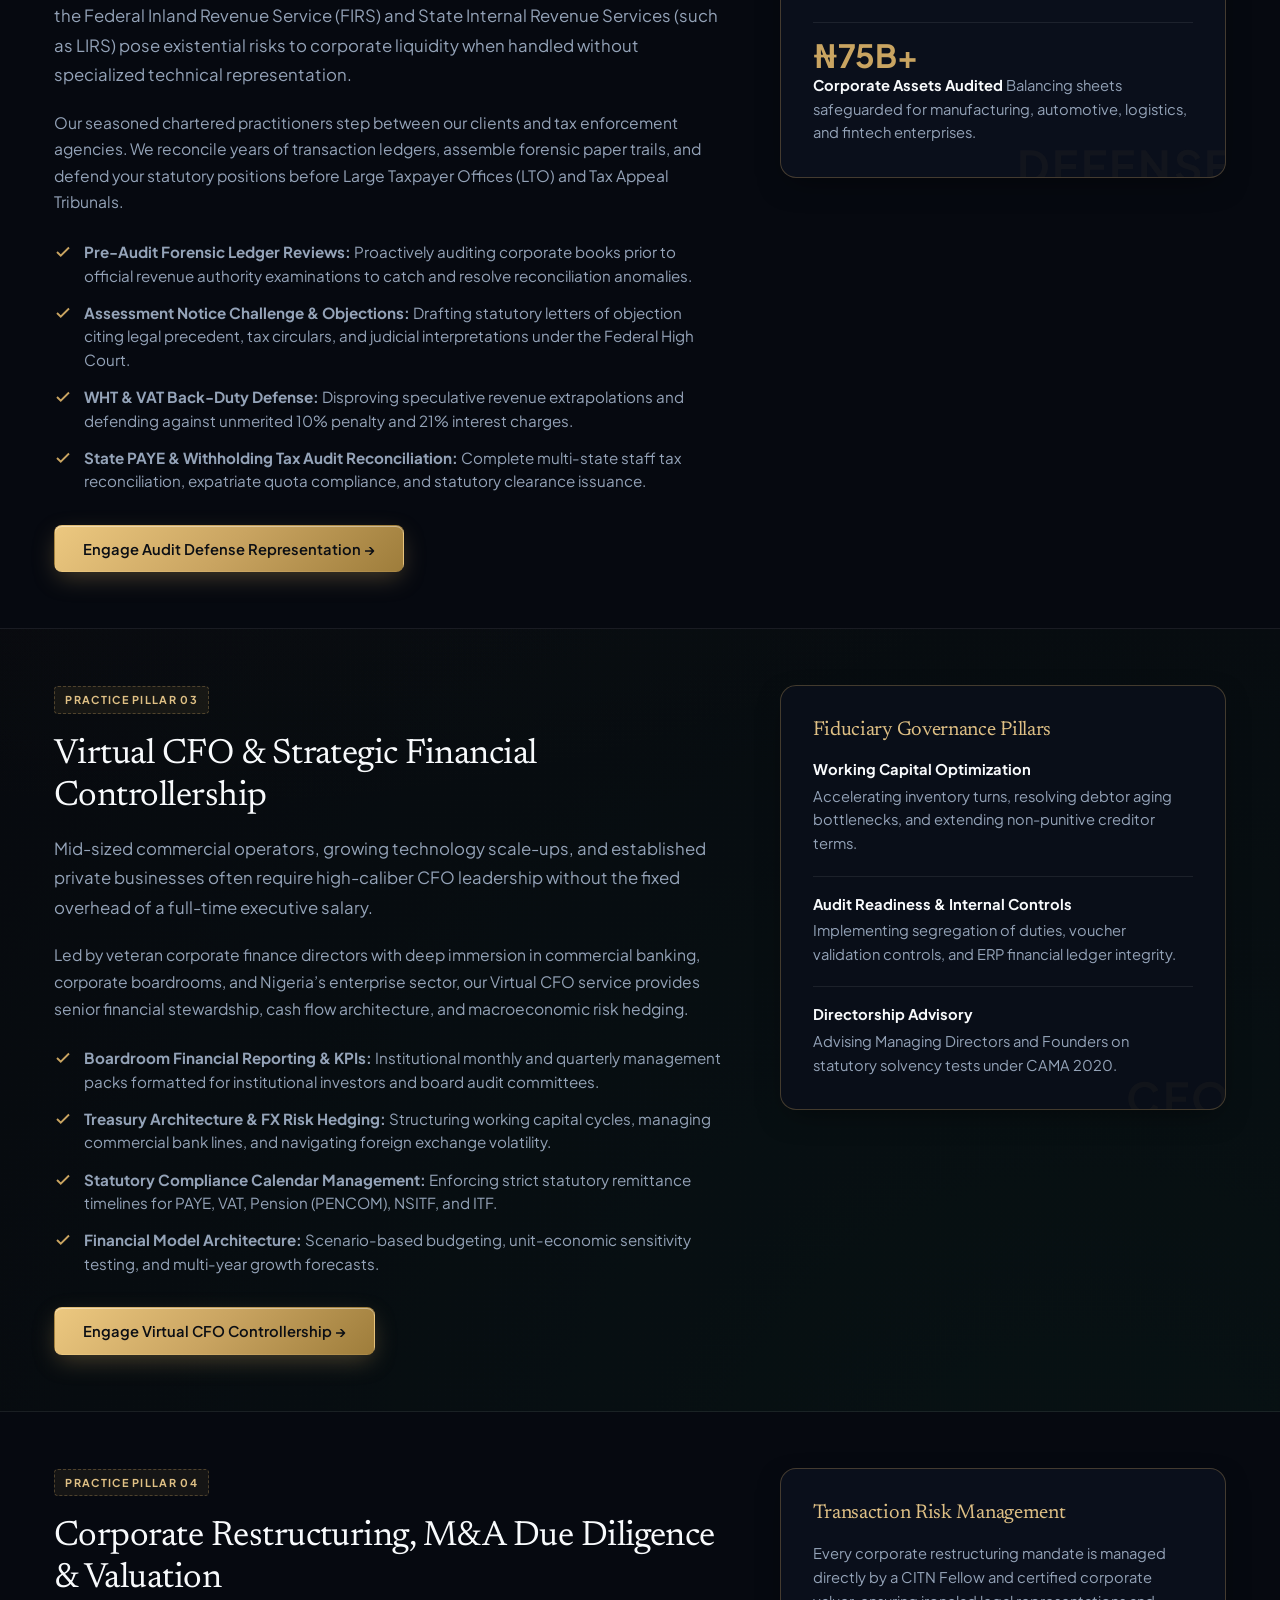
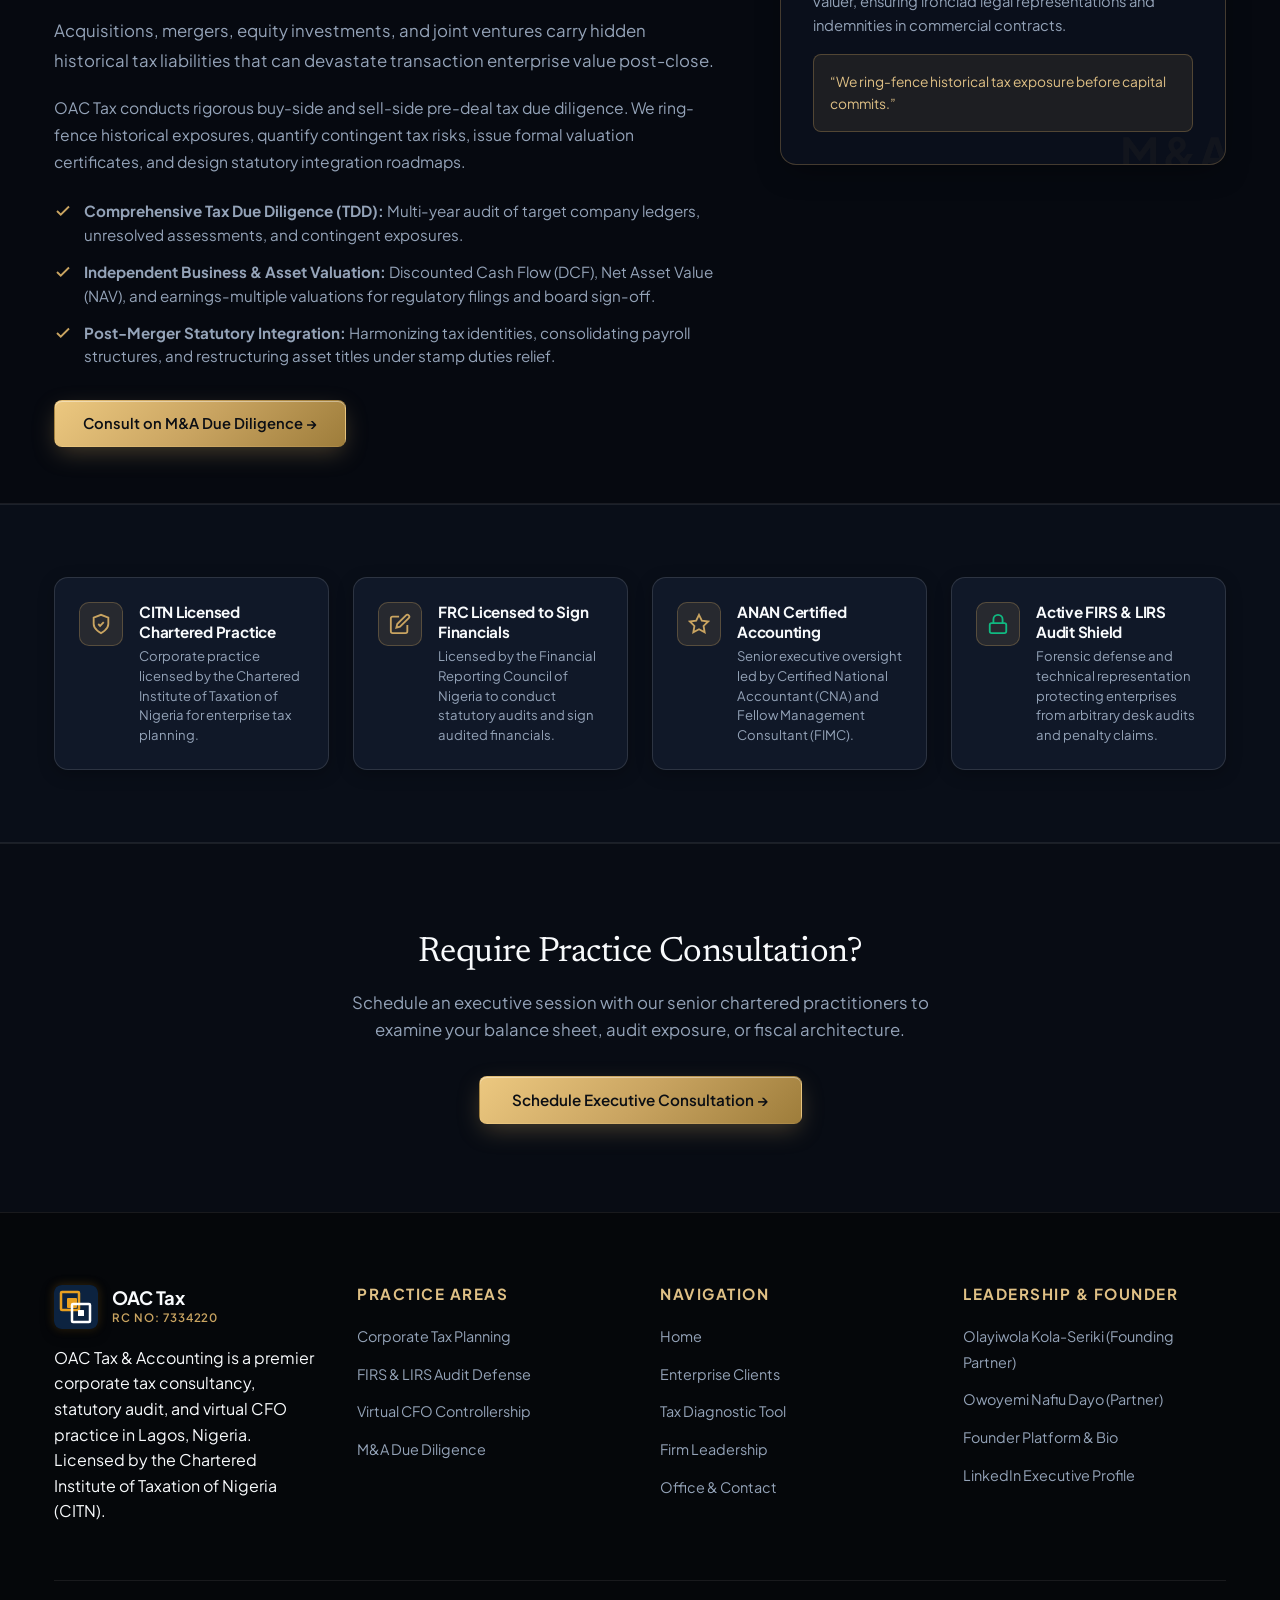
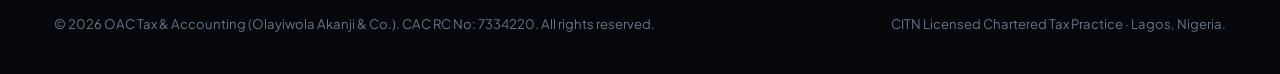
<file: practice-areas/index.html>
<!DOCTYPE html>
<html lang="en">
<head>
  <meta charset="UTF-8" />
  <meta name="viewport" content="width=device-width, initial-scale=1.0" />
  
  <!-- Primary SEO Meta Tags -->
  <title>Practice Areas | Corporate Tax, Statutory Audit & Virtual CFO Advisory | OAC Tax & Accounting</title>
  <meta name="description" content="Explore OAC Tax & Accounting's institutional practice areas in Lagos, Nigeria: Strategic Corporate Tax Architecture, FIRS/LIRS Audit Defense, Statutory Financial Audits, and Virtual CFO Controllership." />
  <meta name="keywords" content="Corporate tax planning Lagos, statutory audit Nigeria, FIRS audit defense, LIRS compliance, transfer pricing Nigeria, virtual CFO Lagos, capital allowances optimization, Pioneer status incentive, OAC Tax practice areas" />
  <meta name="author" content="OAC Tax & Accounting" />
  <meta name="robots" content="index, follow, max-image-preview:large, max-snippet:-1, max-video-preview:-1" />
  <link rel="canonical" href="https://oactax.com.ng/practice-areas/" />

  <!-- Open Graph / LinkedIn / Facebook -->
  <meta property="og:type" content="website" />
  <meta property="og:url" content="https://oactax.com.ng/practice-areas/" />
  <meta property="og:site_name" content="OAC Tax & Accounting" />
  <meta property="og:title" content="Practice Areas | OAC Tax & Accounting (Lagos, Nigeria)" />
  <meta property="og:description" content="Institutional corporate tax structuring, statutory audit assurance, and virtual CFO governance for Nigerian commercial enterprises." />
  <meta property="og:image" content="https://oactax.com.ng/assets/images/author-portrait-1200.jpg" />

  <!-- Twitter Card -->
  <meta name="twitter:card" content="summary_large_image" />
  <meta name="twitter:title" content="Practice Areas | OAC Tax & Accounting" />
  <meta name="twitter:description" content="Corporate tax, audit defense, and financial controllership tailored for enterprises navigating Nigeria's dynamic regulatory environment." />
  <meta name="twitter:image" content="https://oactax.com.ng/assets/images/author-portrait-1200.jpg" />

  <!-- Favicon & Touch Icons -->
  <link rel="icon" type="image/svg+xml" href="/favicon.svg" />
  <link rel="icon" type="image/x-icon" href="/favicon.ico" />
  <link rel="icon" type="image/png" sizes="32x32" href="/assets/images/favicon-32x32.png" />
  <link rel="icon" type="image/png" sizes="16x16" href="/assets/images/favicon-16x16.png" />
  <link rel="apple-touch-icon" sizes="180x180" href="/apple-touch-icon.png" />
  <link rel="manifest" href="/site.webmanifest" />
  <meta name="theme-color" content="#0C2340" />

  <!-- Critical Performance Preloads -->
  <link rel="preload" as="font" type="font/woff2" href="/assets/fonts/newsreader-600.woff2" crossorigin />
  <link rel="preload" as="font" type="font/woff2" href="/assets/fonts/plus-jakarta-sans-400.woff2" crossorigin />
  <link rel="stylesheet" href="/assets/css/styles.css?v=4" />

  <!-- Schema.org Knowledge Graph Entity: Service & Breadcrumb -->
  <script type="application/ld+json">
  {
    "@context": "https://schema.org",
    "@graph": [
      {
        "@type": "BreadcrumbList",
        "itemListElement": [
          {
            "@type": "ListItem",
            "position": 1,
            "name": "Home",
            "item": "https://oactax.com.ng/"
          },
          {
            "@type": "ListItem",
            "position": 2,
            "name": "Practice Areas",
            "item": "https://oactax.com.ng/practice-areas/"
          }
        ]
      },
      {
        "@type": "AccountingService",
        "@id": "https://oactax.com.ng/#organization",
        "name": "OAC Tax & Accounting",
        "url": "https://oactax.com.ng/",
        "hasOfferCatalog": {
          "@type": "OfferCatalog",
          "name": "Corporate Tax & Financial Assurance Practice",
          "itemListElement": [
            {
              "@type": "Offer",
              "itemOffered": {
                "@type": "Service",
                "name": "Strategic Corporate Taxation & Fiscal Planning",
                "description": "Comprehensive Companies Income Tax (CIT), VAT, and WHT restructuring under Nigerian Finance Acts."
              }
            },
            {
              "@type": "Offer",
              "itemOffered": {
                "@type": "Service",
                "name": "Statutory Audit & FIRS/LIRS Defense",
                "description": "Pre-audit forensic reconciliations and regulatory tribunal representation protecting balance sheets from back-duty penalties."
              }
            },
            {
              "@type": "Offer",
              "itemOffered": {
                "@type": "Service",
                "name": "Virtual CFO & Financial Controllership",
                "description": "Executive boardroom treasury oversight, cash flow architecture, and macroeconomic risk modeling."
              }
            },
            {
              "@type": "Offer",
              "itemOffered": {
                "@type": "Service",
                "name": "Corporate Restructuring & M&A Due Diligence",
                "description": "Historical tax liability ring-fencing, statutory valuation certificates, and post-merger integration."
              }
            }
          ]
        }
      }
    ]
  }
  </script>
</head>
<body>

  <!-- Site Header -->
  <header class="site-header">
    <div class="container nav-wrapper">
      <a href="/" class="brand-block" aria-label="OAC Tax Home">
        <svg class="brand-logo-svg" width="44" height="44" viewBox="0 0 44 44" fill="none" xmlns="http://www.w3.org/2000/svg" aria-label="OAC Tax Logo">
          <rect width="44" height="44" rx="6" fill="#0C2340"/>
          <rect x="7" y="7" width="18" height="18" rx="1" stroke="#E8A020" stroke-width="2.5" fill="none"/>
          <rect x="13" y="13" width="10" height="10" rx="1" fill="#E8A020"/>
          <rect x="18" y="19" width="18" height="18" rx="1" stroke="white" stroke-width="2.5" fill="none"/>
          <rect x="24" y="25" width="6" height="6" rx="0.5" fill="white"/>
        </svg>
        <div class="brand-info">
          <span class="brand-title">OAC Tax</span>
          <span class="brand-rc">RC No: 7334220</span>
        </div>
      </a>

      <!-- Center Desktop Nav Links -->
      <nav class="nav-menu" aria-label="Primary Navigation">
        <a href="/practice-areas/" class="nav-link active">Practice Areas</a>
        <a href="/clients/" class="nav-link">Clients</a>
        <a href="/tax-diagnostic/" class="nav-link">Tax Diagnostic</a>
        <a href="/leadership/" class="nav-link">Leadership</a>
        <a href="/contact/" class="nav-link">Office &amp; Contact</a>
      </nav>

      <!-- Right Action CTA -->
      <div class="nav-actions">
        <button class="btn btn-gold" data-open-consultation style="padding: 0.65rem 1.35rem; font-size: 0.86rem;">
          Schedule Consultation
        </button>
        <button class="mobile-toggle" id="mobileToggle" aria-label="Toggle navigation">
          <svg width="22" height="22" viewBox="0 0 24 24" fill="none" stroke="currentColor" stroke-width="2">
            <line x1="3" y1="6" x2="21" y2="6"></line>
            <line x1="3" y1="12" x2="21" y2="12"></line>
            <line x1="3" y1="18" x2="21" y2="18"></line>
          </svg>
        </button>
      </div>
    </div>
  </header>

  <!-- Mobile Drawer Navigation -->
  <div class="mobile-drawer" id="mobileDrawer">
    <a href="/practice-areas/" class="nav-link active">Practice Areas</a>
    <a href="/clients/" class="nav-link">Clients</a>
    <a href="/tax-diagnostic/" class="nav-link">Tax Diagnostic</a>
    <a href="/leadership/" class="nav-link">Leadership</a>
    <a href="/contact/" class="nav-link">Office &amp; Contact</a>
    <button class="btn btn-gold" data-open-consultation style="margin-top: 1rem; width: 100%;">
      Schedule Consultation
    </button>
  </div>

  <main>
    <!-- Subpage Banner -->
    <section class="page-header-banner">
      <div class="container">
        <div class="breadcrumb-nav">
          <a href="/">Home</a>
          <span class="breadcrumb-separator">&rarr;</span>
          <span>Practice Areas</span>
        </div>
        <div class="watermark-stamp" style="margin-bottom: 0.75rem;">
          <svg width="12" height="12" viewBox="0 0 24 24" fill="none" stroke="currentColor" stroke-width="2.5"><path d="M12 22s8-4 8-10V5l-8-3-8 3v7c0 6 8 10 8 10z"/></svg>
          <span>CITN Certified Practice &middot; Institutional Advisory</span>
        </div>
        <h1 class="page-header-h1">
          Strategic Tax Architecture. <br />
          <span class="gold-gradient-text">Forensic Audit &amp; Financial Governance.</span>
        </h1>
        <p class="page-header-lead">
          For over 15 years, OAC Tax &amp; Accounting has guided Nigeria’s commercial leaders, industrial conglomerates, and scaling enterprises through complex statutory jurisdictions, eliminating punitive liabilities and shielding corporate balance sheets.
        </p>
      </div>
    </section>

    <!-- Practice Area 1: Corporate Taxation & Fiscal Planning -->
    <section class="practice-detail-block" id="corporate-tax">
      <div class="container">
        <div class="practice-detail-grid">
          <div>
            <div class="watermark-stamp">Practice Pillar 01</div>
            <h2 style="font-size: 2.2rem; margin: 0.5rem 0 1rem; color: var(--text-primary);">
              Corporate Taxation &amp; Strategic Fiscal Architecture
            </h2>
            <p style="font-size: 1.05rem; line-height: 1.75; color: var(--text-secondary); margin-bottom: 1.25rem;">
              Nigeria’s fiscal policy landscape evolves rapidly with annual Finance Acts, statutory reforms, and aggressive revenue targets from federal and state tax authorities. We build robust, legally compliant tax structures that protect profit margins while maintaining complete statutory compliance.
            </p>
            <p style="font-size: 0.98rem; line-height: 1.7; color: var(--text-secondary);">
              Our advisory moves beyond routine filing. We architect your fiscal position to utilize legitimate statutory incentives, capital allowances, Pioneer status tax holidays, and optimized double taxation relief frameworks.
            </p>

            <ul class="feature-check-list">
              <li class="feature-check-item">
                <svg width="18" height="18" viewBox="0 0 24 24" fill="none" stroke="currentColor" stroke-width="2.5"><polyline points="20 6 9 17 4 12"/></svg>
                <span><strong>Companies Income Tax (CIT) Optimization:</strong> Strategic classification of revenue streams, deductible business expenses, and unutilized historical loss carry-forwards.</span>
              </li>
              <li class="feature-check-item">
                <svg width="18" height="18" viewBox="0 0 24 24" fill="none" stroke="currentColor" stroke-width="2.5"><polyline points="20 6 9 17 4 12"/></svg>
                <span><strong>Withholding Tax (WHT) Credit Management:</strong> Systematic tracking, reconciliation, and utilization of WHT credit notes against corporate tax liabilities.</span>
              </li>
              <li class="feature-check-item">
                <svg width="18" height="18" viewBox="0 0 24 24" fill="none" stroke="currentColor" stroke-width="2.5"><polyline points="20 6 9 17 4 12"/></svg>
                <span><strong>Value Added Tax (VAT) Structural Audits:</strong> Input-output VAT reconciliations, zero-rated export handling, and eliminating double-taxation exposures across vendor tiers.</span>
              </li>
              <li class="feature-check-item">
                <svg width="18" height="18" viewBox="0 0 24 24" fill="none" stroke="currentColor" stroke-width="2.5"><polyline points="20 6 9 17 4 12"/></svg>
                <span><strong>Transfer Pricing Compliance:</strong> Preparation of statutory Master Files, Local Files, and documentation defending related-party cross-border transactions before FIRS examiners.</span>
              </li>
            </ul>

            <div style="margin-top: 2rem;">
              <button class="btn btn-gold" data-open-consultation>
                Consult on Corporate Tax Structuring &rarr;
              </button>
            </div>
          </div>

          <!-- Side Metric Card -->
          <div class="service-card-3d" style="background: #090e18; border: 1.5px solid var(--border-gold); padding: 2rem;">
            <div class="card-watermark" aria-hidden="true">CIT &middot; VAT</div>
            <h3 style="font-size: 1.25rem; color: var(--gold-light); margin-bottom: 1rem;">Core Practice Deliverables</h3>
            <div style="display: flex; flex-direction: column; gap: 1.25rem; font-size: 0.92rem; color: var(--text-secondary);">
              <div>
                <strong style="color: var(--text-primary); display: block; margin-bottom: 0.2rem;">Annual Tax Provision Modeling</strong>
                Precise projection of statutory liabilities to prevent cash flow surprises and liquidity shocks.
              </div>
              <div style="border-top: 1px solid var(--border-subtle); padding-top: 1rem;">
                <strong style="color: var(--text-primary); display: block; margin-bottom: 0.2rem;">Capital Allowance Scheduling</strong>
                Accelerated asset depreciation claims compliant with Industrial Inspectorate Division certifications.
              </div>
              <div style="border-top: 1px solid var(--border-subtle); padding-top: 1rem;">
                <strong style="color: var(--text-primary); display: block; margin-bottom: 0.2rem;">Pioneer Status Advisory</strong>
                Application, compliance maintenance, and formal reporting for eligible manufacturing and technology sectors.
              </div>
            </div>
          </div>
        </div>
      </div>
    </section>

    <!-- Practice Area 2: Statutory Audit & Active FIRS/LIRS Defense -->
    <section class="practice-detail-block" id="audit-defense" style="background: #060910;">
      <div class="container">
        <div class="practice-detail-grid">
          <div>
            <div class="watermark-stamp">Practice Pillar 02</div>
            <h2 style="font-size: 2.2rem; margin: 0.5rem 0 1rem; color: var(--text-primary);">
              Statutory Financial Audit &amp; Active FIRS/LIRS Defense Shield
            </h2>
            <p style="font-size: 1.05rem; line-height: 1.75; color: var(--text-secondary); margin-bottom: 1.25rem;">
              Arbitrary desk queries, routine tax audits, and back-duty assessment notices from the Federal Inland Revenue Service (FIRS) and State Internal Revenue Services (such as LIRS) pose existential risks to corporate liquidity when handled without specialized technical representation.
            </p>
            <p style="font-size: 0.98rem; line-height: 1.7; color: var(--text-secondary);">
              Our seasoned chartered practitioners step between our clients and tax enforcement agencies. We reconcile years of transaction ledgers, assemble forensic paper trails, and defend your statutory positions before Large Taxpayer Offices (LTO) and Tax Appeal Tribunals.
            </p>

            <ul class="feature-check-list">
              <li class="feature-check-item">
                <svg width="18" height="18" viewBox="0 0 24 24" fill="none" stroke="currentColor" stroke-width="2.5"><polyline points="20 6 9 17 4 12"/></svg>
                <span><strong>Pre-Audit Forensic Ledger Reviews:</strong> Proactively auditing corporate books prior to official revenue authority examinations to catch and resolve reconciliation anomalies.</span>
              </li>
              <li class="feature-check-item">
                <svg width="18" height="18" viewBox="0 0 24 24" fill="none" stroke="currentColor" stroke-width="2.5"><polyline points="20 6 9 17 4 12"/></svg>
                <span><strong>Assessment Notice Challenge &amp; Objections:</strong> Drafting statutory letters of objection citing legal precedent, tax circulars, and judicial interpretations under the Federal High Court.</span>
              </li>
              <li class="feature-check-item">
                <svg width="18" height="18" viewBox="0 0 24 24" fill="none" stroke="currentColor" stroke-width="2.5"><polyline points="20 6 9 17 4 12"/></svg>
                <span><strong>WHT &amp; VAT Back-Duty Defense:</strong> Disproving speculative revenue extrapolations and defending against unmerited 10% penalty and 21% interest charges.</span>
              </li>
              <li class="feature-check-item">
                <svg width="18" height="18" viewBox="0 0 24 24" fill="none" stroke="currentColor" stroke-width="2.5"><polyline points="20 6 9 17 4 12"/></svg>
                <span><strong>State PAYE &amp; Withholding Tax Audit Reconciliation:</strong> Complete multi-state staff tax reconciliation, expatriate quota compliance, and statutory clearance issuance.</span>
              </li>
            </ul>

            <div style="margin-top: 2rem;">
              <button class="btn btn-gold" data-open-consultation>
                Engage Audit Defense Representation &rarr;
              </button>
            </div>
          </div>

          <!-- Side Metric Card -->
          <div class="service-card-3d" style="background: #0a0f1b; border: 1.5px solid var(--border-gold); padding: 2rem;">
            <div class="card-watermark" aria-hidden="true">DEFENSE</div>
            <h3 style="font-size: 1.25rem; color: var(--gold-light); margin-bottom: 1rem;">Track Record of Resolution</h3>
            <div style="display: flex; flex-direction: column; gap: 1.25rem; font-size: 0.92rem; color: var(--text-secondary);">
              <div>
                <span class="metric-val" style="font-size: 2rem; color: var(--gold-primary); display: block; margin-bottom: 0.2rem;">100%</span>
                <strong style="color: var(--text-primary);">Audit Shield Success Rate</strong>
                Zero arbitrary enforcement closures across 15+ years of corporate dispute defense.
              </div>
              <div style="border-top: 1px solid var(--border-subtle); padding-top: 1rem;">
                <span class="metric-val" style="font-size: 2rem; color: var(--gold-primary); display: block; margin-bottom: 0.2rem;">&#8358;75B+</span>
                <strong style="color: var(--text-primary);">Corporate Assets Audited</strong>
                Balancing sheets safeguarded for manufacturing, automotive, logistics, and fintech enterprises.
              </div>
            </div>
          </div>
        </div>
      </div>
    </section>

    <!-- Practice Area 3: Virtual CFO & Strategic Controllership -->
    <section class="practice-detail-block" id="virtual-cfo">
      <div class="container">
        <div class="practice-detail-grid">
          <div>
            <div class="watermark-stamp">Practice Pillar 03</div>
            <h2 style="font-size: 2.2rem; margin: 0.5rem 0 1rem; color: var(--text-primary);">
              Virtual CFO &amp; Strategic Financial Controllership
            </h2>
            <p style="font-size: 1.05rem; line-height: 1.75; color: var(--text-secondary); margin-bottom: 1.25rem;">
              Mid-sized commercial operators, growing technology scale-ups, and established private businesses often require high-caliber CFO leadership without the fixed overhead of a full-time executive salary.
            </p>
            <p style="font-size: 0.98rem; line-height: 1.7; color: var(--text-secondary);">
              Led by veteran corporate finance directors with deep immersion in commercial banking, corporate boardrooms, and Nigeria’s enterprise sector, our Virtual CFO service provides senior financial stewardship, cash flow architecture, and macroeconomic risk hedging.
            </p>

            <ul class="feature-check-list">
              <li class="feature-check-item">
                <svg width="18" height="18" viewBox="0 0 24 24" fill="none" stroke="currentColor" stroke-width="2.5"><polyline points="20 6 9 17 4 12"/></svg>
                <span><strong>Boardroom Financial Reporting &amp; KPIs:</strong> Institutional monthly and quarterly management packs formatted for institutional investors and board audit committees.</span>
              </li>
              <li class="feature-check-item">
                <svg width="18" height="18" viewBox="0 0 24 24" fill="none" stroke="currentColor" stroke-width="2.5"><polyline points="20 6 9 17 4 12"/></svg>
                <span><strong>Treasury Architecture &amp; FX Risk Hedging:</strong> Structuring working capital cycles, managing commercial bank lines, and navigating foreign exchange volatility.</span>
              </li>
              <li class="feature-check-item">
                <svg width="18" height="18" viewBox="0 0 24 24" fill="none" stroke="currentColor" stroke-width="2.5"><polyline points="20 6 9 17 4 12"/></svg>
                <span><strong>Statutory Compliance Calendar Management:</strong> Enforcing strict statutory remittance timelines for PAYE, VAT, Pension (PENCOM), NSITF, and ITF.</span>
              </li>
              <li class="feature-check-item">
                <svg width="18" height="18" viewBox="0 0 24 24" fill="none" stroke="currentColor" stroke-width="2.5"><polyline points="20 6 9 17 4 12"/></svg>
                <span><strong>Financial Model Architecture:</strong> Scenario-based budgeting, unit-economic sensitivity testing, and multi-year growth forecasts.</span>
              </li>
            </ul>

            <div style="margin-top: 2rem;">
              <button class="btn btn-gold" data-open-consultation>
                Engage Virtual CFO Controllership &rarr;
              </button>
            </div>
          </div>

          <!-- Showcase Box -->
          <div class="service-card-3d" style="background: #090e18; border: 1.5px solid var(--border-gold); padding: 2rem;">
            <div class="card-watermark" aria-hidden="true">CFO</div>
            <h3 style="font-size: 1.25rem; color: var(--gold-light); margin-bottom: 1rem;">Fiduciary Governance Pillars</h3>
            <div style="display: flex; flex-direction: column; gap: 1.25rem; font-size: 0.92rem; color: var(--text-secondary);">
              <div>
                <strong style="color: var(--text-primary); display: block; margin-bottom: 0.2rem;">Working Capital Optimization</strong>
                Accelerating inventory turns, resolving debtor aging bottlenecks, and extending non-punitive creditor terms.
              </div>
              <div style="border-top: 1px solid var(--border-subtle); padding-top: 1rem;">
                <strong style="color: var(--text-primary); display: block; margin-bottom: 0.2rem;">Audit Readiness &amp; Internal Controls</strong>
                Implementing segregation of duties, voucher validation controls, and ERP financial ledger integrity.
              </div>
              <div style="border-top: 1px solid var(--border-subtle); padding-top: 1rem;">
                <strong style="color: var(--text-primary); display: block; margin-bottom: 0.2rem;">Directorship Advisory</strong>
                Advising Managing Directors and Founders on statutory solvency tests under CAMA 2020.
              </div>
            </div>
          </div>
        </div>
      </div>
    </section>

    <!-- Practice Area 4: Corporate Restructuring & M&A -->
    <section class="practice-detail-block" id="restructuring" style="background: #060910;">
      <div class="container">
        <div class="practice-detail-grid">
          <div>
            <div class="watermark-stamp">Practice Pillar 04</div>
            <h2 style="font-size: 2.2rem; margin: 0.5rem 0 1rem; color: var(--text-primary);">
              Corporate Restructuring, M&amp;A Due Diligence &amp; Valuation
            </h2>
            <p style="font-size: 1.05rem; line-height: 1.75; color: var(--text-secondary); margin-bottom: 1.25rem;">
              Acquisitions, mergers, equity investments, and joint ventures carry hidden historical tax liabilities that can devastate transaction enterprise value post-close.
            </p>
            <p style="font-size: 0.98rem; line-height: 1.7; color: var(--text-secondary);">
              OAC Tax conducts rigorous buy-side and sell-side pre-deal tax due diligence. We ring-fence historical exposures, quantify contingent tax risks, issue formal valuation certificates, and design statutory integration roadmaps.
            </p>

            <ul class="feature-check-list">
              <li class="feature-check-item">
                <svg width="18" height="18" viewBox="0 0 24 24" fill="none" stroke="currentColor" stroke-width="2.5"><polyline points="20 6 9 17 4 12"/></svg>
                <span><strong>Comprehensive Tax Due Diligence (TDD):</strong> Multi-year audit of target company ledgers, unresolved assessments, and contingent exposures.</span>
              </li>
              <li class="feature-check-item">
                <svg width="18" height="18" viewBox="0 0 24 24" fill="none" stroke="currentColor" stroke-width="2.5"><polyline points="20 6 9 17 4 12"/></svg>
                <span><strong>Independent Business &amp; Asset Valuation:</strong> Discounted Cash Flow (DCF), Net Asset Value (NAV), and earnings-multiple valuations for regulatory filings and board sign-off.</span>
              </li>
              <li class="feature-check-item">
                <svg width="18" height="18" viewBox="0 0 24 24" fill="none" stroke="currentColor" stroke-width="2.5"><polyline points="20 6 9 17 4 12"/></svg>
                <span><strong>Post-Merger Statutory Integration:</strong> Harmonizing tax identities, consolidating payroll structures, and restructuring asset titles under stamp duties relief.</span>
              </li>
            </ul>

            <div style="margin-top: 2rem;">
              <button class="btn btn-gold" data-open-consultation>
                Consult on M&amp;A Due Diligence &rarr;
              </button>
            </div>
          </div>

          <!-- Showcase Box -->
          <div class="service-card-3d" style="background: #0a0f1b; border: 1.5px solid var(--border-gold); padding: 2rem;">
            <div class="card-watermark" aria-hidden="true">M&amp;A</div>
            <h3 style="font-size: 1.25rem; color: var(--gold-light); margin-bottom: 1rem;">Transaction Risk Management</h3>
            <p style="font-size: 0.92rem; line-height: 1.65; color: var(--text-secondary); margin-bottom: 1rem;">
              Every corporate restructuring mandate is managed directly by a CITN Fellow and certified corporate valuer, ensuring ironclad legal representations and indemnities in commercial contracts.
            </p>
            <div style="background: rgba(201, 164, 97, 0.1); border: 1px solid var(--border-gold); border-radius: 8px; padding: 1rem; font-size: 0.86rem; color: var(--gold-light);">
              &ldquo;We ring-fence historical tax exposure before capital commits.&rdquo;
            </div>
          </div>
        </div>
      </div>
    </section>

    <!-- Institutional Accreditations Section -->
    <section class="accreditations-section" id="accreditations">
      <div class="container">
        <div class="accreditations-grid">
          <div class="accreditation-card">
            <div class="accreditation-icon">
              <svg width="22" height="22" viewBox="0 0 24 24" fill="none" stroke="currentColor" stroke-width="2"><path d="M12 22s8-4 8-10V5l-8-3-8 3v7c0 6 8 10 8 10z"/><polyline points="9 12 11 14 15 10"/></svg>
            </div>
            <div class="accreditation-info">
              <h4>CITN Licensed Chartered Practice</h4>
              <p>Corporate practice licensed by the Chartered Institute of Taxation of Nigeria for enterprise tax planning.</p>
            </div>
          </div>

          <div class="accreditation-card">
            <div class="accreditation-icon">
              <svg width="22" height="22" viewBox="0 0 24 24" fill="none" stroke="currentColor" stroke-width="2"><path d="M11 4H4a2 2 0 0 0-2 2v14a2 2 0 0 0 2 2h14a2 2 0 0 0 2-2v-7"/><path d="M18.5 2.5a2.121 2.121 0 0 1 3 3L12 15l-4 1 1-4 9.5-9.5z"/></svg>
            </div>
            <div class="accreditation-info">
              <h4>FRC Licensed to Sign Financials</h4>
              <p>Licensed by the Financial Reporting Council of Nigeria to conduct statutory audits and sign audited financials.</p>
            </div>
          </div>

          <div class="accreditation-card">
            <div class="accreditation-icon">
              <svg width="22" height="22" viewBox="0 0 24 24" fill="none" stroke="currentColor" stroke-width="2"><polygon points="12 2 15.09 8.26 22 9.27 17 14.14 18.18 21.02 12 17.77 5.82 21.02 7 14.14 2 9.27 8.91 8.26 12 2"/></svg>
            </div>
            <div class="accreditation-info">
              <h4>ANAN Certified Accounting</h4>
              <p>Senior executive oversight led by Certified National Accountant (CNA) and Fellow Management Consultant (FIMC).</p>
            </div>
          </div>

          <div class="accreditation-card">
            <div class="accreditation-icon">
              <svg width="22" height="22" viewBox="0 0 24 24" fill="none" stroke="#10B981" stroke-width="2"><rect x="3" y="11" width="18" height="11" rx="2" ry="2"/><path d="M7 11V7a5 5 0 0 1 10 0v4"/></svg>
            </div>
            <div class="accreditation-info">
              <h4>Active FIRS &amp; LIRS Audit Shield</h4>
              <p>Forensic defense and technical representation protecting enterprises from arbitrary desk audits and penalty claims.</p>
            </div>
          </div>
        </div>
      </div>
    </section>

    <!-- Consultation CTA -->
    <section class="section-padding" style="background: #080c14; border-top: 1px solid var(--border-subtle); text-align: center;">
      <div class="container-narrow">
        <h2 style="font-size: 2.2rem; margin-bottom: 1rem;">Require Practice Consultation?</h2>
        <p style="font-size: 1.05rem; color: var(--text-secondary); max-width: 580px; margin: 0 auto 2rem;">
          Schedule an executive session with our senior chartered practitioners to examine your balance sheet, audit exposure, or fiscal architecture.
        </p>
        <button class="btn btn-gold" data-open-consultation style="padding: 0.85rem 2rem; font-size: 0.95rem;">
          Schedule Executive Consultation &rarr;
        </button>
      </div>
    </section>
  </main>

  <!-- Institutional Footer -->
  <footer class="site-footer">
    <div class="container">
      <div class="footer-grid">
        <div class="footer-brand-col">
          <div class="brand-block" style="margin-bottom: 1rem;">
            <svg class="brand-logo-svg" width="40" height="40" viewBox="0 0 44 44" fill="none" xmlns="http://www.w3.org/2000/svg">
              <rect width="44" height="44" rx="6" fill="#0C2340"/>
              <rect x="7" y="7" width="18" height="18" rx="1" stroke="#E8A020" stroke-width="2.5" fill="none"/>
              <rect x="13" y="13" width="10" height="10" rx="1" fill="#E8A020"/>
              <rect x="18" y="19" width="18" height="18" rx="1" stroke="white" stroke-width="2.5" fill="none"/>
              <rect x="24" y="25" width="6" height="6" rx="0.5" fill="white"/>
            </svg>
            <div class="brand-info">
              <span class="brand-title">OAC Tax</span>
              <span class="brand-rc">RC No: 7334220</span>
            </div>
          </div>
          <p class="footer-desc">
            OAC Tax &amp; Accounting is a premier corporate tax consultancy, statutory audit, and virtual CFO practice in Lagos, Nigeria. Licensed by the Chartered Institute of Taxation of Nigeria (CITN).
          </p>
        </div>

        <div class="footer-col">
          <h4 class="footer-heading">Practice Areas</h4>
          <ul class="footer-links">
            <li><a href="/practice-areas/#corporate-tax">Corporate Tax Planning</a></li>
            <li><a href="/practice-areas/#audit-defense">FIRS &amp; LIRS Audit Defense</a></li>
            <li><a href="/practice-areas/#virtual-cfo">Virtual CFO Controllership</a></li>
            <li><a href="/practice-areas/#restructuring">M&amp;A Due Diligence</a></li>
          </ul>
        </div>

        <div class="footer-col">
          <h4 class="footer-heading">Navigation</h4>
          <ul class="footer-links">
            <li><a href="/">Home</a></li>
            <li><a href="/clients/">Enterprise Clients</a></li>
            <li><a href="/tax-diagnostic/">Tax Diagnostic Tool</a></li>
            <li><a href="/leadership/">Firm Leadership</a></li>
            <li><a href="/contact/">Office &amp; Contact</a></li>
          </ul>
        </div>

        <div class="footer-col">
          <h4 class="footer-heading">Leadership &amp; Founder</h4>
          <ul class="footer-links">
            <li><a href="https://olayiwolakolaseriki.com/about/" target="_blank" rel="noopener">Olayiwola Kola-Seriki (Founding Partner)</a></li>
            <li><a href="/leadership/">Owoyemi Nafiu Dayo (Partner)</a></li>
            <li><a href="https://olayiwolakolaseriki.com/" target="_blank" rel="noopener">Founder Platform &amp; Bio</a></li>
            <li><a href="https://www.linkedin.com/in/olayiwola-kola-seriki-296878146" target="_blank" rel="noopener">LinkedIn Executive Profile</a></li>
          </ul>
        </div>
      </div>

      <div class="footer-bottom">
        <p>&copy; 2026 OAC Tax &amp; Accounting (Olayiwola Akanji &amp; Co.). CAC RC No: 7334220. All rights reserved.</p>
        <p>CITN Licensed Chartered Tax Practice &middot; Lagos, Nigeria.</p>
      </div>
    </div>
  </footer>

  <!-- Consultation Modal -->
  <div class="modal-backdrop" id="consultationModal" aria-hidden="true">
    <div class="modal-card">
      <div class="modal-header">
        <div>
          <h3>Schedule Executive Consultation</h3>
          <p style="font-size: 0.85rem; color: var(--text-secondary); margin: 0;">Direct advisory with a CITN Chartered Tax Practitioner</p>
        </div>
        <button class="modal-close-btn" id="modalClose" aria-label="Close modal">&times;</button>
      </div>
      <form class="consultation-form" id="consultationForm">
        <div class="form-group">
          <label for="clientName">Full Name &middot; Designation</label>
          <input type="text" id="clientName" class="form-input" placeholder="e.g. Adebayo Adeleke, MD/CFO" required />
        </div>
        <div class="form-group">
          <label for="clientCompany">Corporate Enterprise / Entity</label>
          <input type="text" id="clientCompany" class="form-input" placeholder="Company Name Ltd / Plc" required />
        </div>
        <div class="form-group">
          <label for="clientService">Primary Advisory Requirement</label>
          <select id="clientService" class="form-input">
            <option value="Statutory Audit & Defense">Statutory Audit &amp; FIRS/LIRS Defense</option>
            <option value="Corporate Tax Structuring">Corporate Tax Architecture &amp; WHT/VAT</option>
            <option value="Virtual CFO Controllership">Virtual CFO &amp; Board Governance</option>
            <option value="M&A Tax Due Diligence">Corporate Restructuring &amp; Valuation</option>
          </select>
        </div>
        <div class="form-group">
          <label for="clientMessage">Brief Overview of Mandate</label>
          <textarea id="clientMessage" class="form-textarea" rows="3" placeholder="Describe your corporate tax context, audit query, or advisory timeline..."></textarea>
        </div>
        <button type="submit" class="btn btn-gold" style="width: 100%; justify-content: center; padding: 0.9rem;">
          Dispatch to Executive Desk &rarr;
        </button>
      </form>
    </div>
  </div>

  <script src="/assets/js/main.js" defer></script>
</body>
</html>
</file>
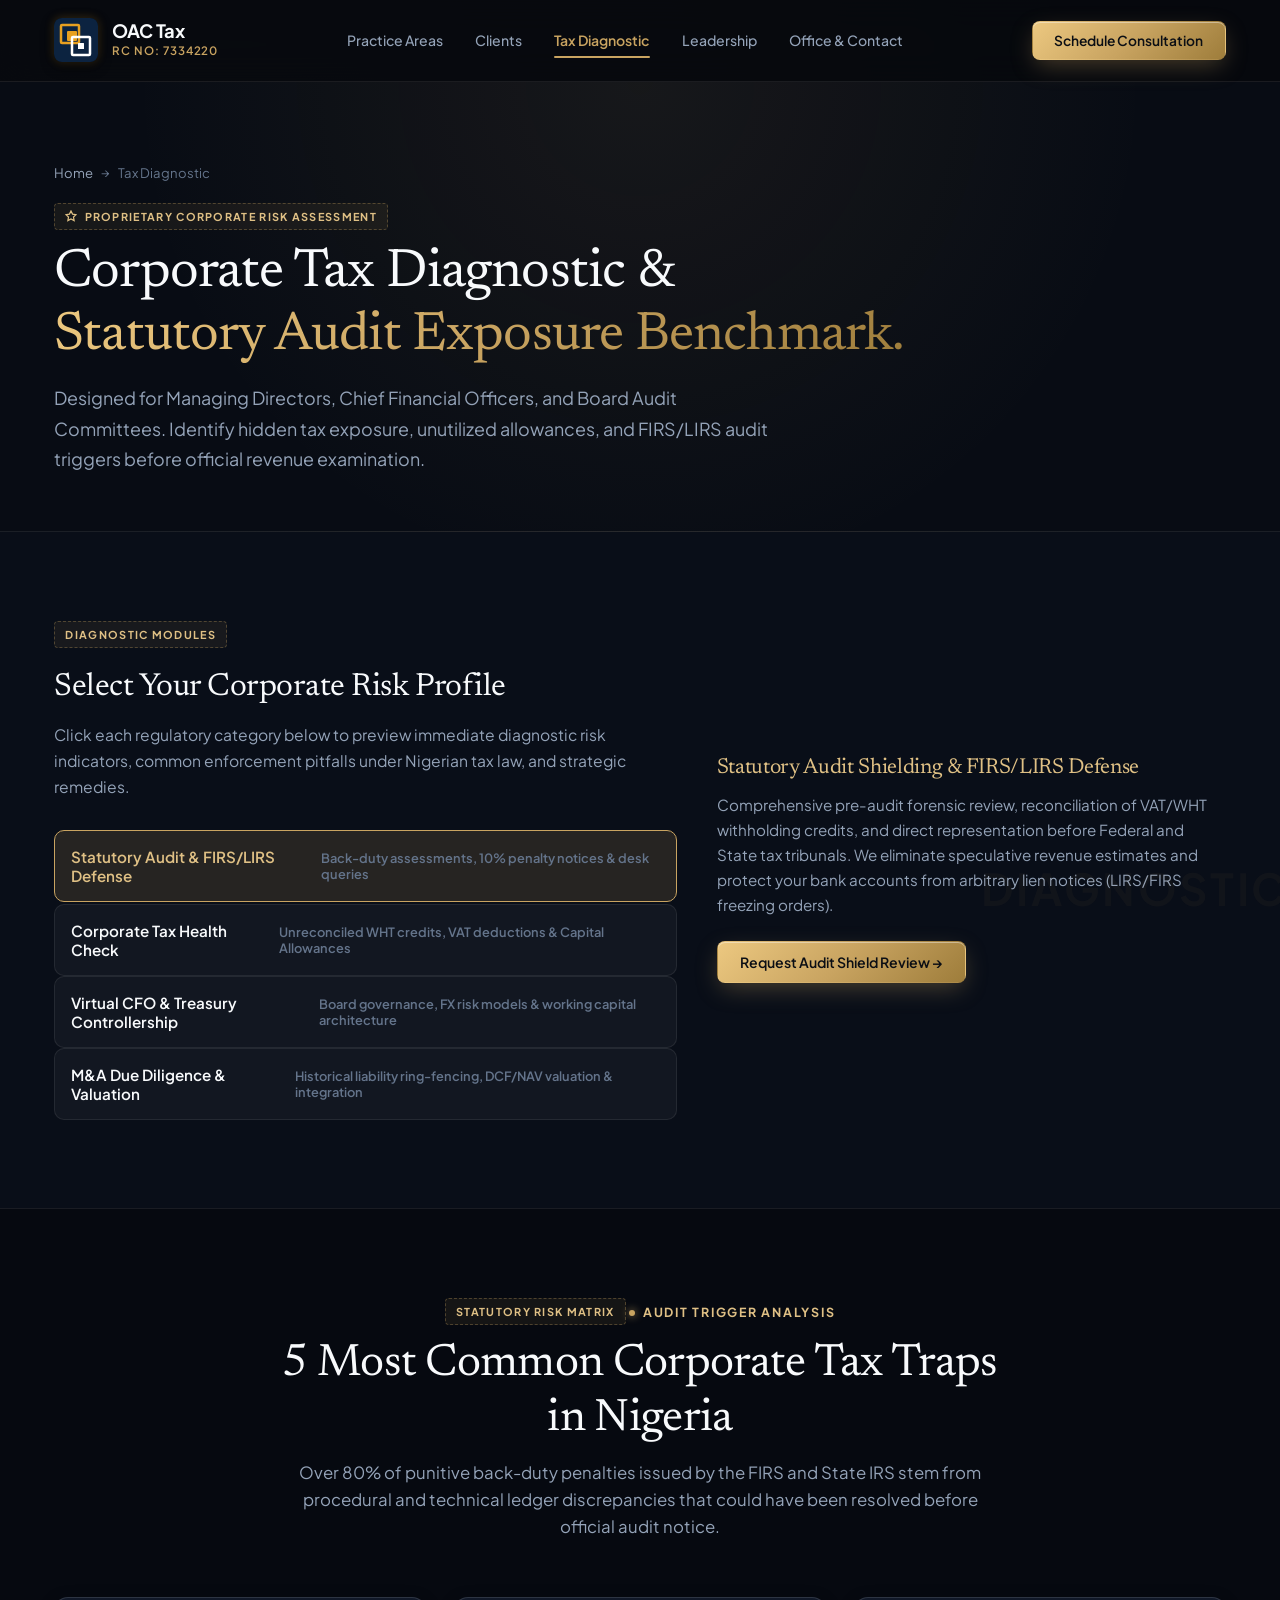
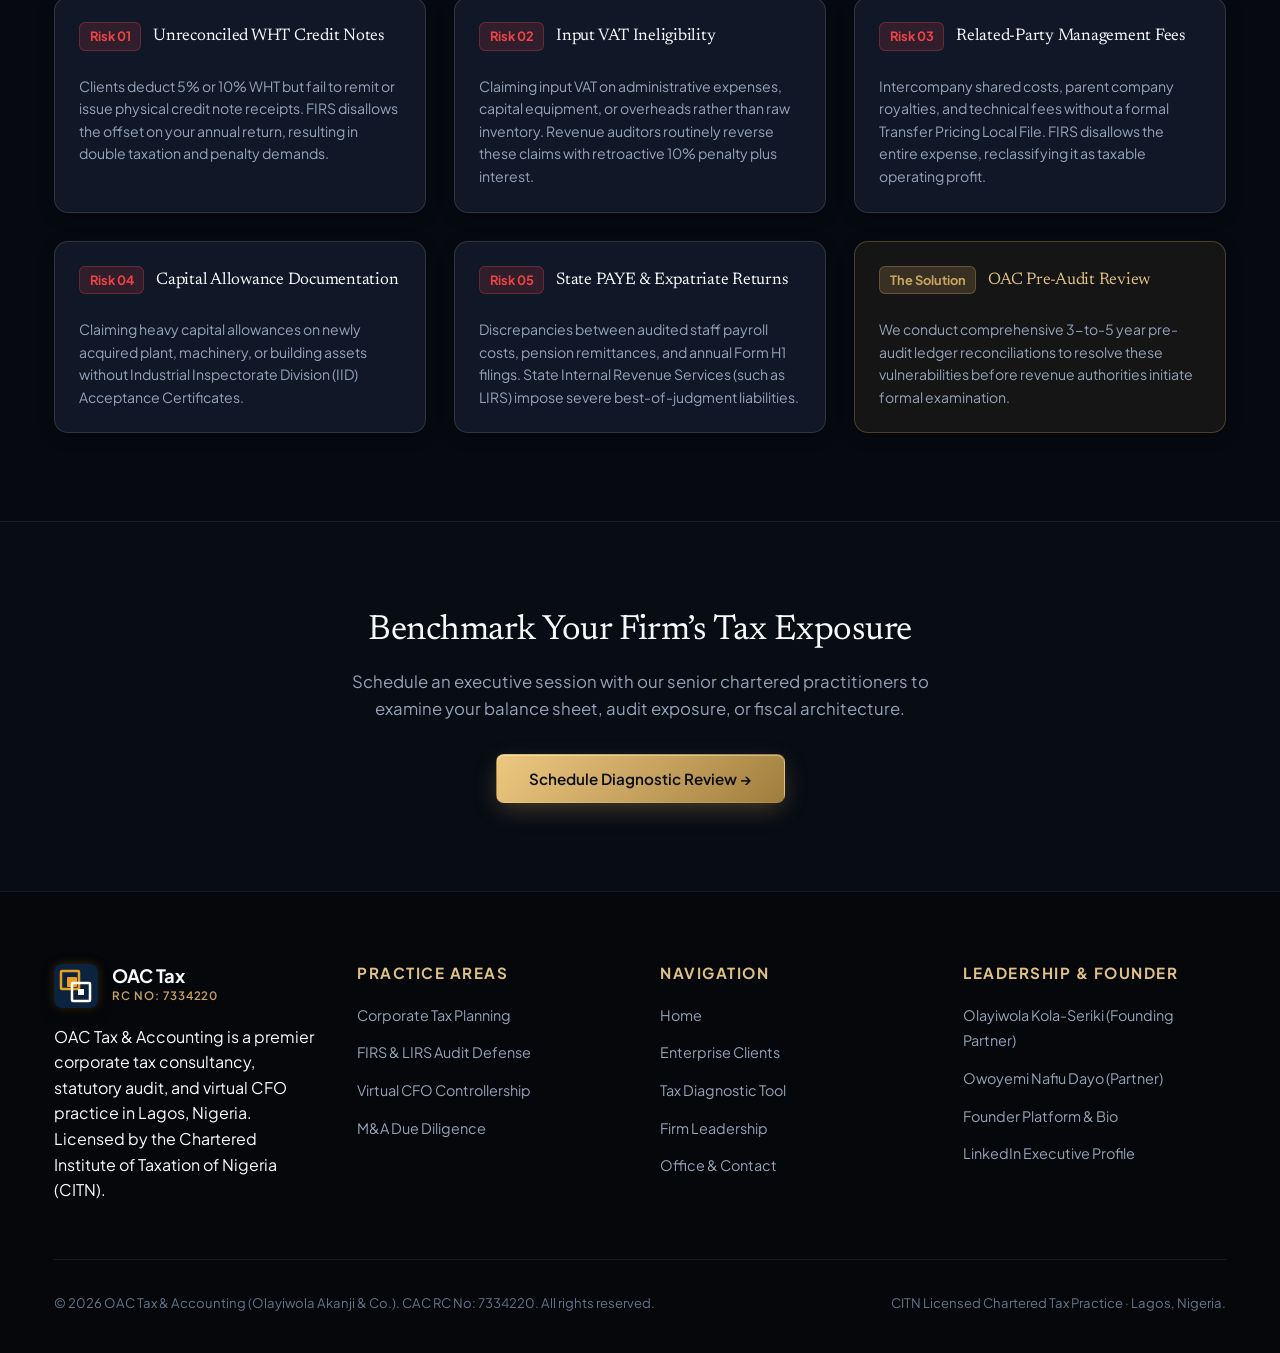
<file: tax-diagnostic/index.html>
<!DOCTYPE html>
<html lang="en">
<head>
  <meta charset="UTF-8" />
  <meta name="viewport" content="width=device-width, initial-scale=1.0" />
  
  <!-- Primary SEO Meta Tags -->
  <title>Corporate Tax Diagnostic & Health Check | OAC Tax & Accounting</title>
  <meta name="description" content="Evaluate your enterprise tax exposure and audit readiness in Nigeria. OAC Tax's diagnostic framework benchmarks FIRS and LIRS compliance, capital allowances, and statutory audit risk." />
  <meta name="keywords" content="Tax diagnostic Nigeria, corporate tax health check Lagos, FIRS audit risk assessment, WHT reconciliation audit, tax exposure check Lagos, OAC Tax diagnostic" />
  <meta name="author" content="OAC Tax & Accounting" />
  <meta name="robots" content="index, follow, max-image-preview:large, max-snippet:-1, max-video-preview:-1" />
  <link rel="canonical" href="https://oactax.com.ng/tax-diagnostic/" />

  <!-- Open Graph -->
  <meta property="og:type" content="website" />
  <meta property="og:url" content="https://oactax.com.ng/tax-diagnostic/" />
  <meta property="og:site_name" content="OAC Tax & Accounting" />
  <meta property="og:title" content="Corporate Tax Diagnostic & Health Check | OAC Tax & Accounting" />
  <meta property="og:description" content="Benchmark your corporate tax exposure, FIRS/LIRS audit vulnerability, and capital allowances in under 2 minutes." />
  <meta property="og:image" content="https://oactax.com.ng/assets/images/author-portrait-1200.jpg" />

  <!-- Twitter Card -->
  <meta name="twitter:card" content="summary_large_image" />
  <meta name="twitter:title" content="Corporate Tax Diagnostic | OAC Tax & Accounting" />
  <meta name="twitter:description" content="Evaluate enterprise tax exposure and statutory audit readiness in Nigeria." />
  <meta name="twitter:image" content="https://oactax.com.ng/assets/images/author-portrait-1200.jpg" />

  <!-- Favicon & Touch Icons -->
  <link rel="icon" type="image/svg+xml" href="/favicon.svg" />
  <link rel="icon" type="image/x-icon" href="/favicon.ico" />
  <link rel="icon" type="image/png" sizes="32x32" href="/assets/images/favicon-32x32.png" />
  <link rel="icon" type="image/png" sizes="16x16" href="/assets/images/favicon-16x16.png" />
  <link rel="apple-touch-icon" sizes="180x180" href="/apple-touch-icon.png" />
  <link rel="manifest" href="/site.webmanifest" />
  <meta name="theme-color" content="#0C2340" />

  <!-- Critical Performance Preloads -->
  <link rel="preload" as="font" type="font/woff2" href="/assets/fonts/newsreader-600.woff2" crossorigin />
  <link rel="preload" as="font" type="font/woff2" href="/assets/fonts/plus-jakarta-sans-400.woff2" crossorigin />
  <link rel="stylesheet" href="/assets/css/styles.css?v=4" />

  <!-- Schema.org Knowledge Graph Entity -->
  <script type="application/ld+json">
  {
    "@context": "https://schema.org",
    "@graph": [
      {
        "@type": "BreadcrumbList",
        "itemListElement": [
          {
            "@type": "ListItem",
            "position": 1,
            "name": "Home",
            "item": "https://oactax.com.ng/"
          },
          {
            "@type": "ListItem",
            "position": 2,
            "name": "Tax Diagnostic",
            "item": "https://oactax.com.ng/tax-diagnostic/"
          }
        ]
      },
      {
        "@type": "WebApplication",
        "name": "OAC Corporate Tax Diagnostic & Health Check",
        "url": "https://oactax.com.ng/tax-diagnostic/",
        "applicationCategory": "BusinessApplication",
        "operatingSystem": "All",
        "description": "Interactive tax risk and audit readiness assessment framework for Nigerian corporations."
      }
    ]
  }
  </script>
</head>
<body>

  <!-- Site Header -->
  <header class="site-header">
    <div class="container nav-wrapper">
      <a href="/" class="brand-block" aria-label="OAC Tax Home">
        <svg class="brand-logo-svg" width="44" height="44" viewBox="0 0 44 44" fill="none" xmlns="http://www.w3.org/2000/svg" aria-label="OAC Tax Logo">
          <rect width="44" height="44" rx="6" fill="#0C2340"/>
          <rect x="7" y="7" width="18" height="18" rx="1" stroke="#E8A020" stroke-width="2.5" fill="none"/>
          <rect x="13" y="13" width="10" height="10" rx="1" fill="#E8A020"/>
          <rect x="18" y="19" width="18" height="18" rx="1" stroke="white" stroke-width="2.5" fill="none"/>
          <rect x="24" y="25" width="6" height="6" rx="0.5" fill="white"/>
        </svg>
        <div class="brand-info">
          <span class="brand-title">OAC Tax</span>
          <span class="brand-rc">RC No: 7334220</span>
        </div>
      </a>

      <!-- Center Desktop Nav Links -->
      <nav class="nav-menu" aria-label="Primary Navigation">
        <a href="/practice-areas/" class="nav-link">Practice Areas</a>
        <a href="/clients/" class="nav-link">Clients</a>
        <a href="/tax-diagnostic/" class="nav-link active">Tax Diagnostic</a>
        <a href="/leadership/" class="nav-link">Leadership</a>
        <a href="/contact/" class="nav-link">Office &amp; Contact</a>
      </nav>

      <!-- Right Action CTA -->
      <div class="nav-actions">
        <button class="btn btn-gold" data-open-consultation style="padding: 0.65rem 1.35rem; font-size: 0.86rem;">
          Schedule Consultation
        </button>
        <button class="mobile-toggle" id="mobileToggle" aria-label="Toggle navigation">
          <svg width="22" height="22" viewBox="0 0 24 24" fill="none" stroke="currentColor" stroke-width="2">
            <line x1="3" y1="6" x2="21" y2="6"></line>
            <line x1="3" y1="12" x2="21" y2="12"></line>
            <line x1="3" y1="18" x2="21" y2="18"></line>
          </svg>
        </button>
      </div>
    </div>
  </header>

  <!-- Mobile Drawer Navigation -->
  <div class="mobile-drawer" id="mobileDrawer">
    <a href="/practice-areas/" class="nav-link">Practice Areas</a>
    <a href="/clients/" class="nav-link">Clients</a>
    <a href="/tax-diagnostic/" class="nav-link active">Tax Diagnostic</a>
    <a href="/leadership/" class="nav-link">Leadership</a>
    <a href="/contact/" class="nav-link">Office &amp; Contact</a>
    <button class="btn btn-gold" data-open-consultation style="margin-top: 1rem; width: 100%;">
      Schedule Consultation
    </button>
  </div>

  <main>
    <!-- Subpage Banner -->
    <section class="page-header-banner">
      <div class="container">
        <div class="breadcrumb-nav">
          <a href="/">Home</a>
          <span class="breadcrumb-separator">&rarr;</span>
          <span>Tax Diagnostic</span>
        </div>
        <div class="watermark-stamp" style="margin-bottom: 0.75rem;">
          <svg width="12" height="12" viewBox="0 0 24 24" fill="none" stroke="currentColor" stroke-width="2.5"><polygon points="12 2 15.09 8.26 22 9.27 17 14.14 18.18 21.02 12 17.77 5.82 21.02 7 14.14 2 9.27 8.91 8.26 12 2"/></svg>
          <span>Proprietary Corporate Risk Assessment</span>
        </div>
        <h1 class="page-header-h1">
          Corporate Tax Diagnostic &amp; <br />
          <span class="gold-gradient-text">Statutory Audit Exposure Benchmark.</span>
        </h1>
        <p class="page-header-lead">
          Designed for Managing Directors, Chief Financial Officers, and Board Audit Committees. Identify hidden tax exposure, unutilized allowances, and FIRS/LIRS audit triggers before official revenue examination.
        </p>
      </div>
    </section>

    <!-- Interactive Diagnostic Tool Section -->
    <section class="section-padding" style="background: #090e18;">
      <div class="container">
        <div class="diagnostic-grid">
          
          <!-- Left: Diagnostic Selector Buttons -->
          <div>
            <div class="watermark-stamp">Diagnostic Modules</div>
            <h2 style="font-size: 2rem; margin: 0.5rem 0 1rem; color: var(--text-primary);">
              Select Your Corporate Risk Profile
            </h2>
            <p style="font-size: 0.98rem; color: var(--text-secondary); line-height: 1.65; margin-bottom: 2rem;">
              Click each regulatory category below to preview immediate diagnostic risk indicators, common enforcement pitfalls under Nigerian tax law, and strategic remedies.
            </p>

            <div class="diagnostic-nav">
              <button class="diagnostic-btn active" data-diag="audit-defense">
                <span style="font-weight: 600; display: block; font-size: 0.95rem;">Statutory Audit &amp; FIRS/LIRS Defense</span>
                <span style="font-size: 0.8rem; color: var(--text-muted);">Back-duty assessments, 10% penalty notices &amp; desk queries</span>
              </button>

              <button class="diagnostic-btn" data-diag="tax-health">
                <span style="font-weight: 600; display: block; font-size: 0.95rem;">Corporate Tax Health Check</span>
                <span style="font-size: 0.8rem; color: var(--text-muted);">Unreconciled WHT credits, VAT deductions &amp; Capital Allowances</span>
              </button>

              <button class="diagnostic-btn" data-diag="virtual-cfo">
                <span style="font-weight: 600; display: block; font-size: 0.95rem;">Virtual CFO &amp; Treasury Controllership</span>
                <span style="font-size: 0.8rem; color: var(--text-muted);">Board governance, FX risk models &amp; working capital architecture</span>
              </button>

              <button class="diagnostic-btn" data-diag="mergers">
                <span style="font-weight: 600; display: block; font-size: 0.95rem;">M&amp;A Due Diligence &amp; Valuation</span>
                <span style="font-size: 0.8rem; color: var(--text-muted);">Historical liability ring-fencing, DCF/NAV valuation &amp; integration</span>
              </button>
            </div>
          </div>

          <!-- Right: Interactive Dynamic Output Panel -->
          <div class="diagnostic-display-card">
            <div class="card-watermark" aria-hidden="true">DIAGNOSTIC</div>
            <div id="diagOutput">
              <h4 style="font-family: var(--font-serif); font-size: 1.35rem; color: var(--gold-light); margin-bottom: 0.6rem;">
                Statutory Audit Shielding &amp; FIRS/LIRS Defense
              </h4>
              <p style="font-size: 0.95rem; line-height: 1.65; color: var(--text-secondary); margin-bottom: 1.5rem;">
                Comprehensive pre-audit forensic review, reconciliation of VAT/WHT withholding credits, and direct representation before Federal and State tax tribunals. We eliminate speculative revenue estimates and protect your bank accounts from arbitrary lien notices (LIRS/FIRS freezing orders).
              </p>
              <button class="btn btn-gold" data-open-consultation style="font-size: 0.88rem; padding: 0.7rem 1.4rem;">
                Request Audit Shield Review &rarr;
              </button>
            </div>
          </div>

        </div>
      </div>
    </section>

    <!-- FIRS/LIRS Trigger Points Audit Matrix -->
    <section class="section-padding" style="background: #060910; border-top: 1px solid var(--border-subtle);">
      <div class="container">
        <div class="section-head-center">
          <div class="watermark-stamp">Statutory Risk Matrix</div>
          <div class="eyebrow">Audit Trigger Analysis</div>
          <h2>5 Most Common Corporate Tax Traps in Nigeria</h2>
          <p>Over 80% of punitive back-duty penalties issued by the FIRS and State IRS stem from procedural and technical ledger discrepancies that could have been resolved before official audit notice.</p>
        </div>

        <div style="display: grid; grid-template-columns: repeat(auto-fit, minmax(320px, 1fr)); gap: 1.75rem;">
          
          <div class="accreditation-card" style="flex-direction: column;">
            <div style="display: flex; gap: 0.75rem; align-items: center; margin-bottom: 0.5rem;">
              <span style="background: rgba(239, 68, 68, 0.15); color: #EF4444; border: 1px solid rgba(239, 68, 68, 0.3); border-radius: 6px; font-weight: 700; padding: 0.2rem 0.6rem; font-size: 0.8rem;">Risk 01</span>
              <h4 style="margin: 0; font-size: 1.05rem; color: var(--text-primary);">Unreconciled WHT Credit Notes</h4>
            </div>
            <p style="font-size: 0.88rem; color: var(--text-secondary); line-height: 1.6;">
              Clients deduct 5% or 10% WHT but fail to remit or issue physical credit note receipts. FIRS disallows the offset on your annual return, resulting in double taxation and penalty demands.
            </p>
          </div>

          <div class="accreditation-card" style="flex-direction: column;">
            <div style="display: flex; gap: 0.75rem; align-items: center; margin-bottom: 0.5rem;">
              <span style="background: rgba(239, 68, 68, 0.15); color: #EF4444; border: 1px solid rgba(239, 68, 68, 0.3); border-radius: 6px; font-weight: 700; padding: 0.2rem 0.6rem; font-size: 0.8rem;">Risk 02</span>
              <h4 style="margin: 0; font-size: 1.05rem; color: var(--text-primary);">Input VAT Ineligibility</h4>
            </div>
            <p style="font-size: 0.88rem; color: var(--text-secondary); line-height: 1.6;">
              Claiming input VAT on administrative expenses, capital equipment, or overheads rather than raw inventory. Revenue auditors routinely reverse these claims with retroactive 10% penalty plus interest.
            </p>
          </div>

          <div class="accreditation-card" style="flex-direction: column;">
            <div style="display: flex; gap: 0.75rem; align-items: center; margin-bottom: 0.5rem;">
              <span style="background: rgba(239, 68, 68, 0.15); color: #EF4444; border: 1px solid rgba(239, 68, 68, 0.3); border-radius: 6px; font-weight: 700; padding: 0.2rem 0.6rem; font-size: 0.8rem;">Risk 03</span>
              <h4 style="margin: 0; font-size: 1.05rem; color: var(--text-primary);">Related-Party Management Fees</h4>
            </div>
            <p style="font-size: 0.88rem; color: var(--text-secondary); line-height: 1.6;">
              Intercompany shared costs, parent company royalties, and technical fees without a formal Transfer Pricing Local File. FIRS disallows the entire expense, reclassifying it as taxable operating profit.
            </p>
          </div>

          <div class="accreditation-card" style="flex-direction: column;">
            <div style="display: flex; gap: 0.75rem; align-items: center; margin-bottom: 0.5rem;">
              <span style="background: rgba(239, 68, 68, 0.15); color: #EF4444; border: 1px solid rgba(239, 68, 68, 0.3); border-radius: 6px; font-weight: 700; padding: 0.2rem 0.6rem; font-size: 0.8rem;">Risk 04</span>
              <h4 style="margin: 0; font-size: 1.05rem; color: var(--text-primary);">Capital Allowance Documentation</h4>
            </div>
            <p style="font-size: 0.88rem; color: var(--text-secondary); line-height: 1.6;">
              Claiming heavy capital allowances on newly acquired plant, machinery, or building assets without Industrial Inspectorate Division (IID) Acceptance Certificates.
            </p>
          </div>

          <div class="accreditation-card" style="flex-direction: column;">
            <div style="display: flex; gap: 0.75rem; align-items: center; margin-bottom: 0.5rem;">
              <span style="background: rgba(239, 68, 68, 0.15); color: #EF4444; border: 1px solid rgba(239, 68, 68, 0.3); border-radius: 6px; font-weight: 700; padding: 0.2rem 0.6rem; font-size: 0.8rem;">Risk 05</span>
              <h4 style="margin: 0; font-size: 1.05rem; color: var(--text-primary);">State PAYE &amp; Expatriate Returns</h4>
            </div>
            <p style="font-size: 0.88rem; color: var(--text-secondary); line-height: 1.6;">
              Discrepancies between audited staff payroll costs, pension remittances, and annual Form H1 filings. State Internal Revenue Services (such as LIRS) impose severe best-of-judgment liabilities.
            </p>
          </div>

          <div class="accreditation-card" style="flex-direction: column; background: rgba(201, 164, 97, 0.08); border-color: var(--border-gold);">
            <div style="display: flex; gap: 0.75rem; align-items: center; margin-bottom: 0.5rem;">
              <span style="background: rgba(201, 164, 97, 0.2); color: var(--gold-primary); border: 1px solid var(--border-gold); border-radius: 6px; font-weight: 700; padding: 0.2rem 0.6rem; font-size: 0.8rem;">The Solution</span>
              <h4 style="margin: 0; font-size: 1.05rem; color: var(--gold-light);">OAC Pre-Audit Review</h4>
            </div>
            <p style="font-size: 0.88rem; color: var(--text-secondary); line-height: 1.6;">
              We conduct comprehensive 3-to-5 year pre-audit ledger reconciliations to resolve these vulnerabilities before revenue authorities initiate formal examination.
            </p>
          </div>

        </div>
      </div>
    </section>

    <!-- Consultation CTA -->
    <section class="section-padding" style="background: #080c14; border-top: 1px solid var(--border-subtle); text-align: center;">
      <div class="container-narrow">
        <h2 style="font-size: 2.2rem; margin-bottom: 1rem;">Benchmark Your Firm&rsquo;s Tax Exposure</h2>
        <p style="font-size: 1.05rem; color: var(--text-secondary); max-width: 580px; margin: 0 auto 2rem;">
          Schedule an executive session with our senior chartered practitioners to examine your balance sheet, audit exposure, or fiscal architecture.
        </p>
        <button class="btn btn-gold" data-open-consultation style="padding: 0.85rem 2rem; font-size: 0.95rem;">
          Schedule Diagnostic Review &rarr;
        </button>
      </div>
    </section>
  </main>

  <!-- Institutional Footer -->
  <footer class="site-footer">
    <div class="container">
      <div class="footer-grid">
        <div class="footer-brand-col">
          <div class="brand-block" style="margin-bottom: 1rem;">
            <svg class="brand-logo-svg" width="40" height="40" viewBox="0 0 44 44" fill="none" xmlns="http://www.w3.org/2000/svg">
              <rect width="44" height="44" rx="6" fill="#0C2340"/>
              <rect x="7" y="7" width="18" height="18" rx="1" stroke="#E8A020" stroke-width="2.5" fill="none"/>
              <rect x="13" y="13" width="10" height="10" rx="1" fill="#E8A020"/>
              <rect x="18" y="19" width="18" height="18" rx="1" stroke="white" stroke-width="2.5" fill="none"/>
              <rect x="24" y="25" width="6" height="6" rx="0.5" fill="white"/>
            </svg>
            <div class="brand-info">
              <span class="brand-title">OAC Tax</span>
              <span class="brand-rc">RC No: 7334220</span>
            </div>
          </div>
          <p class="footer-desc">
            OAC Tax &amp; Accounting is a premier corporate tax consultancy, statutory audit, and virtual CFO practice in Lagos, Nigeria. Licensed by the Chartered Institute of Taxation of Nigeria (CITN).
          </p>
        </div>

        <div class="footer-col">
          <h4 class="footer-heading">Practice Areas</h4>
          <ul class="footer-links">
            <li><a href="/practice-areas/#corporate-tax">Corporate Tax Planning</a></li>
            <li><a href="/practice-areas/#audit-defense">FIRS &amp; LIRS Audit Defense</a></li>
            <li><a href="/practice-areas/#virtual-cfo">Virtual CFO Controllership</a></li>
            <li><a href="/practice-areas/#restructuring">M&amp;A Due Diligence</a></li>
          </ul>
        </div>

        <div class="footer-col">
          <h4 class="footer-heading">Navigation</h4>
          <ul class="footer-links">
            <li><a href="/">Home</a></li>
            <li><a href="/clients/">Enterprise Clients</a></li>
            <li><a href="/tax-diagnostic/">Tax Diagnostic Tool</a></li>
            <li><a href="/leadership/">Firm Leadership</a></li>
            <li><a href="/contact/">Office &amp; Contact</a></li>
          </ul>
        </div>

        <div class="footer-col">
          <h4 class="footer-heading">Leadership &amp; Founder</h4>
          <ul class="footer-links">
            <li><a href="https://olayiwolakolaseriki.com/about/" target="_blank" rel="noopener">Olayiwola Kola-Seriki (Founding Partner)</a></li>
            <li><a href="/leadership/">Owoyemi Nafiu Dayo (Partner)</a></li>
            <li><a href="https://olayiwolakolaseriki.com/" target="_blank" rel="noopener">Founder Platform &amp; Bio</a></li>
            <li><a href="https://www.linkedin.com/in/olayiwola-kola-seriki-296878146" target="_blank" rel="noopener">LinkedIn Executive Profile</a></li>
          </ul>
        </div>
      </div>

      <div class="footer-bottom">
        <p>&copy; 2026 OAC Tax &amp; Accounting (Olayiwola Akanji &amp; Co.). CAC RC No: 7334220. All rights reserved.</p>
        <p>CITN Licensed Chartered Tax Practice &middot; Lagos, Nigeria.</p>
      </div>
    </div>
  </footer>

  <!-- Consultation Modal -->
  <div class="modal-backdrop" id="consultationModal" aria-hidden="true">
    <div class="modal-card">
      <div class="modal-header">
        <div>
          <h3>Schedule Executive Consultation</h3>
          <p style="font-size: 0.85rem; color: var(--text-secondary); margin: 0;">Direct advisory with a CITN Chartered Tax Practitioner</p>
        </div>
        <button class="modal-close-btn" id="modalClose" aria-label="Close modal">&times;</button>
      </div>
      <form class="consultation-form" id="consultationForm">
        <div class="form-group">
          <label for="clientName">Full Name &middot; Designation</label>
          <input type="text" id="clientName" class="form-input" placeholder="e.g. Adebayo Adeleke, MD/CFO" required />
        </div>
        <div class="form-group">
          <label for="clientCompany">Corporate Enterprise / Entity</label>
          <input type="text" id="clientCompany" class="form-input" placeholder="Company Name Ltd / Plc" required />
        </div>
        <div class="form-group">
          <label for="clientService">Primary Advisory Requirement</label>
          <select id="clientService" class="form-input">
            <option value="Statutory Audit & Defense">Statutory Audit &amp; FIRS/LIRS Defense</option>
            <option value="Corporate Tax Structuring">Corporate Tax Architecture &amp; WHT/VAT</option>
            <option value="Virtual CFO Controllership">Virtual CFO &amp; Board Governance</option>
            <option value="M&A Tax Due Diligence">Corporate Restructuring &amp; Valuation</option>
          </select>
        </div>
        <div class="form-group">
          <label for="clientMessage">Brief Overview of Mandate</label>
          <textarea id="clientMessage" class="form-textarea" rows="3" placeholder="Describe your corporate tax context, audit query, or advisory timeline..."></textarea>
        </div>
        <button type="submit" class="btn btn-gold" style="width: 100%; justify-content: center; padding: 0.9rem;">
          Dispatch to Executive Desk &rarr;
        </button>
      </form>
    </div>
  </div>

  <script src="/assets/js/main.js" defer></script>
</body>
</html>
</file>
<file: assets/css/styles.css>
/* ==========================================================================
   OAC Tax & Accounting — Institutional Stylesheet (Corporate 3D Standard)
   Aesthetic: Executive Midnight Navy, Warm 24K Gold, Specular Glassmorphism
   ========================================================================== */

/* Self-Hosted Typography */
@font-face {
  font-family: 'Newsreader';
  font-style: normal;
  font-weight: 400;
  font-display: swap;
  src: url('/assets/fonts/newsreader-400.woff2') format('woff2');
}

@font-face {
  font-family: 'Newsreader';
  font-style: normal;
  font-weight: 600;
  font-display: swap;
  src: url('/assets/fonts/newsreader-600.woff2') format('woff2');
}

@font-face {
  font-family: 'Newsreader';
  font-style: italic;
  font-weight: 400;
  font-display: swap;
  src: url('/assets/fonts/newsreader-italic-400.woff2') format('woff2');
}

@font-face {
  font-family: 'Plus Jakarta Sans';
  font-style: normal;
  font-weight: 400;
  font-display: swap;
  src: url('/assets/fonts/plus-jakarta-sans-400.woff2') format('woff2');
}

@font-face {
  font-family: 'Plus Jakarta Sans';
  font-style: normal;
  font-weight: 500;
  font-display: swap;
  src: url('/assets/fonts/plus-jakarta-sans-500.woff2') format('woff2');
}

@font-face {
  font-family: 'Plus Jakarta Sans';
  font-style: normal;
  font-weight: 600;
  font-display: swap;
  src: url('/assets/fonts/plus-jakarta-sans-600.woff2') format('woff2');
}

@font-face {
  font-family: 'Plus Jakarta Sans';
  font-style: normal;
  font-weight: 700;
  font-display: swap;
  src: url('/assets/fonts/plus-jakarta-sans-700.woff2') format('woff2');
}

:root {
  /* Brand Palette */
  --bg-dark: #07090e;
  --bg-navy: #0b111e;
  --bg-surface: #101828;
  --bg-elevated: #162035;
  --bg-card: rgba(16, 24, 40, 0.75);
  --bg-card-hover: rgba(22, 32, 53, 0.9);
  
  --gold-primary: #C9A461;
  --gold-light: #DFC085;
  --gold-dark: #9E7D3B;
  --gold-gradient: linear-gradient(135deg, #ECC880 0%, #C9A461 50%, #9E7D3B 100%);
  --gold-glow: rgba(201, 164, 97, 0.25);
  
  --emerald-accent: #10B981;
  --emerald-glow: rgba(16, 185, 129, 0.2);
  
  --border-subtle: rgba(255, 255, 255, 0.08);
  --border-gold: rgba(201, 164, 97, 0.3);
  --border-glass: rgba(255, 255, 255, 0.12);
  
  --text-primary: #F8FAFC;
  --text-secondary: #94A3B8;
  --text-muted: #64748B;
  
  --font-serif: 'Newsreader', Georgia, serif;
  --font-sans: 'Plus Jakarta Sans', system-ui, -apple-system, sans-serif;
  
  --container-max: 1220px;
  --container-narrow: 860px;
}

/* Reset & Base */
*, *::before, *::after {
  box-sizing: border-box;
  margin: 0;
  padding: 0;
}

html {
  font-size: 16px;
  scroll-behavior: smooth;
  background-color: var(--bg-dark);
  color: var(--text-primary);
  font-family: var(--font-sans);
  line-height: 1.6;
  -webkit-font-smoothing: antialiased;
  -moz-osx-font-smoothing: grayscale;
}

body {
  overflow-x: hidden;
  background: 
    radial-gradient(circle at 15% 15%, rgba(201, 164, 97, 0.08) 0%, transparent 40%),
    radial-gradient(circle at 85% 65%, rgba(16, 185, 129, 0.05) 0%, transparent 45%),
    var(--bg-dark);
}

a {
  color: inherit;
  text-decoration: none;
  transition: color 0.2s ease;
}

img, svg {
  display: block;
  max-width: 100%;
}

.container {
  width: 100%;
  max-width: var(--container-max);
  margin: 0 auto;
  padding: 0 1.5rem;
}

.container-narrow {
  width: 100%;
  max-width: var(--container-narrow);
  margin: 0 auto;
  padding: 0 1.5rem;
}

/* Typography Hierarchy */
h1, h2, h3, h4 {
  font-family: var(--font-serif);
  font-weight: 600;
  line-height: 1.2;
  color: var(--text-primary);
  letter-spacing: -0.015em;
}

.eyebrow {
  display: inline-flex;
  align-items: center;
  gap: 0.5rem;
  font-family: var(--font-sans);
  font-size: 0.78rem;
  font-weight: 700;
  text-transform: uppercase;
  letter-spacing: 0.14em;
  color: var(--gold-light);
  margin-bottom: 0.75rem;
}

.eyebrow::before {
  content: '';
  display: inline-block;
  width: 6px;
  height: 6px;
  border-radius: 50%;
  background: var(--gold-primary);
  box-shadow: 0 0 8px var(--gold-primary);
}

.gold-gradient-text {
  background: var(--gold-gradient);
  -webkit-background-clip: text;
  -webkit-text-fill-color: transparent;
}

/* Buttons & Interactive Elements */
.btn {
  display: inline-flex;
  align-items: center;
  justify-content: center;
  gap: 0.65rem;
  font-family: var(--font-sans);
  font-weight: 600;
  font-size: 0.92rem;
  padding: 0.85rem 1.75rem;
  border-radius: 8px;
  cursor: pointer;
  transition: all 0.3s cubic-bezier(0.16, 1, 0.3, 1);
  border: 1px solid transparent;
  position: relative;
  overflow: hidden;
}

.btn-gold {
  background: var(--gold-gradient);
  color: #0B0E14;
  box-shadow: 0 8px 24px -4px rgba(201, 164, 97, 0.35), inset 0 1px 0 rgba(255, 255, 255, 0.4);
}

.btn-gold:hover {
  transform: translateY(-2px);
  box-shadow: 0 14px 32px -4px rgba(201, 164, 97, 0.5), inset 0 1px 0 rgba(255, 255, 255, 0.6);
  color: #000;
}

.btn-secondary {
  background: rgba(255, 255, 255, 0.05);
  color: var(--text-primary);
  border: 1px solid var(--border-subtle);
  backdrop-filter: blur(8px);
}

.btn-secondary:hover {
  background: rgba(255, 255, 255, 0.1);
  border-color: var(--border-gold);
  transform: translateY(-2px);
}

/* Header & Executive Navigation (Decluttered, Zero Top Phone/WhatsApp) */
.site-header {
  position: sticky;
  top: 0;
  z-index: 100;
  background: rgba(7, 9, 14, 0.82);
  backdrop-filter: blur(16px);
  -webkit-backdrop-filter: blur(16px);
  border-bottom: 1px solid var(--border-subtle);
  transition: background 0.3s ease;
}

.nav-wrapper {
  display: flex;
  justify-content: space-between;
  align-items: center;
  padding: 1.15rem 1.5rem;
}

.brand-block {
  display: flex;
  align-items: center;
  gap: 0.9rem;
}

.brand-logo-svg {
  width: 44px;
  height: 44px;
  border-radius: 8px;
  box-shadow: 0 4px 14px rgba(0, 0, 0, 0.4), 0 0 10px rgba(232, 160, 32, 0.25);
  transition: transform 0.3s ease, box-shadow 0.3s ease;
  flex-shrink: 0;
}

.brand-block:hover .brand-logo-svg {
  transform: scale(1.05);
  box-shadow: 0 6px 18px rgba(0, 0, 0, 0.6), 0 0 16px rgba(232, 160, 32, 0.45);
}

.brand-info {
  display: flex;
  flex-direction: column;
}

.brand-title {
  font-family: var(--font-sans);
  font-weight: 700;
  font-size: 1.15rem;
  letter-spacing: -0.01em;
  color: var(--text-primary);
  line-height: 1.2;
}

.brand-rc {
  font-size: 0.72rem;
  font-weight: 600;
  color: var(--gold-primary);
  letter-spacing: 0.08em;
  text-transform: uppercase;
}

.nav-menu {
  display: none;
  align-items: center;
  gap: 2rem;
}

@media (min-width: 900px) {
  .nav-menu {
    display: flex;
  }
}

.nav-link {
  font-size: 0.88rem;
  font-weight: 500;
  color: var(--text-secondary);
  position: relative;
  transition: color 0.2s ease;
}

.nav-link:hover {
  color: var(--gold-light);
}

.nav-link.active {
  color: var(--gold-primary);
  font-weight: 600;
}

.nav-link.active::after {
  content: '';
  position: absolute;
  bottom: -6px;
  left: 0;
  right: 0;
  height: 2px;
  background: var(--gold-primary);
  border-radius: 1px;
}

.nav-actions {
  display: flex;
  align-items: center;
  gap: 1rem;
}

.mobile-toggle {
  display: inline-flex;
  align-items: center;
  justify-content: center;
  width: 40px;
  height: 40px;
  background: rgba(255, 255, 255, 0.05);
  border: 1px solid var(--border-subtle);
  border-radius: 8px;
  color: var(--text-primary);
  cursor: pointer;
}

@media (min-width: 900px) {
  .mobile-toggle {
    display: none;
  }
}

/* Mobile Nav Drawer */
.mobile-drawer {
  position: fixed;
  top: 73px;
  left: 0;
  right: 0;
  background: rgba(11, 17, 30, 0.98);
  backdrop-filter: blur(20px);
  border-bottom: 1px solid var(--border-subtle);
  padding: 1.5rem;
  display: none;
  flex-direction: column;
  gap: 1.25rem;
  z-index: 99;
}

.mobile-drawer.active {
  display: flex;
}

/* 3D Hero Section */
.hero-section {
  padding: 5rem 0 4.5rem;
  position: relative;
  overflow: hidden;
}

.hero-grid {
  display: grid;
  grid-template-columns: 1fr;
  gap: 3.5rem;
  align-items: center;
}

@media (min-width: 960px) {
  .hero-grid {
    grid-template-columns: 1.05fr 0.95fr;
    gap: 3rem;
  }
}

.hero-h1 {
  font-size: clamp(2.4rem, 4.8vw, 3.8rem);
  line-height: 1.12;
  margin-bottom: 1.35rem;
}

.hero-desc {
  font-size: 1.12rem;
  color: var(--text-secondary);
  line-height: 1.7;
  margin-bottom: 2.25rem;
  max-width: 620px;
}

.hero-cta-group {
  display: flex;
  gap: 1rem;
  flex-wrap: wrap;
  margin-bottom: 2.75rem;
}

/* 3D Metrics Bar */
.metrics-row {
  display: grid;
  grid-template-columns: repeat(auto-fit, minmax(130px, 1fr));
  gap: 1rem;
  padding-top: 2rem;
  border-top: 1px solid var(--border-subtle);
}

.metric-item {
  display: flex;
  flex-direction: column;
}

.metric-val {
  font-family: var(--font-sans);
  font-weight: 800;
  font-size: 1.85rem;
  color: var(--text-primary);
  line-height: 1;
  margin-bottom: 0.35rem;
}

.metric-lbl {
  font-size: 0.78rem;
  color: var(--text-muted);
  text-transform: uppercase;
  letter-spacing: 0.08em;
}

/* 3D Visual Shield Component */
.hero-3d-stage {
  perspective: 1200px;
  position: relative;
  display: flex;
  justify-content: center;
  align-items: center;
}

.hero-3d-card {
  width: 100%;
  max-width: 440px;
  background: linear-gradient(145deg, rgba(22, 32, 53, 0.85) 0%, rgba(11, 17, 30, 0.95) 100%);
  border: 1px solid var(--border-gold);
  border-radius: 20px;
  padding: 2.25rem;
  box-shadow: 
    0 30px 60px -15px rgba(0, 0, 0, 0.7),
    0 0 40px rgba(201, 164, 97, 0.15),
    inset 0 1px 1px rgba(255, 255, 255, 0.2);
  transform: rotateY(-8deg) rotateX(4deg);
  transition: transform 0.4s cubic-bezier(0.16, 1, 0.3, 1), box-shadow 0.4s ease;
  position: relative;
  overflow: hidden;
}

.hero-3d-card:hover {
  transform: rotateY(0deg) rotateX(0deg) scale(1.02);
  box-shadow: 
    0 35px 70px -15px rgba(0, 0, 0, 0.8),
    0 0 50px rgba(201, 164, 97, 0.25);
}

.hero-3d-card::before {
  content: '';
  position: absolute;
  top: -50%;
  left: -50%;
  width: 200%;
  height: 200%;
  background: radial-gradient(circle at 50% 50%, rgba(201, 164, 97, 0.1) 0%, transparent 60%);
  pointer-events: none;
}

.shield-header {
  display: flex;
  align-items: center;
  justify-content: space-between;
  margin-bottom: 1.5rem;
  padding-bottom: 1rem;
  border-bottom: 1px solid var(--border-subtle);
}

.shield-tag {
  display: inline-flex;
  align-items: center;
  gap: 0.4rem;
  font-size: 0.72rem;
  font-weight: 700;
  text-transform: uppercase;
  letter-spacing: 0.1em;
  color: var(--emerald-accent);
  background: rgba(16, 185, 129, 0.1);
  padding: 0.35rem 0.75rem;
  border-radius: 999px;
  border: 1px solid rgba(16, 185, 129, 0.25);
}

.shield-badge-icon {
  width: 48px;
  height: 48px;
  border-radius: 12px;
  background: var(--gold-gradient);
  display: flex;
  align-items: center;
  justify-content: center;
  color: #07090E;
  box-shadow: 0 8px 16px rgba(201, 164, 97, 0.3);
}

.shield-feature-list {
  display: flex;
  flex-direction: column;
  gap: 1rem;
  margin-bottom: 1.75rem;
}

.shield-feature-item {
  display: flex;
  align-items: flex-start;
  gap: 0.85rem;
}

.shield-check {
  width: 20px;
  height: 20px;
  border-radius: 50%;
  background: rgba(201, 164, 97, 0.15);
  border: 1px solid var(--gold-primary);
  display: flex;
  align-items: center;
  justify-content: center;
  flex-shrink: 0;
  margin-top: 2px;
}

.shield-check svg {
  width: 12px;
  height: 12px;
  color: var(--gold-primary);
}

.shield-feature-text h4 {
  font-family: var(--font-sans);
  font-size: 0.95rem;
  font-weight: 600;
  margin-bottom: 0.15rem;
}

.shield-feature-text p {
  font-size: 0.82rem;
  color: var(--text-muted);
}

/* 3D Floating Pills */
.floating-pill {
  position: absolute;
  background: rgba(16, 24, 40, 0.9);
  backdrop-filter: blur(12px);
  border: 1px solid var(--border-gold);
  border-radius: 30px;
  padding: 0.6rem 1.1rem;
  display: flex;
  align-items: center;
  gap: 0.6rem;
  font-size: 0.82rem;
  font-weight: 600;
  color: var(--text-primary);
  box-shadow: 0 16px 32px rgba(0, 0, 0, 0.4);
  animation: floatSlow 5s ease-in-out infinite;
  z-index: 2;
}

.floating-pill-1 {
  top: -15px;
  right: -10px;
  animation-delay: 0s;
}

.floating-pill-2 {
  bottom: -20px;
  left: -15px;
  animation-delay: 2.5s;
}

@keyframes floatSlow {
  0%, 100% { transform: translateY(0px); }
  50% { transform: translateY(-8px); }
}

/* ==========================================================================
   Dual-Layer Client Logo Marquee (Right-to-Left and Left-to-Right)
   ========================================================================== */
.client-section {
  padding: 3.5rem 0 4rem;
  background: linear-gradient(180deg, var(--bg-dark) 0%, #080c14 100%);
  border-top: 1px solid var(--border-subtle);
  border-bottom: 1px solid var(--border-subtle);
  overflow: hidden;
}

.section-tagline {
  text-align: center;
  font-size: 0.85rem;
  font-weight: 600;
  text-transform: uppercase;
  letter-spacing: 0.12em;
  color: var(--text-muted);
  margin-bottom: 2rem;
}

.marquee-container {
  display: flex;
  flex-direction: column;
  gap: 1.25rem;
  position: relative;
  width: 100%;
}

.marquee-container::before,
.marquee-container::after {
  content: '';
  position: absolute;
  top: 0;
  bottom: 0;
  width: 120px;
  z-index: 2;
  pointer-events: none;
}

.marquee-container::before {
  left: 0;
  background: linear-gradient(90deg, #080c14 0%, transparent 100%);
}

.marquee-container::after {
  right: 0;
  background: linear-gradient(270deg, #080c14 0%, transparent 100%);
}

.marquee-track {
  display: flex;
  width: max-content;
  gap: 1.5rem;
}

/* Top Layer: Right to Left */
.marquee-rtl {
  animation: marqueeLeft 32s linear infinite;
}

/* Bottom Layer: Left to Right */
.marquee-ltr {
  animation: marqueeRight 32s linear infinite;
}

.marquee-container:hover .marquee-track {
  animation-play-state: paused;
}

@keyframes marqueeLeft {
  0% { transform: translateX(0%); }
  100% { transform: translateX(-50%); }
}

@keyframes marqueeRight {
  0% { transform: translateX(-50%); }
  100% { transform: translateX(0%); }
}

.client-badge-3d {
  display: flex;
  align-items: center;
  gap: 1rem;
  background: rgba(16, 24, 40, 0.6);
  backdrop-filter: blur(8px);
  border: 1px solid var(--border-subtle);
  border-radius: 12px;
  padding: 0.85rem 1.75rem;
  white-space: nowrap;
  transition: all 0.3s ease;
  box-shadow: 0 4px 12px rgba(0, 0, 0, 0.2);
}

.client-badge-3d:hover {
  background: rgba(22, 32, 53, 0.9);
  border-color: var(--border-gold);
  transform: translateY(-2px);
  box-shadow: 0 8px 24px rgba(201, 164, 97, 0.15);
}

.client-badge-logo {
  height: 32px;
  max-width: 120px;
  object-fit: contain;
  filter: brightness(0.9) grayscale(20%);
  transition: filter 0.3s ease;
}

.client-badge-3d:hover .client-badge-logo {
  filter: brightness(1) grayscale(0%);
}

.client-badge-meta {
  display: flex;
  flex-direction: column;
}

.client-badge-name {
  font-family: var(--font-sans);
  font-size: 0.9rem;
  font-weight: 700;
  color: var(--text-primary);
}

.client-badge-sector {
  font-size: 0.72rem;
  color: var(--text-muted);
  text-transform: uppercase;
  letter-spacing: 0.05em;
}

/* ==========================================================================
   Practice Areas / 3D Corporate Solutions
   ========================================================================== */
.section-padding {
  padding: 5.5rem 0;
}

.section-head-center {
  text-align: center;
  max-width: 720px;
  margin: 0 auto 3.5rem;
}

.section-head-center h2 {
  font-size: clamp(2rem, 3.8vw, 2.85rem);
  margin-bottom: 0.85rem;
}

.section-head-center p {
  font-size: 1.05rem;
  color: var(--text-secondary);
}

.services-grid-3d {
  display: grid;
  grid-template-columns: repeat(auto-fit, minmax(340px, 1fr));
  gap: 1.75rem;
}

.service-card-3d {
  background: linear-gradient(145deg, rgba(16, 24, 40, 0.75) 0%, rgba(11, 17, 30, 0.9) 100%);
  border: 1px solid var(--border-subtle);
  border-radius: 16px;
  padding: 2.25rem 2rem;
  position: relative;
  overflow: hidden;
  transition: all 0.4s cubic-bezier(0.16, 1, 0.3, 1);
  box-shadow: 0 10px 30px -10px rgba(0, 0, 0, 0.5);
  display: flex;
  flex-direction: column;
}

.service-card-3d:hover {
  transform: translateY(-6px) perspective(1000px) rotateX(1.5deg);
  border-color: var(--border-gold);
  box-shadow: 
    0 24px 48px -12px rgba(0, 0, 0, 0.7),
    0 0 25px rgba(201, 164, 97, 0.12);
}

.service-icon-3d {
  width: 56px;
  height: 56px;
  border-radius: 14px;
  background: linear-gradient(135deg, rgba(201, 164, 97, 0.2) 0%, rgba(201, 164, 97, 0.05) 100%);
  border: 1px solid var(--border-gold);
  display: flex;
  align-items: center;
  justify-content: center;
  margin-bottom: 1.5rem;
  color: var(--gold-primary);
  box-shadow: 0 8px 16px rgba(0, 0, 0, 0.3);
  transition: transform 0.3s ease;
}

.service-card-3d:hover .service-icon-3d {
  transform: scale(1.08) rotate(3deg);
  background: var(--gold-gradient);
  color: #07090E;
}

.service-card-3d h3 {
  font-family: var(--font-serif);
  font-size: 1.45rem;
  margin-bottom: 0.75rem;
}

.service-card-3d p {
  font-size: 0.95rem;
  color: var(--text-secondary);
  line-height: 1.65;
  margin-bottom: 1.5rem;
  flex-grow: 1;
}

.service-tags {
  display: flex;
  flex-wrap: wrap;
  gap: 0.45rem;
  margin-top: auto;
}

.service-tag {
  font-size: 0.72rem;
  font-weight: 600;
  background: rgba(255, 255, 255, 0.05);
  border: 1px solid var(--border-subtle);
  color: var(--text-muted);
  padding: 0.25rem 0.6rem;
  border-radius: 6px;
}

/* ==========================================================================
   Interactive 3D Diagnostic & Assessment Section
   ========================================================================== */
.diagnostic-box {
  background: linear-gradient(145deg, #111a2e 0%, #0a0f1d 100%);
  border: 1px solid var(--border-gold);
  border-radius: 20px;
  padding: 3.5rem 2.5rem;
  position: relative;
  overflow: hidden;
  box-shadow: 
    0 24px 60px rgba(0, 0, 0, 0.6),
    inset 0 1px 0 rgba(255, 255, 255, 0.15);
}

.diagnostic-grid {
  display: grid;
  grid-template-columns: 1fr;
  gap: 2.5rem;
  align-items: center;
}

@media (min-width: 900px) {
  .diagnostic-grid {
    grid-template-columns: 1.1fr 0.9fr;
  }
}

.diagnostic-options {
  display: grid;
  grid-template-columns: 1fr 1fr;
  gap: 1rem;
  margin: 1.5rem 0;
}

.diagnostic-btn {
  padding: 1rem;
  background: rgba(255, 255, 255, 0.04);
  border: 1px solid var(--border-subtle);
  border-radius: 10px;
  color: var(--text-primary);
  font-family: var(--font-sans);
  font-size: 0.88rem;
  font-weight: 600;
  text-align: left;
  cursor: pointer;
  transition: all 0.25s ease;
  display: flex;
  align-items: center;
  gap: 0.65rem;
}

.diagnostic-btn.active, .diagnostic-btn:hover {
  background: rgba(201, 164, 97, 0.15);
  border-color: var(--gold-primary);
  color: var(--gold-light);
  transform: translateY(-2px);
}

/* ==========================================================================
   Leadership & Managing Partner Section
   ========================================================================== */
.leadership-card-3d {
  background: linear-gradient(135deg, rgba(22, 32, 53, 0.9) 0%, rgba(11, 17, 30, 0.95) 100%);
  border: 1px solid var(--border-gold);
  border-radius: 20px;
  padding: 3rem 2.5rem;
  display: grid;
  grid-template-columns: 1fr;
  gap: 2.5rem;
  align-items: center;
  box-shadow: 0 25px 60px -10px rgba(0, 0, 0, 0.6);
}

@media (min-width: 860px) {
  .leadership-card-3d {
    grid-template-columns: 240px 1fr;
  }
}

.leader-portrait-wrap {
  position: relative;
  width: 220px;
  height: 250px;
  margin: 0 auto;
}

.leader-portrait-frame {
  width: 100%;
  height: 100%;
  border-radius: 16px;
  overflow: hidden;
  border: 2px solid var(--gold-primary);
  box-shadow: 
    0 16px 36px rgba(0, 0, 0, 0.7),
    0 0 25px var(--gold-glow);
  transform: perspective(600px) rotateY(-4deg);
}

.leader-portrait-frame img {
  width: 100%;
  height: 100%;
  object-fit: cover;
  object-position: top;
}

.leader-credentials {
  display: flex;
  flex-wrap: wrap;
  gap: 0.5rem;
  margin: 1rem 0 1.25rem;
}

.cred-pill {
  font-size: 0.76rem;
  font-weight: 700;
  padding: 0.3rem 0.65rem;
  border-radius: 6px;
  background: rgba(201, 164, 97, 0.12);
  border: 1px solid rgba(201, 164, 97, 0.35);
  color: var(--gold-light);
}

/* ==========================================================================
   Consultation Modal
   ========================================================================== */
.modal-overlay,
.modal-backdrop {
  position: fixed;
  inset: 0;
  background: rgba(0, 0, 0, 0.85);
  backdrop-filter: blur(12px);
  z-index: 1000;
  display: none;
  align-items: center;
  justify-content: center;
  padding: 1.5rem;
}

.modal-overlay.active,
.modal-backdrop.active {
  display: flex;
}

.modal-box,
.modal-card {
  width: 100%;
  max-width: 560px;
  background: var(--bg-surface);
  border: 1px solid var(--border-gold);
  border-radius: 16px;
  padding: 2.5rem;
  position: relative;
  box-shadow: 0 30px 70px rgba(0, 0, 0, 0.8);
  animation: modalPop 0.3s cubic-bezier(0.16, 1, 0.3, 1);
}

.modal-header {
  display: flex;
  justify-content: space-between;
  align-items: flex-start;
  margin-bottom: 1.5rem;
}

@keyframes modalPop {
  0% { transform: scale(0.95); opacity: 0; }
  100% { transform: scale(1); opacity: 1; }
}

.modal-close,
.modal-close-btn {
  position: absolute;
  top: 1.25rem;
  right: 1.25rem;
  background: none;
  border: none;
  color: var(--text-muted);
  font-size: 1.75rem;
  cursor: pointer;
  line-height: 1;
}

.modal-close:hover,
.modal-close-btn:hover {
  color: var(--text-primary);
}

.form-group {
  margin-bottom: 1.25rem;
}

.form-label {
  display: block;
  font-size: 0.85rem;
  font-weight: 600;
  margin-bottom: 0.4rem;
  color: var(--text-secondary);
}

.form-input, .form-select, .form-textarea {
  width: 100%;
  padding: 0.8rem 1rem;
  background: rgba(255, 255, 255, 0.04);
  border: 1px solid var(--border-subtle);
  border-radius: 8px;
  color: var(--text-primary);
  font-family: var(--font-sans);
  font-size: 0.95rem;
  outline: none;
  transition: border-color 0.2s ease;
}

.form-input:focus, .form-select:focus, .form-textarea:focus {
  border-color: var(--gold-primary);
  box-shadow: 0 0 10px rgba(201, 164, 97, 0.2);
}

/* Institutional Footer */
.site-footer {
  background: #05070A;
  border-top: 1px solid var(--border-subtle);
  padding: 4.5rem 0 2.5rem;
}

.footer-grid {
  display: grid;
  grid-template-columns: repeat(auto-fit, minmax(220px, 1fr));
  gap: 2.5rem;
  margin-bottom: 3.5rem;
}

.footer-col h4 {
  font-family: var(--font-sans);
  font-size: 0.95rem;
  font-weight: 700;
  text-transform: uppercase;
  letter-spacing: 0.1em;
  color: var(--gold-light);
  margin-bottom: 1.25rem;
}

.footer-links {
  list-style: none;
  display: flex;
  flex-direction: column;
  gap: 0.75rem;
}

.footer-links a {
  font-size: 0.9rem;
  color: var(--text-secondary);
  transition: color 0.2s ease;
}

.footer-links a:hover {
  color: var(--text-primary);
}

.footer-bottom {
  padding-top: 2rem;
  border-top: 1px solid var(--border-subtle);
  display: flex;
  justify-content: space-between;
  align-items: center;
  flex-wrap: wrap;
  gap: 1rem;
  font-size: 0.82rem;
  color: var(--text-muted);
}

/* ==========================================================================
   Service Watermarks & Corporate Security Textures
   ========================================================================== */
.section-with-watermark {
  position: relative;
  overflow: hidden;
}

.watermark-backdrop {
  position: absolute;
  top: 45%;
  left: 50%;
  transform: translate(-50%, -50%) rotate(-4deg);
  font-family: var(--font-sans);
  font-size: clamp(3rem, 9vw, 8rem);
  font-weight: 900;
  letter-spacing: 0.16em;
  color: rgba(255, 255, 255, 0.022);
  white-space: nowrap;
  pointer-events: none;
  user-select: none;
  z-index: 0;
  text-transform: uppercase;
}

.watermark-seal {
  position: absolute;
  pointer-events: none;
  user-select: none;
  opacity: 0.038;
  z-index: 0;
}

.card-watermark {
  position: absolute;
  right: -8px;
  bottom: -10px;
  font-family: var(--font-sans);
  font-size: 2.75rem;
  font-weight: 900;
  letter-spacing: 0.06em;
  color: rgba(201, 164, 97, 0.045);
  text-transform: uppercase;
  pointer-events: none;
  user-select: none;
  line-height: 1;
  z-index: 0;
  transition: color 0.35s ease, transform 0.35s ease;
}

.service-card-3d:hover .card-watermark {
  color: rgba(201, 164, 97, 0.1);
  transform: translateY(-4px);
}

.watermark-stamp {
  display: inline-flex;
  align-items: center;
  gap: 0.45rem;
  padding: 0.25rem 0.65rem;
  background: rgba(201, 164, 97, 0.08);
  border: 1px dashed rgba(201, 164, 97, 0.32);
  border-radius: 4px;
  font-size: 0.68rem;
  font-weight: 700;
  letter-spacing: 0.12em;
  text-transform: uppercase;
  color: var(--gold-light);
  margin-bottom: 0.75rem;
}

/* ==========================================================================
   Pictorial Visual Elements
   ========================================================================== */
.hero-pictorial-container {
  position: relative;
  border-radius: 16px;
  overflow: hidden;
  box-shadow: 
    0 25px 60px -15px rgba(0, 0, 0, 0.8),
    0 0 35px rgba(201, 164, 97, 0.18);
  border: 1.5px solid var(--border-gold);
  background: #0a0f1b;
  transition: transform 0.4s ease, box-shadow 0.4s ease;
}

.hero-pictorial-container:hover {
  transform: translateY(-4px) scale(1.005);
  box-shadow: 
    0 35px 80px -15px rgba(0, 0, 0, 0.9),
    0 0 45px rgba(201, 164, 97, 0.25);
}

.hero-pictorial-img {
  width: 100%;
  height: auto;
  aspect-ratio: 16 / 9;
  object-fit: cover;
  object-position: center center;
  display: block;
}

.hero-pictorial-overlay {
  position: absolute;
  inset: 0;
  background: linear-gradient(
    180deg, 
    transparent 0%, 
    transparent 45%, 
    rgba(7, 9, 14, 0.92) 100%
  );
  display: flex;
  flex-direction: column;
  justify-content: flex-end;
  padding: 1.75rem;
  pointer-events: none;
}

.hero-floating-pills {
  display: flex;
  flex-direction: column;
  gap: 0.75rem;
  align-items: flex-start;
  pointer-events: auto;
}

.pictorial-glass-pill {
  display: inline-flex;
  align-items: center;
  gap: 0.6rem;
  background: rgba(11, 17, 30, 0.88);
  backdrop-filter: blur(12px);
  border: 1px solid var(--border-gold);
  border-radius: 9999px;
  padding: 0.5rem 1.15rem;
  box-shadow: 0 8px 24px rgba(0, 0, 0, 0.6);
  font-size: 0.82rem;
  font-weight: 600;
  color: #fff;
}

.pictorial-glass-pill .pill-dot {
  width: 8px;
  height: 8px;
  border-radius: 50%;
  background: var(--emerald-accent);
  box-shadow: 0 0 8px var(--emerald-accent);
}

.pictorial-bottom-strip {
  background: rgba(11, 17, 30, 0.9);
  backdrop-filter: blur(14px);
  border: 1px solid var(--border-glass);
  border-radius: 14px;
  padding: 1rem 1.25rem;
  display: grid;
  grid-template-columns: repeat(3, 1fr);
  gap: 1rem;
  text-align: center;
  pointer-events: auto;
}

.pictorial-stat-num {
  font-family: var(--font-sans);
  font-size: 1.2rem;
  font-weight: 800;
  color: var(--gold-light);
  line-height: 1;
}

.pictorial-stat-lbl {
  font-size: 0.7rem;
  color: var(--text-secondary);
  text-transform: uppercase;
  letter-spacing: 0.06em;
  margin-top: 0.25rem;
}

/* Practice Area Pictorial Diagram Banners */
.service-diagram-wrap {
  width: 100%;
  height: 80px;
  background: rgba(10, 16, 28, 0.8);
  border: 1px solid var(--border-subtle);
  border-radius: 10px;
  margin-bottom: 1.25rem;
  display: flex;
  align-items: center;
  justify-content: center;
  position: relative;
  overflow: hidden;
  box-shadow: inset 0 2px 6px rgba(0, 0, 0, 0.4);
}

.service-diagram-svg {
  width: 90%;
  height: 60px;
  display: block;
}

/* Institutional Showcase Banner */
.showcase-banner-grid {
  display: grid;
  grid-template-columns: 1fr 1.2fr;
  gap: 2.5rem;
  align-items: center;
  background: var(--bg-card);
  backdrop-filter: blur(16px);
  border: 1.5px solid var(--border-gold);
  border-radius: 20px;
  padding: 2.5rem;
  margin-top: 3.5rem;
  box-shadow: 0 20px 50px -10px rgba(0, 0, 0, 0.7);
  position: relative;
  overflow: hidden;
}

@media (max-width: 900px) {
  .showcase-banner-grid {
    grid-template-columns: 1fr;
    padding: 1.5rem;
  }
}

.showcase-img-frame {
  border-radius: 14px;
  overflow: hidden;
  border: 1px solid var(--border-glass);
  box-shadow: 0 12px 30px rgba(0, 0, 0, 0.5);
}

.showcase-img-frame img {
  width: 100%;
  height: 280px;
  object-fit: cover;
  display: block;
}

/* ==========================================================================
   Dual Leadership Grid (Olayiwola Kola-Seriki & Owoyemi Nafiu Dayo)
   ========================================================================== */
.leadership-grid-2col {
  display: grid;
  grid-template-columns: repeat(2, 1fr);
  gap: 2rem;
  margin-top: 2.5rem;
}

@media (max-width: 960px) {
  .leadership-grid-2col {
    grid-template-columns: 1fr;
  }
}

.partner-card-3d {
  background: var(--bg-card);
  backdrop-filter: blur(16px);
  border: 1.5px solid var(--border-glass);
  border-radius: 20px;
  padding: 2.25rem;
  position: relative;
  overflow: hidden;
  display: flex;
  flex-direction: column;
  justify-content: space-between;
  transition: transform 0.35s ease, border-color 0.35s ease, box-shadow 0.35s ease;
  box-shadow: 0 12px 36px rgba(0, 0, 0, 0.4);
}

.partner-card-3d:hover {
  transform: translateY(-5px);
  border-color: var(--border-gold);
  box-shadow: 
    0 24px 50px rgba(0, 0, 0, 0.6),
    0 0 25px rgba(201, 164, 97, 0.15);
}

.partner-card-top {
  display: flex;
  gap: 1.5rem;
  align-items: flex-start;
  margin-bottom: 1.25rem;
}

@media (max-width: 540px) {
  .partner-card-top {
    flex-direction: column;
  }
}

.partner-photo-frame {
  width: 80px;
  height: 80px;
  border-radius: 16px;
  overflow: hidden;
  border: 2px solid var(--gold-primary);
  box-shadow: 0 4px 16px rgba(0, 0, 0, 0.4);
  flex-shrink: 0;
  background: #0f1626;
}

.partner-photo-frame img {
  width: 100%;
  height: 100%;
  object-fit: cover;
  object-position: top center;
  display: block;
}

.partner-title-block h3 {
  font-size: 1.45rem;
  color: var(--text-primary);
  margin-bottom: 0.25rem;
  line-height: 1.2;
}

.partner-role-tag {
  display: inline-block;
  font-size: 0.85rem;
  color: var(--gold-primary);
  font-weight: 600;
  margin-bottom: 0.5rem;
}

.partner-credentials-list {
  display: flex;
  flex-wrap: wrap;
  gap: 0.4rem;
  margin-top: 0.35rem;
}

.partner-cred-chip {
  font-size: 0.7rem;
  font-weight: 600;
  background: rgba(201, 164, 97, 0.1);
  border: 1px solid rgba(201, 164, 97, 0.25);
  color: var(--gold-light);
  padding: 0.2rem 0.6rem;
  border-radius: 9999px;
}

.partner-bio {
  font-size: 0.94rem;
  line-height: 1.7;
  color: var(--text-secondary);
  margin-top: 0.75rem;
  margin-bottom: 1.5rem;
}

.partner-actions {
  display: flex;
  gap: 0.75rem;
  flex-wrap: wrap;
  align-items: center;
  padding-top: 1rem;
  border-top: 1px solid var(--border-subtle);
}

/* ==========================================================================
   Institutional Accreditations & Regulatory Standing (Bottom Section)
   ========================================================================== */
.accreditations-section {
  padding: 4.5rem 0;
  background: #090e18;
  border-top: 1px solid var(--border-subtle);
  border-bottom: 1px solid var(--border-subtle);
}

.accreditations-grid {
  display: grid;
  grid-template-columns: repeat(4, 1fr);
  gap: 1.5rem;
}

@media (max-width: 1024px) {
  .accreditations-grid {
    grid-template-columns: repeat(2, 1fr);
  }
}

@media (max-width: 640px) {
  .accreditations-grid {
    grid-template-columns: 1fr;
  }
}

.accreditation-card {
  background: var(--bg-surface);
  border: 1px solid var(--border-glass);
  border-radius: 14px;
  padding: 1.5rem;
  display: flex;
  align-items: flex-start;
  gap: 1rem;
  transition: all 0.3s ease;
  box-shadow: 0 4px 16px rgba(0, 0, 0, 0.25);
}

.accreditation-card:hover {
  border-color: var(--border-gold);
  transform: translateY(-3px);
  box-shadow: 0 10px 28px rgba(0, 0, 0, 0.45), 0 0 15px rgba(201, 164, 97, 0.12);
}

.accreditation-icon {
  width: 44px;
  height: 44px;
  border-radius: 10px;
  background: rgba(201, 164, 97, 0.12);
  border: 1px solid rgba(201, 164, 97, 0.3);
  display: flex;
  align-items: center;
  justify-content: center;
  color: var(--gold-primary);
  flex-shrink: 0;
}

.accreditation-info h4 {
  font-family: var(--font-sans);
  font-size: 0.95rem;
  font-weight: 700;
  color: var(--text-primary);
  line-height: 1.3;
  margin-bottom: 0.3rem;
}

.accreditation-info p {
  font-size: 0.82rem;
  color: var(--text-secondary);
  line-height: 1.5;
  margin: 0;
}

/* ==========================================================================
   Subpage Headers & Institutional Templates
   ========================================================================== */
.page-header-banner {
  padding: 5rem 0 3.5rem;
  background: radial-gradient(circle at 50% 0%, rgba(201, 164, 97, 0.08) 0%, transparent 65%), #080c14;
  border-bottom: 1px solid var(--border-subtle);
  position: relative;
}

.breadcrumb-nav {
  display: flex;
  align-items: center;
  gap: 0.5rem;
  font-size: 0.82rem;
  color: var(--text-muted);
  margin-bottom: 1.25rem;
}

.breadcrumb-nav a {
  color: var(--text-secondary);
  transition: color 0.2s ease;
}

.breadcrumb-nav a:hover {
  color: var(--gold-primary);
}

.breadcrumb-separator {
  color: var(--text-muted);
  font-size: 0.75rem;
}

.page-header-h1 {
  font-size: clamp(2.4rem, 4.5vw, 3.4rem);
  line-height: 1.15;
  margin-bottom: 1rem;
}

.page-header-lead {
  font-size: 1.12rem;
  line-height: 1.7;
  color: var(--text-secondary);
  max-width: 720px;
}

.practice-detail-block {
  padding: 3.5rem 0;
  border-bottom: 1px solid var(--border-subtle);
}

.practice-detail-grid {
  display: grid;
  grid-template-columns: 1.2fr 0.8fr;
  gap: 3.5rem;
  align-items: start;
}

@media (max-width: 960px) {
  .practice-detail-grid {
    grid-template-columns: 1fr;
    gap: 2rem;
  }
}

.feature-check-list {
  list-style: none;
  padding: 0;
  margin: 1.5rem 0;
  display: flex;
  flex-direction: column;
  gap: 0.85rem;
}

.feature-check-item {
  display: flex;
  align-items: flex-start;
  gap: 0.75rem;
  font-size: 0.95rem;
  color: var(--text-secondary);
  line-height: 1.55;
}

.feature-check-item svg {
  flex-shrink: 0;
  margin-top: 3px;
  color: var(--gold-primary);
}

.contact-layout-grid {
  display: grid;
  grid-template-columns: 1fr 1fr;
  gap: 3rem;
  align-items: start;
}

@media (max-width: 840px) {
  .contact-layout-grid {
    grid-template-columns: 1fr;
    gap: 2.5rem;
  }
}
</file>
